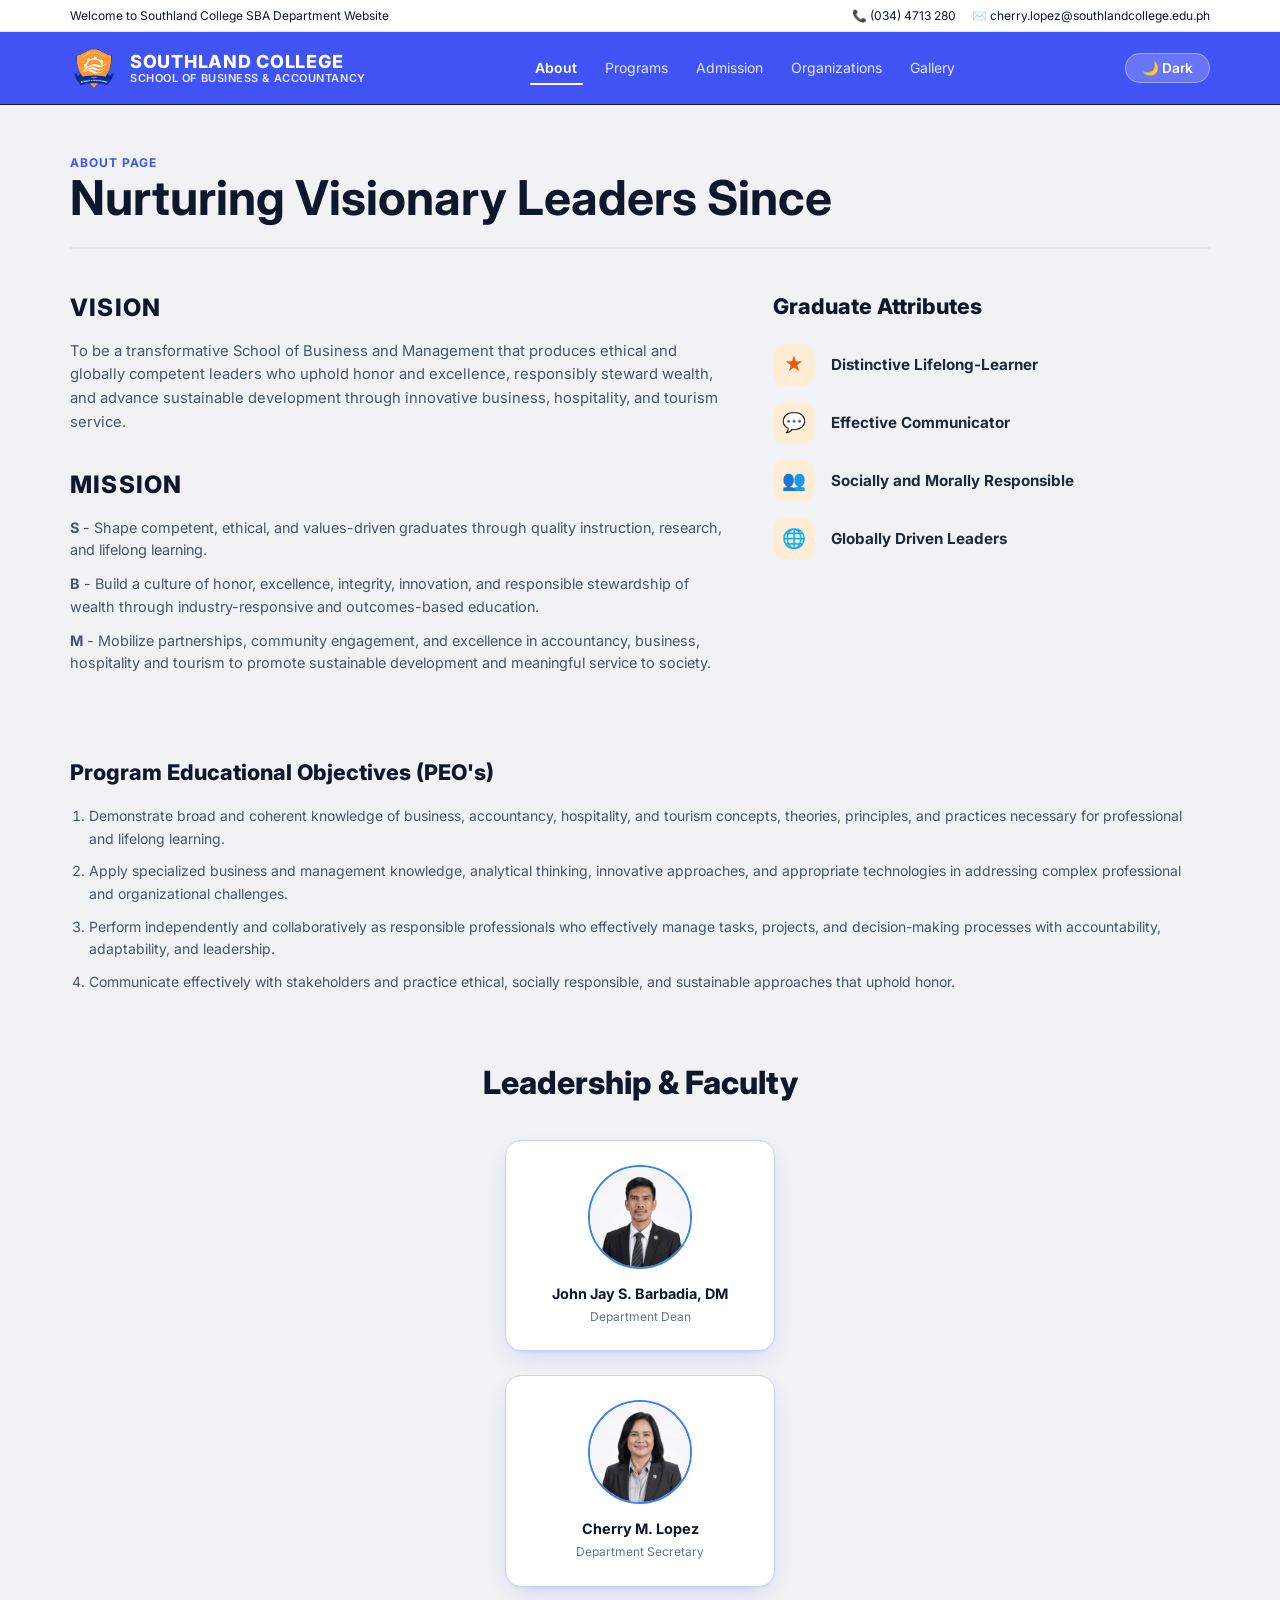
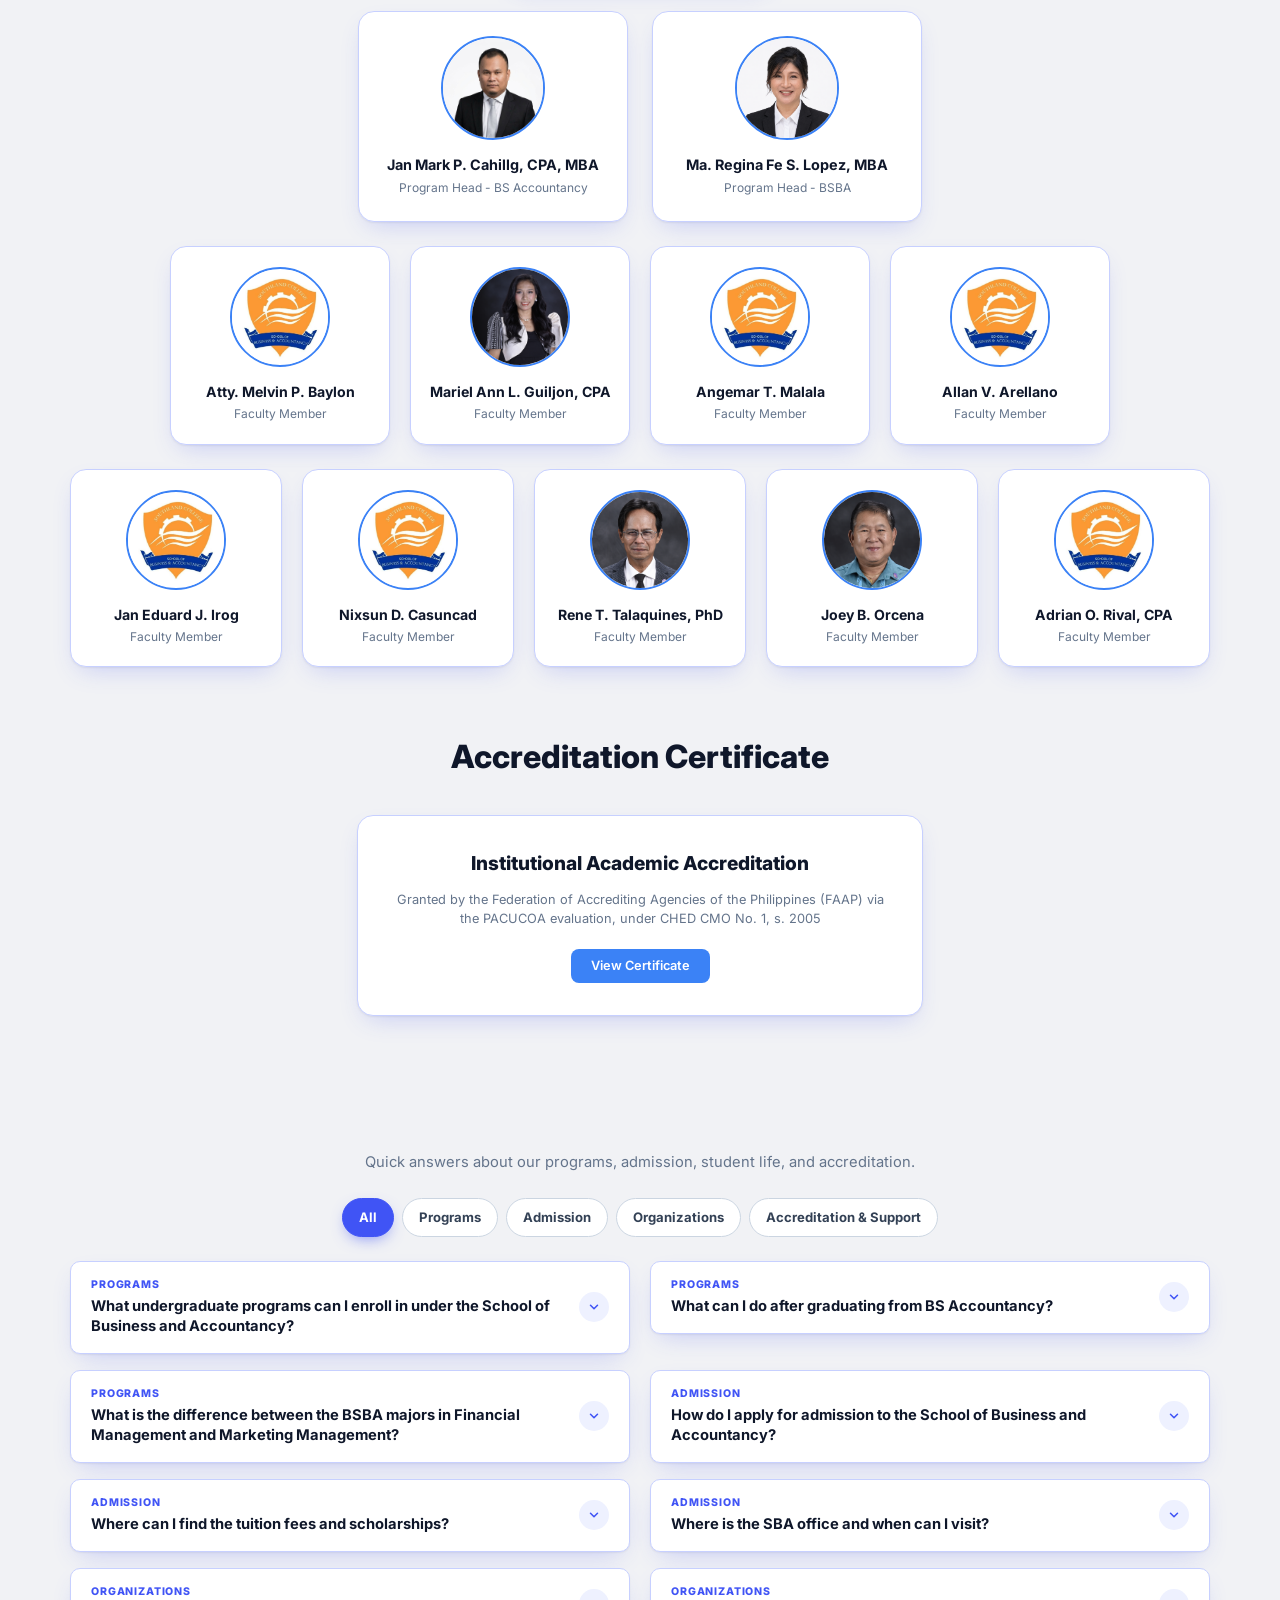
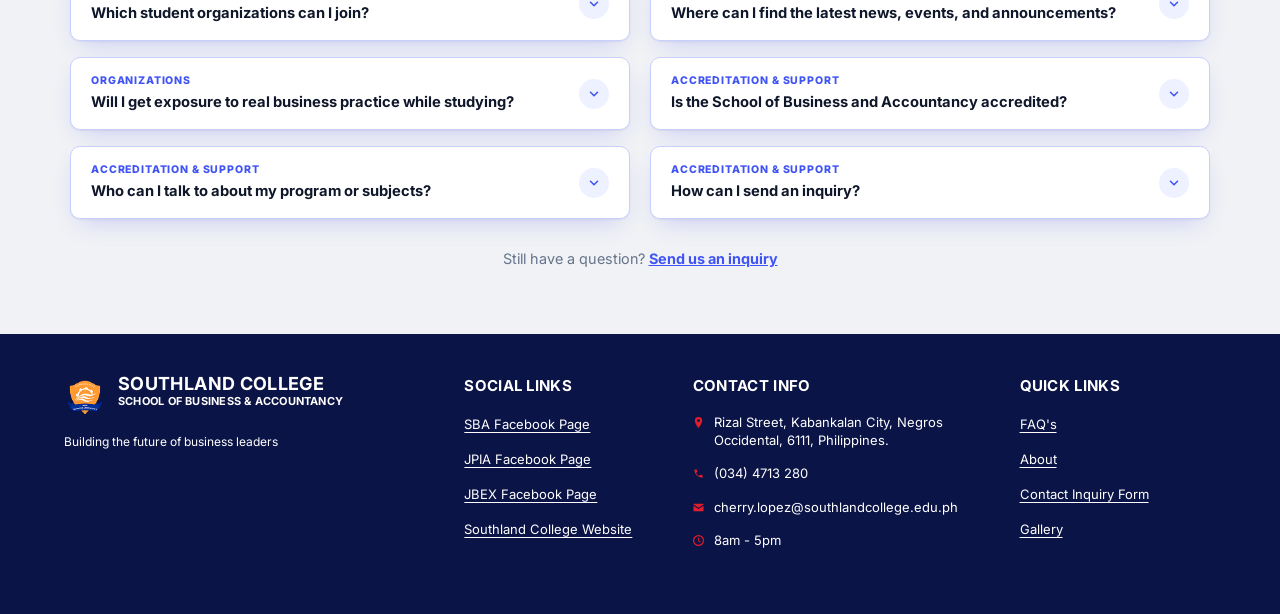
<file: SBAWb2.0/html/about.html>
<!DOCTYPE html>
<html lang="en">

<head>
    <meta charset="utf-8">
    <meta name="viewport" content="width=device-width, initial-scale=1, viewport-fit=cover">
    <title>Southland College - SBA | About</title>
    <link rel="stylesheet" href="../styles/global.css">
    <link rel="stylesheet" href="../styles/about.css">
    <!-- Google Fonts: Inter -->
    <link rel="preconnect" href="https://fonts.googleapis.com">
    <link rel="preconnect" href="https://fonts.gstatic.com" crossorigin>
    <link href="https://fonts.googleapis.com/css2?family=Inter:wght@300;400;500;600;700;800&display=swap"
        rel="stylesheet">
    <link rel="icon" type="image/png" href="../images/SBA%202%20(1).png">
    <link rel="apple-touch-icon" href="../images/SBA%202%20(1).png">
    <link rel="stylesheet" href="../styles/enhancements.css">
    <script>(function(r){r.classList.add('js');try{if(localStorage.getItem('theme')==='dark')r.classList.add('pre-dark');if(!sessionStorage.getItem('sba-intro')){r.classList.add('intro');sessionStorage.setItem('sba-intro','1')}}catch(e){}})(document.documentElement);</script>
    <script src="../site.js" defer></script>
</head>

<body>
    <!-- TOP ANNOUNCEMENT / UTILITY BAR -->
  <div class="top-bar">
        <div class="wrap top-bar-wrap">
            <span>Welcome to Southland College SBA Department Website</span>
            <div class="top-contact">
                <span>📞 (034) 4713 280</span>
                <span>✉️ cherry.lopez@southlandcollege.edu.ph</span>
            </div>
        </div>
    </div>

    <header>
        <div class="wrap">
            <a class="logo" href="index.html">
                <img src="../images/SBA 2 (1).png" alt="Southland College SBA Logo" class="logo-img">
                <div class="logo-text">
                    <span class="logo-title">SOUTHLAND COLLEGE</span>
                    <span class="logo-subtitle">SCHOOL OF BUSINESS & ACCOUNTANCY</span>
                </div>
            </a>
            <nav id="nav">
                <a href="about.html" class="on">About</a>
                <a href="programs.html">Programs</a>
                <a href="admission.html">Admission</a>
                <a href="organizations.html">Organizations</a>
                <a href="gallery.html">Gallery</a>
            </nav>
            <!-- Theme Toggle Button -->
            <button id="theme-toggle" class="theme-toggle-btn" aria-label="Toggle theme">🌙 Dark</button>
            <button class="menu" id="menu" aria-label="Toggle menu" aria-expanded="false">&#9776;</button>
        </div>
    </header>

    <main>
        <!-- ABOUT PAGE -->
        <section class="page on" id="about">
            <div class="wrap">

                <!-- PAGE HEAD -->
                <div class="pagehead">
                    <div class="eyebrow">About Page</div>
                    <h1>Nurturing Visionary Leaders Since</h1>
                </div>

                <!-- VISION, MISSION & GRADUATE ATTRIBUTES GRID -->
                <div class="about-top-grid">
                    <div class="vision-mission-col">
                        <div class="vm-block">
                            <h2>VISION</h2>
                            <p>To be a transformative School of Business and Management that produces ethical and
                                globally competent leaders who uphold honor and excellence, responsibly steward wealth,
                                and advance sustainable development through innovative business, hospitality, and
                                tourism service.</p>
                        </div>

                        <div class="vm-block">
                            <h2>Mission</h2>
                            <ul class="mission-list">
                                <li><strong>S</strong> - Shape competent, ethical, and values-driven graduates through
                                    quality instruction, research, and lifelong learning.</li>
                                <li><strong>B</strong> - Build a culture of honor, excellence, integrity, innovation,
                                    and responsible stewardship of wealth through industry-responsive and outcomes-based
                                    education.</li>
                                <li><strong>M</strong> - Mobilize partnerships, community engagement, and excellence in
                                    accountancy, business, hospitality and tourism to promote sustainable development
                                    and meaningful service to society.</li>
                            </ul>
                        </div>
                    </div>

                    <!-- GRADUATE ATTRIBUTES -->
                    <div class="attributes-col">
                        <h2>Graduate Attributes</h2>
                        <div class="attributes-list">
                            <div class="attribute-item">
                                <div class="attr-icon">★</div>
                                <span>Distinctive Lifelong-Learner</span>
                            </div>
                            <div class="attribute-item">
                                <div class="attr-icon">💬</div>
                                <span>Effective Communicator</span>
                            </div>
                            <div class="attribute-item">
                                <div class="attr-icon">👥</div>
                                <span>Socially and Morally Responsible</span>
                            </div>
                            <div class="attribute-item">
                                <div class="attr-icon">🌐</div>
                                <span>Globally Driven Leaders</span>
                            </div>
                        </div>
                    </div>
                </div>

                <!-- PROGRAM EDUCATIONAL OBJECTIVES -->
                <div class="peo-section">
                    <h2>Program Educational Objectives (PEO's)</h2>
                    <ol class="peo-list">
                        <li>Demonstrate broad and coherent knowledge of business, accountancy, hospitality, and tourism
                            concepts, theories, principles, and practices necessary for professional and lifelong
                            learning.</li>
                        <li>Apply specialized business and management knowledge, analytical thinking, innovative
                            approaches, and appropriate technologies in addressing complex professional and
                            organizational challenges.</li>
                        <li>Perform independently and collaboratively as responsible professionals who effectively
                            manage tasks, projects, and decision-making processes with accountability, adaptability, and
                            leadership.</li>
                        <li>Communicate effectively with stakeholders and practice ethical, socially responsible, and
                            sustainable approaches that uphold honor.</li>
                    </ol>
                </div>

                <!-- DEPARTMENT STAFF -->
                <div class="staff-section">
                    <h2 class="section-center-heading">Leadership & Faculty</h2>

                    <!-- Top Staff Level (Dean) -->
                    <div class="staff-row single">
                        <div class="staff-card">
                            <div class="staff-avatar">
                                <img src="../images/DEAN.jpg" alt="John Jay S. Barbadia, DM">
                            </div>
                            <h3>John Jay S. Barbadia, DM</h3>
                            <p>Department Dean</p>
                        </div>
                    </div>

                    <!-- Second Staff Level (Secretary) -->
                    <div class="staff-row single">
                        <div class="staff-card">
                            <div class="staff-avatar">
                                <img src="../images/SECRETARY.jpg" alt="Cherry M. Lopez">
                            </div>
                            <h3>Cherry M. Lopez</h3>
                            <p>Department Secretary</p>
                        </div>
                    </div>

                    <!-- Third Staff Level (Program Heads) -->
                    <div class="staff-row double">
                        <div class="staff-card">
                            <div class="staff-avatar">
                                <img src="../images/PROGRAM HEAD BSA.jpg" alt="Jan Mark P. Cahillg, CPA, MBA">
                            </div>
                            <h3>Jan Mark P. Cahillg, CPA, MBA</h3>
                            <p>Program Head - BS Accountancy</p>
                        </div>
                        <div class="staff-card">
                            <div class="staff-avatar">
                                <img src="../images/PROGRAM HEAD BSBA.png" alt="Ma. Regina Fe S. Lopez, MBA">
                            </div>
                            <h3>Ma. Regina Fe S. Lopez, MBA</h3>
                            <p>Program Head - BSBA</p>
                        </div>
                    </div>

                    <!-- Faculty row (4) -->
                    <div class="staff-row faculty quad">
                        <div class="staff-card">
                            <div class="staff-avatar">
                                <img src="../images/Logo.svg (1).jpg" alt="Atty. Melvin P. Baylon" loading="lazy">
                            </div>
                            <h3>Atty. Melvin P. Baylon</h3>
                            <p>Faculty Member</p>
                        </div>
                        <div class="staff-card">
                            <div class="staff-avatar">
                                <img src="../images/mariel ann.png" alt="Mariel Ann L. Guiljon, CPA" loading="lazy">
                            </div>
                            <h3>Mariel Ann L. Guiljon, CPA</h3>
                            <p>Faculty Member</p>
                        </div>
                        <div class="staff-card">
                            <div class="staff-avatar">
                                <img src="../images/Logo.svg (1).jpg" alt="Angemar T. Malala" loading="lazy">
                            </div>
                            <h3>Angemar T. Malala</h3>
                            <p>Faculty Member</p>
                        </div>
                        <div class="staff-card">
                            <div class="staff-avatar">
                                <img src="../images/Logo.svg (1).jpg" alt="Allan V. Arellano" loading="lazy">
                            </div>
                            <h3>Allan V. Arellano</h3>
                            <p>Faculty Member</p>
                        </div>
                    </div>

                    <!-- Faculty row (5) -->
                    <div class="staff-row faculty penta">
                        <div class="staff-card">
                            <div class="staff-avatar">
                                <img src="../images/Logo.svg (1).jpg" alt="Jan Eduard J. Irog" loading="lazy">
                            </div>
                            <h3>Jan Eduard J. Irog</h3>
                            <p>Faculty Member</p>
                        </div>
                        <div class="staff-card">
                            <div class="staff-avatar">
                                <img src="../images/Logo.svg (1).jpg" alt="Nixsun D. Casuncad" loading="lazy">
                            </div>
                            <h3>Nixsun D. Casuncad</h3>
                            <p>Faculty Member</p>
                        </div>
                        <div class="staff-card">
                            <div class="staff-avatar">
                                <img src="../images/sir rene.png" alt="Rene T. Talaquines, PhD" loading="lazy">
                            </div>
                            <h3>Rene T. Talaquines, PhD</h3>
                            <p>Faculty Member</p>
                        </div>
                        <div class="staff-card">
                            <div class="staff-avatar">
                                <img src="../images/sir joey.png" alt="Joey B. Orcena" loading="lazy">
                            </div>
                            <h3>Joey B. Orcena</h3>
                            <p>Faculty Member</p>
                        </div>
                        <div class="staff-card">
                            <div class="staff-avatar">
                                <img src="../images/Logo.svg (1).jpg" alt="Adrian O. Rival, CPA" loading="lazy">
                            </div>
                            <h3>Adrian O. Rival, CPA</h3>
                            <p>Faculty Member</p>
                        </div>
                    </div>
                </div>

                <!-- ACCREDITATION CERTIFICATE -->
                <div class="accreditation-section">
                    <h2 class="section-center-heading">Accreditation Certificate</h2>
                    <div class="accreditation-card">
                        <h3>Institutional Academic Accreditation</h3>
                        <p>Granted by the Federation of Accrediting Agencies of the Philippines (FAAP) via the PACUCOA
                            evaluation, under CHED CMO No. 1, s. 2005</p>
                        <button class="btn-certificate" id="view-cert-btn">View Certificate</button>
                    </div>
                </div>
                <!-- FREQUENTLY ASKED QUESTIONS -->
                <div class="faq-section" id="faq">
                    <h2 class="section-center-heading">Frequently Asked Questions</h2>
                    <p class="faq-intro">Quick answers about our programs, admission, student life, and accreditation.</p>

                    <div class="faq-filters" role="group" aria-label="Filter questions">
                        <button type="button" class="faq-chip is-active" data-filter="all" aria-pressed="true">All</button>
                        <button type="button" class="faq-chip" data-filter="programs" aria-pressed="false">Programs</button>
                        <button type="button" class="faq-chip" data-filter="admission" aria-pressed="false">Admission</button>
                        <button type="button" class="faq-chip" data-filter="life" aria-pressed="false">Organizations</button>
                        <button type="button" class="faq-chip" data-filter="support" aria-pressed="false">Accreditation &amp; Support</button>
                    </div>

                    <div class="faq-grid">
            <!-- FAQ 1 -->
            <details class="faq-card" data-cat="programs">
                <summary>
                    <span class="faq-text">
                        <span class="faq-cat">Programs</span>
                        <span class="faq-q">What undergraduate programs can I enroll in under the School of Business and Accountancy?</span>
                    </span>
                    <span class="faq-arrow"><svg viewBox="0 0 24 24" fill="none" stroke="currentColor" stroke-width="2.6" stroke-linecap="round" stroke-linejoin="round" aria-hidden="true"><polyline points="6 9 12 15 18 9"></polyline></svg></span>
                </summary>
                <div class="faq-body"><p>We offer undergraduate degree programs including Bachelor of Science in Accountancy (BSA), Bachelor of Science in Business Administration (BSBA) with majors in Marketing Management and Financial Management.</p></div>
            </details>
            <!-- FAQ 2 -->
            <details class="faq-card" data-cat="programs">
                <summary>
                    <span class="faq-text">
                        <span class="faq-cat">Programs</span>
                        <span class="faq-q">What can I do after graduating from BS Accountancy?</span>
                    </span>
                    <span class="faq-arrow"><svg viewBox="0 0 24 24" fill="none" stroke="currentColor" stroke-width="2.6" stroke-linecap="round" stroke-linejoin="round" aria-hidden="true"><polyline points="6 9 12 15 18 9"></polyline></svg></span>
                </summary>
                <div class="faq-body"><p>BS Accountancy prepares future CPAs for audit, tax advisory, financial reporting, and government regulatory oversight. Graduates can pursue corporate and private accounting, government, tax and advisory, public practice, or academia.</p></div>
            </details>
            <!-- FAQ 3 -->
            <details class="faq-card" data-cat="programs">
                <summary>
                    <span class="faq-text">
                        <span class="faq-cat">Programs</span>
                        <span class="faq-q">What is the difference between the BSBA majors in Financial Management and Marketing Management?</span>
                    </span>
                    <span class="faq-arrow"><svg viewBox="0 0 24 24" fill="none" stroke="currentColor" stroke-width="2.6" stroke-linecap="round" stroke-linejoin="round" aria-hidden="true"><polyline points="6 9 12 15 18 9"></polyline></svg></span>
                </summary>
                <div class="faq-body"><p>Financial Management prepares you for corporate finance, banking, asset investments, and risk management, with careers in treasury, wealth management, and investment, commercial and retail banking. Marketing Management focuses on sales, brand positioning, digital campaigns, and market research, with careers in brand and product management, digital marketing, and commercial accounts.</p></div>
            </details>
            <!-- FAQ 4 -->
            <details class="faq-card" data-cat="admission">
                <summary>
                    <span class="faq-text">
                        <span class="faq-cat">Admission</span>
                        <span class="faq-q">How do I apply for admission to the School of Business and Accountancy?</span>
                    </span>
                    <span class="faq-arrow"><svg viewBox="0 0 24 24" fill="none" stroke="currentColor" stroke-width="2.6" stroke-linecap="round" stroke-linejoin="round" aria-hidden="true"><polyline points="6 9 12 15 18 9"></polyline></svg></span>
                </summary>
                <div class="faq-body"><p>Visit the Admission page for the step-by-step process and the online enrollment form. You can also send us an inquiry first if you would like help choosing a program.</p></div>
            </details>
            <!-- FAQ 5 -->
            <details class="faq-card" data-cat="admission">
                <summary>
                    <span class="faq-text">
                        <span class="faq-cat">Admission</span>
                        <span class="faq-q">Where can I find the tuition fees and scholarships?</span>
                    </span>
                    <span class="faq-arrow"><svg viewBox="0 0 24 24" fill="none" stroke="currentColor" stroke-width="2.6" stroke-linecap="round" stroke-linejoin="round" aria-hidden="true"><polyline points="6 9 12 15 18 9"></polyline></svg></span>
                </summary>
                <div class="faq-body"><p>The Admission page lists the tuition breakdown in its tuition tabs and has a Student Assistance &amp; Scholarships section showing the assistance available to students.</p></div>
            </details>
            <!-- FAQ 6 -->
            <details class="faq-card" data-cat="admission">
                <summary>
                    <span class="faq-text">
                        <span class="faq-cat">Admission</span>
                        <span class="faq-q">Where is the SBA office and when can I visit?</span>
                    </span>
                    <span class="faq-arrow"><svg viewBox="0 0 24 24" fill="none" stroke="currentColor" stroke-width="2.6" stroke-linecap="round" stroke-linejoin="round" aria-hidden="true"><polyline points="6 9 12 15 18 9"></polyline></svg></span>
                </summary>
                <div class="faq-body"><p>We are at Rizal Street, Kabankalan City, Negros Occidental, 6111, open from 8am to 5pm. You can also reach us at (034) 793 3543 or SBA@southlandcollege.edu.ph.</p></div>
            </details>
            <!-- FAQ 7 -->
            <details class="faq-card" data-cat="life">
                <summary>
                    <span class="faq-text">
                        <span class="faq-cat">Organizations</span>
                        <span class="faq-q">Which student organizations can I join?</span>
                    </span>
                    <span class="faq-arrow"><svg viewBox="0 0 24 24" fill="none" stroke="currentColor" stroke-width="2.6" stroke-linecap="round" stroke-linejoin="round" aria-hidden="true"><polyline points="6 9 12 15 18 9"></polyline></svg></span>
                </summary>
                <div class="faq-body"><p>Accountancy students can join the Junior Philippine Institute of Accountants (JPIA), while business students can join the Junior Business Executives (JBEX). Visit the Organizations page to learn what each one does.</p></div>
            </details>
            <!-- FAQ 8 -->
            <details class="faq-card" data-cat="life">
                <summary>
                    <span class="faq-text">
                        <span class="faq-cat">Organizations</span>
                        <span class="faq-q">Where can I find the latest news, events, and announcements?</span>
                    </span>
                    <span class="faq-arrow"><svg viewBox="0 0 24 24" fill="none" stroke="currentColor" stroke-width="2.6" stroke-linecap="round" stroke-linejoin="round" aria-hidden="true"><polyline points="6 9 12 15 18 9"></polyline></svg></span>
                </summary>
                <div class="faq-body"><p>The Gallery page gathers our latest news, events, and media, including posts from the SBA, JPIA, and JBEX Facebook pages.</p></div>
            </details>
            <!-- FAQ 9 -->
            <details class="faq-card" data-cat="life">
                <summary>
                    <span class="faq-text">
                        <span class="faq-cat">Organizations</span>
                        <span class="faq-q">Will I get exposure to real business practice while studying?</span>
                    </span>
                    <span class="faq-arrow"><svg viewBox="0 0 24 24" fill="none" stroke="currentColor" stroke-width="2.6" stroke-linecap="round" stroke-linejoin="round" aria-hidden="true"><polyline points="6 9 12 15 18 9"></polyline></svg></span>
                </summary>
                <div class="faq-body"><p>Yes. SBA works with industry partners, and student organizations such as JBEX run real-world business projects, corporate expos, and seminars that connect classroom learning to actual business practice.</p></div>
            </details>
            <!-- FAQ 10 -->
            <details class="faq-card" data-cat="support">
                <summary>
                    <span class="faq-text">
                        <span class="faq-cat">Accreditation &amp; Support</span>
                        <span class="faq-q">Is the School of Business and Accountancy accredited?</span>
                    </span>
                    <span class="faq-arrow"><svg viewBox="0 0 24 24" fill="none" stroke="currentColor" stroke-width="2.6" stroke-linecap="round" stroke-linejoin="round" aria-hidden="true"><polyline points="6 9 12 15 18 9"></polyline></svg></span>
                </summary>
                <div class="faq-body"><p>Our institutional academic accreditation is granted by the Federation of Accrediting Agencies of the Philippines (FAAP) via the PACUCOA evaluation, under CHED CMO No. 1, s. 2005. You can view the certificate in the Accreditation Certificate section on this page.</p></div>
            </details>
            <!-- FAQ 11 -->
            <details class="faq-card" data-cat="support">
                <summary>
                    <span class="faq-text">
                        <span class="faq-cat">Accreditation &amp; Support</span>
                        <span class="faq-q">Who can I talk to about my program or subjects?</span>
                    </span>
                    <span class="faq-arrow"><svg viewBox="0 0 24 24" fill="none" stroke="currentColor" stroke-width="2.6" stroke-linecap="round" stroke-linejoin="round" aria-hidden="true"><polyline points="6 9 12 15 18 9"></polyline></svg></span>
                </summary>
                <div class="faq-body"><p>You can approach our Department Dean, Department Secretary, or the Program Heads of BS Accountancy and BSBA. They are listed in the Department Staff section of this page.</p></div>
            </details>
            <!-- FAQ 12 -->
            <details class="faq-card" data-cat="support">
                <summary>
                    <span class="faq-text">
                        <span class="faq-cat">Accreditation &amp; Support</span>
                        <span class="faq-q">How can I send an inquiry?</span>
                    </span>
                    <span class="faq-arrow"><svg viewBox="0 0 24 24" fill="none" stroke="currentColor" stroke-width="2.6" stroke-linecap="round" stroke-linejoin="round" aria-hidden="true"><polyline points="6 9 12 15 18 9"></polyline></svg></span>
                </summary>
                <div class="faq-body"><p>Use the Contact Inquiry Form on the Admission page, call (034) 793 3543, or email SBA@southlandcollege.edu.ph. Our office hours are 8am to 5pm.</p></div>
            </details>
                    </div>

                    <p class="faq-help">Still have a question? <a href="admission.html">Send us an inquiry</a></p>
                </div>
            </div>
        </section>
    </main>

    <!-- CERTIFICATE FLOATING MODAL -->
    <div id="cert-modal" class="cert-modal" aria-hidden="true" role="dialog" aria-modal="true" aria-labelledby="cert-title">
        <div class="cert-modal-content">
            <div class="cert-head">
                <div>
                    <span class="cert-eyebrow">Accreditation</span>
                    <h3 id="cert-title">Institutional Academic Accreditation</h3>
                </div>
                <button class="cert-modal-close" id="close-cert-btn" aria-label="Close certificate">&times;</button>
            </div>
            <div class="cert-frame">
                <img src="../images/accreditation-certificate.png" alt="PACUCOA Accreditation Candidate Status Certificate" class="cert-modal-img">
            </div>
            <p class="cert-foot">FAAP via PACUCOA &middot; CHED CMO No. 1, s. 2005 &middot; Press Esc to close</p>
        </div>
    </div>

    <!-- FOOTER -->

<!-- FAQ: smooth accordion + category filter -->
<script>
(function () {
    var grid = document.querySelector('.faq-grid');
    if (!grid) return;
    var cards = Array.prototype.slice.call(grid.querySelectorAll('.faq-card'));
    var chips = Array.prototype.slice.call(document.querySelectorAll('.faq-chip'));
    var reduce = window.matchMedia && matchMedia('(prefers-reduced-motion: reduce)').matches;

    function animate(card, toOpen) {
        var body = card.querySelector('.faq-body');
        var startH = card.open ? body.offsetHeight : 0;
        if (card._a) card._a.cancel();
        if (toOpen) { card.open = true; card.classList.add('is-open'); }
        else { card.classList.remove('is-open'); }
        var endH = toOpen ? body.scrollHeight : 0;
        if (reduce) { if (!toOpen) card.open = false; return; }
        card._a = body.animate(
            [{ height: startH + 'px', opacity: toOpen ? (startH ? 1 : 0) : 1 },
             { height: endH + 'px', opacity: toOpen ? 1 : 0 }],
            { duration: toOpen ? 420 : 300, easing: 'cubic-bezier(.2,.8,.2,1)' });
        card._a.onfinish = function () { card._a = null; if (!toOpen) card.open = false; };
        card._a.oncancel = function () { card._a = null; };
    }

    cards.forEach(function (card) {
        card.querySelector('summary').addEventListener('click', function (e) {
            e.preventDefault();
            var toOpen = !card.classList.contains('is-open');
            if (toOpen) cards.forEach(function (o) { if (o !== card && o.classList.contains('is-open')) animate(o, false); });
            animate(card, toOpen);
            if (toOpen) setTimeout(function () {
                var r = card.getBoundingClientRect();
                if (r.bottom > window.innerHeight - 12) card.scrollIntoView({ block: 'nearest', behavior: 'smooth' });
            }, 440);
        });
    });

    chips.forEach(function (chip) {
        chip.addEventListener('click', function () {
            chips.forEach(function (x) { x.classList.toggle('is-active', x === chip); x.setAttribute('aria-pressed', x === chip); });
            var f = chip.getAttribute('data-filter'), i = 0;
            cards.forEach(function (c) {
                if (c._a) c._a.cancel();
                c.open = false; c.classList.remove('is-open', 'rv', 'in', 'faq-pop');
                var show = f === 'all' || c.getAttribute('data-cat') === f;
                c.hidden = !show;
                if (show) { c.style.setProperty('--i', i++); void c.offsetWidth; c.classList.add('faq-pop'); }
            });
        });
    });
})();
</script>


    <!-- FOOTER -->
<footer>
    <div class="wrap">
        <div>
            <div class="logo">
                <img src="../images/SBA 2 (1).png" alt="Southland College SBA Logo" class="logo-img">
                <div class="logo-text">
                    <span class="logo-title">SOUTHLAND COLLEGE</span>
                    <span class="logo-subtitle">SCHOOL OF BUSINESS &amp; ACCOUNTANCY</span>
                </div>
            </div>
            <p class="footer-tagline">Building the future of business leaders</p>
            <div class="footer-social-row">
               
            </div>
        </div>

        <div class="footer-links">
            <h4>Social Links</h4>
            <a href="https://www.facebook.com/SCBusinessAndAccountancy" target="_blank" rel="noopener">SBA Facebook Page</a>
            <a href="https://www.facebook.com/SCJPIA" target="_blank" rel="noopener">JPIA Facebook Page</a>
            <a href="https://www.facebook.com/SCJBEX" target="_blank" rel="noopener">JBEX Facebook Page</a>
            <a href="https://www.southlandcollege.edu.ph/" target="_blank" rel="noopener">Southland College Website</a>
        </div>
        
        <div>
            <h4>Contact Info</h4>
            <div class="footer-item">
                <svg viewBox="0 0 24 24" aria-hidden="true"><path d="M12 0a8 8 0 0 0-8 8c0 6 8 16 8 16s8-10 8-16a8 8 0 0 0-8-8zm0 11a3 3 0 1 1 0-6 3 3 0 0 1 0 6z"/></svg>
                <span>Rizal Street, Kabankalan City, Negros Occidental, 6111, Philippines.</span>
            </div>
            <div class="footer-item">
                <svg viewBox="0 0 24 24" aria-hidden="true"><path d="M6.6 10.8a15 15 0 0 0 6.6 6.6l2.2-2.2a1 1 0 0 1 1-.25 11 11 0 0 0 3.6.57 1 1 0 0 1 1 1V20a1 1 0 0 1-1 1A17 17 0 0 1 3 4a1 1 0 0 1 1-1h3.5a1 1 0 0 1 1 1c0 1.25.2 2.45.57 3.57a1 1 0 0 1-.25 1z"/></svg>
                <span>(034) 4713 280</span>
            </div>
            <div class="footer-item">
                <svg viewBox="0 0 24 24" aria-hidden="true"><path d="M2 4h20a1 1 0 0 1 1 1v.5l-11 7-11-7V5a1 1 0 0 1 1-1zm-1 4.2 11 7 11-7V19a1 1 0 0 1-1 1H2a1 1 0 0 1-1-1z"/></svg>
                <span>cherry.lopez@southlandcollege.edu.ph</span>
            </div>
            <div class="footer-item">
                <svg viewBox="0 0 24 24" aria-hidden="true"><path d="M12 0a12 12 0 1 0 0 24 12 12 0 0 0 0-24zm0 21.5a9.5 9.5 0 1 1 0-19 9.5 9.5 0 0 1 0 19zM12.8 6h-2v7l5.2 3.1 1-1.6-4.2-2.5z"/></svg>
                <span>8am - 5pm</span>
            </div>
        </div>

        <div class="footer-links">
            <h4>Quick Links</h4>
            <a href="#faq">FAQ's</a>
            <a href="about.html">About</a>
            <a href="admission.html#contact">Contact Inquiry Form</a>
            <a href="gallery.html">Gallery</a>
        </div>
    </div>
</footer>

    <script>
        // Certificate modal (animation is handled in about.css)
        (function () {
            var modal = document.getElementById('cert-modal');
            var openBtn = document.getElementById('view-cert-btn');
            var closeBtn = document.getElementById('close-cert-btn');
            var lastFocus = null;

            function openCert() {
                lastFocus = document.activeElement;
                modal.classList.add('open');
                modal.setAttribute('aria-hidden', 'false');
                document.body.style.overflow = 'hidden';
                setTimeout(function () { closeBtn.focus(); }, 60);
            }
            function closeCert() {
                modal.classList.remove('open');
                modal.setAttribute('aria-hidden', 'true');
                document.body.style.overflow = '';
                if (lastFocus && lastFocus.focus) lastFocus.focus();
            }

            openBtn.addEventListener('click', openCert);
            closeBtn.addEventListener('click', closeCert);
            modal.addEventListener('click', function (e) { if (e.target === modal) closeCert(); });
            document.addEventListener('keydown', function (e) {
                if (!modal.classList.contains('open')) return;
                if (e.key === 'Escape') closeCert();
                if (e.key === 'Tab') { e.preventDefault(); closeBtn.focus(); }
            });
        })();
    </script>
</body>

</html>
</file>
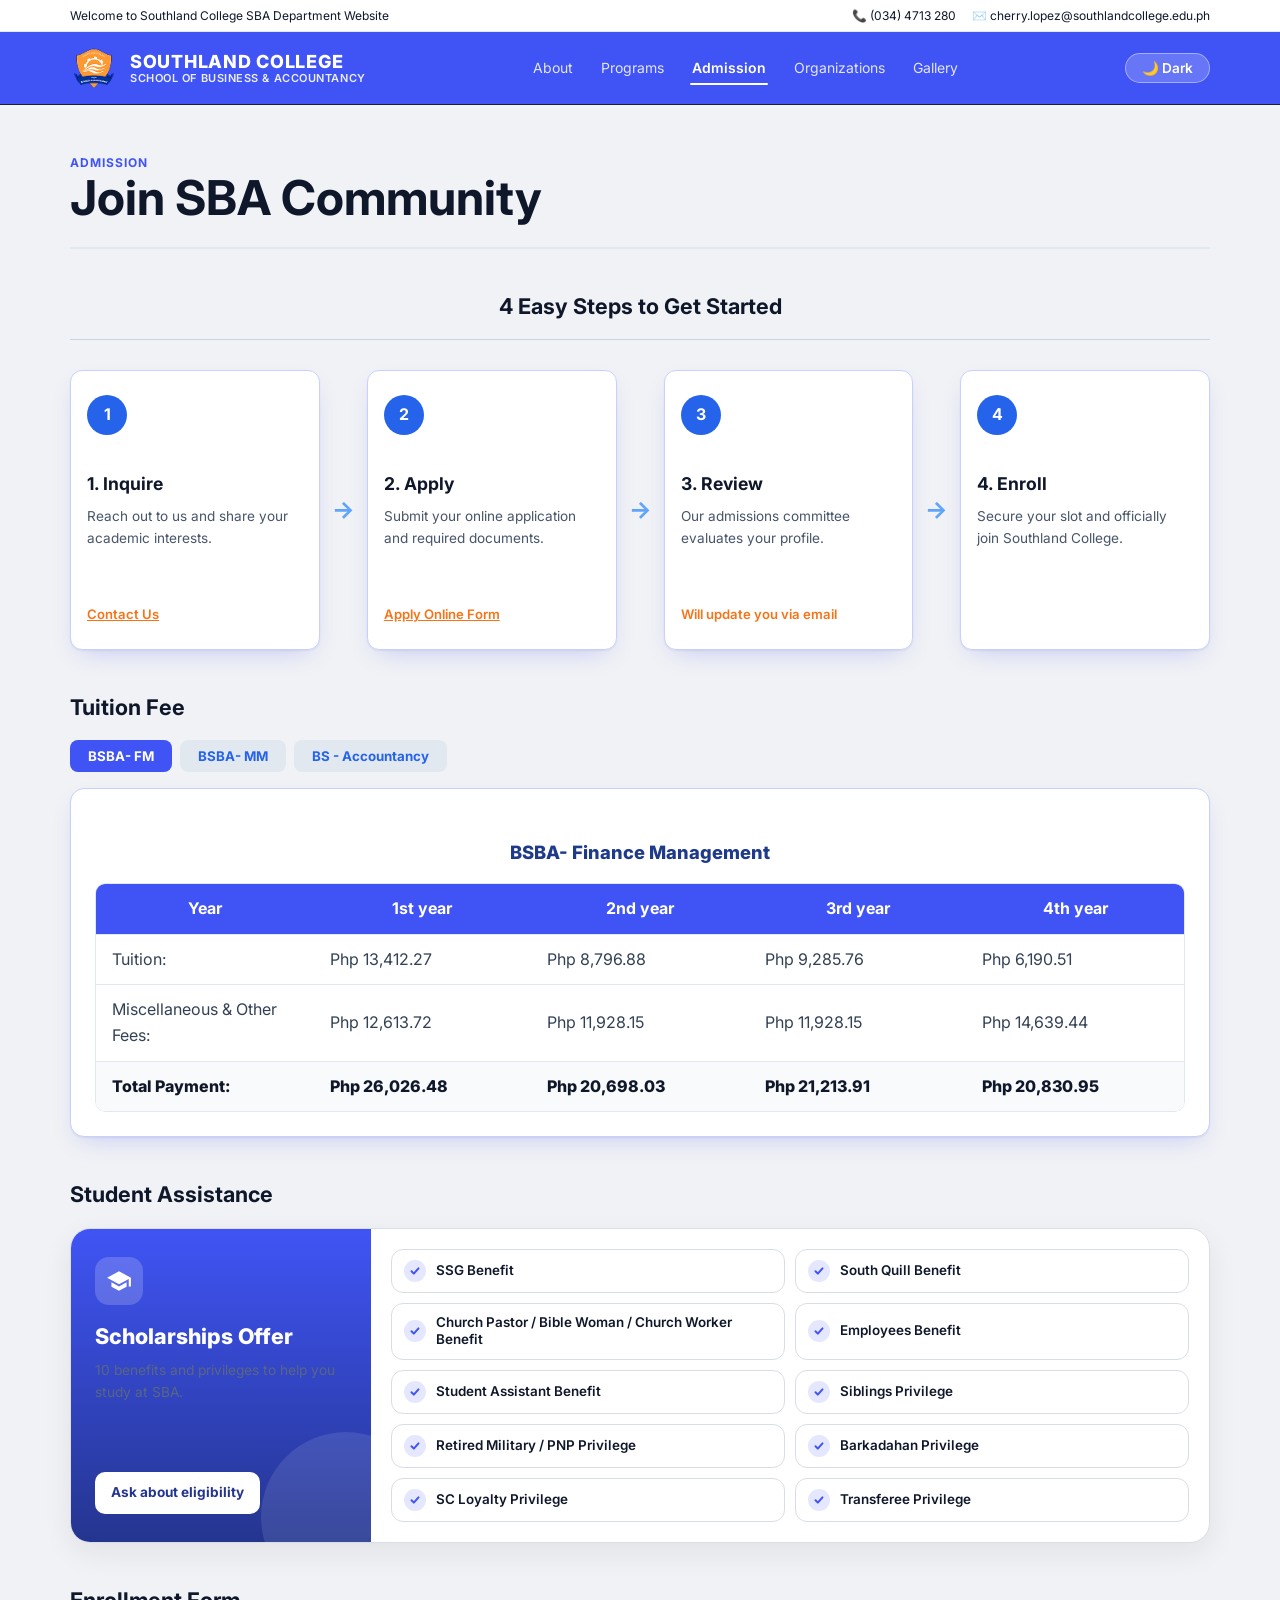
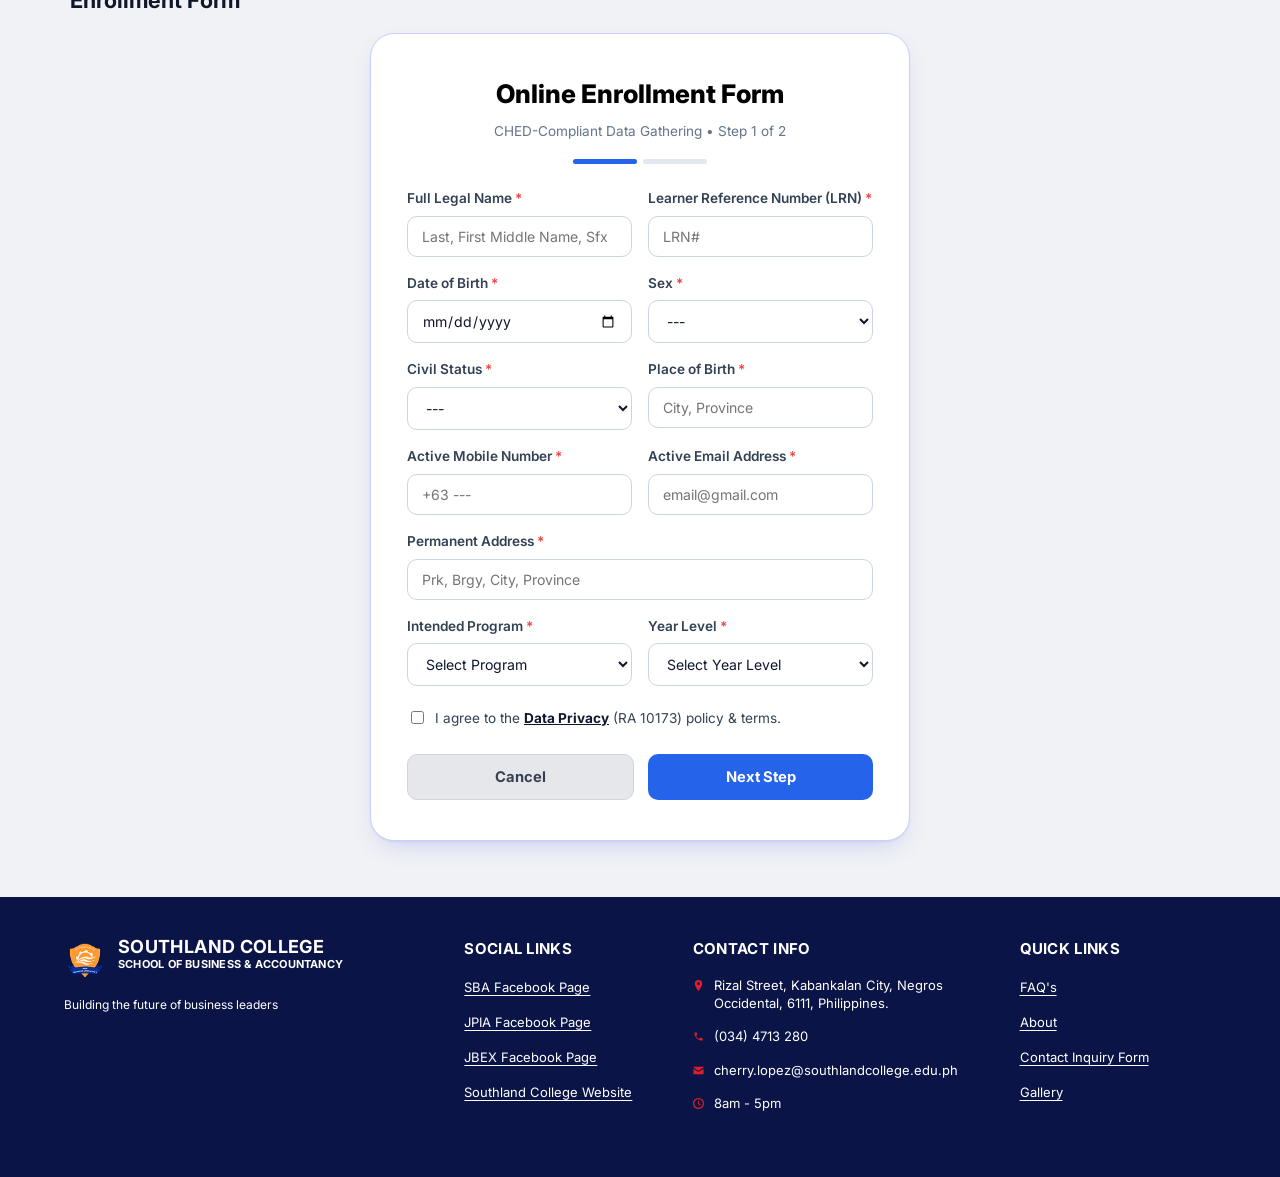
<file: SBAWb2.0/html/admission.html>
<!DOCTYPE html>
<html lang="en">

<head>
    <meta charset="utf-8">
    <meta name="viewport" content="width=device-width, initial-scale=1, viewport-fit=cover">
    <title>Southland College - SBA | Admission</title>
    <link rel="stylesheet" href="../styles/global.css">
    <link rel="stylesheet" href="../styles/admission.css">
    <!-- Google Fonts: Inter -->
    <link rel="preconnect" href="https://fonts.googleapis.com">
    <link rel="preconnect" href="https://fonts.gstatic.com" crossorigin>
    <link href="https://fonts.googleapis.com/css2?family=Inter:wght@300;400;500;600;700;800&display=swap"
        rel="stylesheet">
    <link rel="icon" type="image/png" href="../images/SBA%202%20(1).png">
    <link rel="apple-touch-icon" href="../images/SBA%202%20(1).png">
    <link rel="stylesheet" href="../styles/enhancements.css">
    <script>(function(r){r.classList.add('js');try{if(localStorage.getItem('theme')==='dark')r.classList.add('pre-dark');if(!sessionStorage.getItem('sba-intro')){r.classList.add('intro');sessionStorage.setItem('sba-intro','1')}}catch(e){}})(document.documentElement);</script>
    <script src="../site.js" defer></script>
</head>

<body>
    <!-- TOP ANNOUNCEMENT / UTILITY BAR -->
<div class="top-bar">
        <div class="wrap top-bar-wrap">
            <span>Welcome to Southland College SBA Department Website</span>
            <div class="top-contact">
                <span>📞 (034) 4713 280</span>
                <span>✉️ cherry.lopez@southlandcollege.edu.ph</span>
            </div>
        </div>
    </div>

    <header>
        <div class="wrap">
            <a class="logo" href="index.html">
                <img src="../images/SBA 2 (1).png" alt="Southland College SBA Logo" class="logo-img">
                <div class="logo-text">
                    <span class="logo-title">SOUTHLAND COLLEGE</span>
                    <span class="logo-subtitle">SCHOOL OF BUSINESS & ACCOUNTANCY</span>
                </div>
            </a>
            <nav id="nav">
                <a href="about.html">About</a>
                <a href="programs.html">Programs</a>
                <a href="admission.html" class="on">Admission</a>
                <a href="organizations.html">Organizations</a>
                <a href="gallery.html">Gallery</a>
            </nav>
            <!-- Theme Toggle Button -->
            <button id="theme-toggle" class="theme-toggle-btn" aria-label="Toggle theme">🌙 Dark</button>
            <button class="menu" id="menu" aria-label="Toggle menu" aria-expanded="false">&#9776;</button>
        </div>
    </header>

    <main>
        <!-- ADMISSION PAGE -->
        <section class="page on" id="admission">
            <div class="wrap">
                <div class="pagehead">
                    <div class="eyebrow">Admission</div>
                    <h1>Join SBA Community</h1>
                </div>

                <!-- 4 Easy Steps Section -->
                <div class="steps-container">
                    <h3 class="steps-title">4 Easy Steps to Get Started</h3>
                    <hr class="steps-divider">

                    <div class="steps-grid">
                        <!-- Step 1 -->
                        <div class="step-card">
                            <div class="step-badge">1</div>
                            <h4>1. Inquire</h4>
                            <p>Reach out to us and share your academic interests.</p>
                            <a href="#contact" id="open-contact" class="step-link orange-link" role="button">Contact Us</a>
                        </div>
                        <div class="step-arrow">&rarr;</div>

                        <!-- Step 2 -->
                        <div class="step-card">
                            <div class="step-badge">2</div>
                            <h4>2. Apply</h4>
                            <p>Submit your online application and required documents.</p>
                            <a href="#apply" id="go-apply" class="step-link orange-link">Apply Online Form</a>
                        </div>
                        <div class="step-arrow">&rarr;</div>

                        <!-- Step 3 -->
                        <div class="step-card">
                            <div class="step-badge">3</div>
                            <h4>3. Review</h4>
                            <p>Our admissions committee evaluates your profile.</p>
                            <span class="step-note orange-note">Will update you via email</span>
                        </div>
                        <div class="step-arrow">&rarr;</div>

                        <!-- Step 4 -->
                        <div class="step-card">
                            <div class="step-badge">4</div>
                            <h4>4. Enroll</h4>
                            <p>Secure your slot and officially join Southland College.</p>
                        </div>
                    </div>
                </div>

                <!-- Tuition Fee Section -->
                <div class="tuition-section">
                    <h3 class="section-subtitle">Tuition Fee</h3>

                    <!-- Navigation Tabs -->
                    <div class="tuition-tabs">
                        <button class="tuition-tab active" onclick="switchTuitionTab(event, 'bsba-fm')">BSBA-
                            FM</button>
                        <button class="tuition-tab" onclick="switchTuitionTab(event, 'bsba-mm')">BSBA- MM</button>
                        <button class="tuition-tab" onclick="switchTuitionTab(event, 'bs-accountancy')">BS -
                            Accountancy</button>
                    </div>

                    <div class="tuition-card">
                        <!-- BSBA-FM Table -->
                        <div id="bsba-fm" class="tuition-content">
                            <h4 class="tuition-card-title">BSBA- Finance Management</h4>
                            <div class="table-responsive">
                                <table class="tuition-table">
                                    <thead>
                                        <tr>
                                            <th>Year</th>
                                            <th>1st year</th>
                                            <th>2nd year</th>
                                            <th>3rd year</th>
                                            <th>4th year</th>
                                        </tr>
                                    </thead>
                                    <tbody>
                                        <tr>
                                            <td>Tuition:</td>
                                            <td>Php 13,412.27</td>
                                            <td>Php 8,796.88</td>
                                            <td>Php 9,285.76</td>
                                            <td>Php 6,190.51</td>
                                        </tr>
                                        <tr>
                                            <td>Miscellaneous & Other Fees:</td>
                                            <td>Php 12,613.72</td>
                                            <td>Php 11,928.15</td>
                                            <td>Php 11,928.15</td>
                                            <td>Php 14,639.44</td>
                                        </tr>
                                        <tr class="total-row">
                                            <td>Total Payment:</td>
                                            <td>Php 26,026.48</td>
                                            <td>Php 20,698.03</td>
                                            <td>Php 21,213.91</td>
                                            <td>Php 20,830.95</td>
                                        </tr>
                                    </tbody>
                                </table>
                            </div>
                        </div>

                        <!-- BSBA-MM Table -->
                        <div id="bsba-mm" class="tuition-content" style="display: none;">
                            <h4 class="tuition-card-title">BSBA- Marketing Management</h4>
                            <div class="table-responsive">
                                <table class="tuition-table">
                                    <thead>
                                        <tr>
                                            <th>Year</th>
                                            <th>1st year</th>
                                            <th>2nd year</th>
                                            <th>3rd year</th>
                                            <th>4th year</th>
                                        </tr>
                                    </thead>
                                    <tbody>
                                        <tr>
                                            <td>Tuition:</td>
                                            <td>Php 13,412.76</td>
                                            <td>Php 8,769.88</td>
                                            <td>Php 9,285.76</td>
                                            <td>Php 6,190.51</td>
                                        </tr>
                                        <tr>
                                            <td>Miscellaneous & Other Fees:</td>
                                            <td>Php 12,613.72</td>
                                            <td>Php 11,928.15</td>
                                            <td>Php 11,928.15</td>
                                            <td>Php 14,639.44</td>
                                        </tr>
                                        <tr class="total-row">
                                            <td>Total Payment:</td>
                                            <td>Php 26,026.48</td>
                                            <td>Php 20,698.03</td>
                                            <td>Php 21,213.91</td>
                                            <td>Php 20,829.95</td>
                                        </tr>
                                    </tbody>
                                </table>
                            </div>
                        </div>

                        <!-- BS Accountancy Table -->
                        <div id="bs-accountancy" class="tuition-content" style="display: none;">
                            <h4 class="tuition-card-title">Bachelor of Science in Accountancy</h4>
                            <div class="table-responsive">
                                <table class="tuition-table">
                                    <thead>
                                        <tr>
                                            <th>Year</th>
                                            <th>1st year</th>
                                            <th>2nd year</th>
                                            <th>3rd year</th>
                                            <th>4th year</th>
                                        </tr>
                                    </thead>
                                    <tbody>
                                        <tr>
                                            <td>Tuition:</td>
                                            <td>Php 14,960.39</td>
                                            <td>Php 14,960.39</td>
                                            <td>Php 15,476.27</td>
                                            <td>Php 7,738.13</td>
                                        </tr>
                                        <tr>
                                           <td>Miscellaneous & Other Fees:</td>
                                            <td>Php 12,613.72</td>
                                            <td>Php 11,928.15</td>
                                            <td>Php 11,928.15</td>
                                            <td>Php 14,639.44</td>
                                        </tr>
                                        <tr class="total-row">
                                            <td>Total Payment:</td>
                                            <td>Php 27,574.11</td>
                                            <td>Php 30,370.07</td>
                                            <td>Php 27,404.41</td>
                                            <td>Php 22,377.57</td>
                                        </tr>
                                    </tbody>
                                </table>
                            </div>
                        </div>
                    </div>
                </div>

<!-- Student Assistance Section -->
<div class="student-assistance-section">
    <h3 class="section-subtitle">Student Assistance</h3>

    <div class="sa-card">
        <div class="sa-side">
            <span class="sa-ico" aria-hidden="true"><svg viewBox="0 0 24 24"><path d="M12 3 1 9l11 6 9-4.9V17h2V9L12 3zM5 13.2v4L12 21l7-3.8v-4L12 17l-7-3.8z"/></svg></span>
            <h4 class="sa-title">Scholarships Offer</h4>
            <p class="sa-sub">10 benefits and privileges to help you study at SBA.</p>
            <button type="button" class="sa-btn" data-open-contact>Ask about eligibility</button>
        </div>
        <ul class="sa-list">
            <li>SSG Benefit</li>
            <li>South Quill Benefit</li>
            <li>Church Pastor / Bible Woman / Church Worker Benefit</li>
            <li>Employees Benefit</li>
            <li>Student Assistant Benefit</li>
            <li>Siblings Privilege</li>
            <li>Retired Military / PNP Privilege</li>
            <li>Barkadahan Privilege</li>
            <li>SC Loyalty Privilege</li>
            <li>Transferee Privilege</li>
        </ul>
    </div>
</div>

<!-- Enrollment Form Section -->
<div class="enrollment-section" id="apply">
    <h3 class="section-subtitle">Enrollment Form</h3>

    <div class="enrollment-card" id="enroll-card">
        <div class="enr-main">
            <div class="form-header">
                <h2>Online Enrollment Form</h2>
                <p class="form-subtitle" id="enr-sub">CHED-Compliant Data Gathering • Step 1 of 2</p>
                <div class="step-progress" aria-hidden="true">
                    <span class="progress-bar active"></span>
                    <span class="progress-bar" id="pb2"></span>
                </div>
            </div>

            <form action="#" method="POST" class="enrollment-form" id="enroll-form" novalidate>
                <!-- STEP 1 -->
                <div class="enr-step" data-step="1">
                    <div class="form-grid">
                        <div class="form-group">
                            <label for="full-name">Full Legal Name <span class="required">*</span></label>
                            <input type="text" id="full-name" name="full_name" placeholder="Last, First Middle Name, Sfx" autocomplete="name" required>
                        </div>
                        <div class="form-group">
                            <label for="lrn">Learner Reference Number (LRN) <span class="required">*</span></label>
                            <input type="text" id="lrn" name="lrn" placeholder="LRN#" inputmode="numeric" pattern="[0-9]{12}" title="12-digit LRN" required>
                        </div>
                        <div class="form-group">
                            <label for="dob">Date of Birth <span class="required">*</span></label>
                            <input type="date" id="dob" name="dob" required>
                        </div>
                        <div class="form-group">
                            <label for="sex">Sex <span class="required">*</span></label>
                            <select id="sex" name="sex" required>
                                <option value="" disabled selected>---</option>
                                <option value="Male">Male</option>
                                <option value="Female">Female</option>
                            </select>
                        </div>
                        <div class="form-group">
                            <label for="civil-status">Civil Status <span class="required">*</span></label>
                            <select id="civil-status" name="civil_status" required>
                                <option value="" disabled selected>---</option>
                                <option value="Single">Single</option>
                                <option value="Married">Married</option>
                                <option value="Widowed">Widowed</option>
                                <option value="Separated">Separated</option>
                            </select>
                        </div>
                        <div class="form-group">
                            <label for="place-of-birth">Place of Birth <span class="required">*</span></label>
                            <input type="text" id="place-of-birth" name="place_of_birth" placeholder="City, Province" required>
                        </div>
                        <div class="form-group">
                            <label for="mobile">Active Mobile Number <span class="required">*</span></label>
                            <input type="tel" id="mobile" name="mobile" placeholder="+63 ---" autocomplete="tel" required>
                        </div>
                        <div class="form-group">
                            <label for="email">Active Email Address <span class="required">*</span></label>
                            <input type="email" id="email" name="email" placeholder="email@gmail.com" autocomplete="email" required>
                        </div>
                        <div class="form-group full-width">
                            <label for="address">Permanent Address <span class="required">*</span></label>
                            <input type="text" id="address" name="address" placeholder="Prk, Brgy, City, Province" autocomplete="street-address" required>
                        </div>
                        <div class="form-group">
                            <label for="program">Intended Program <span class="required">*</span></label>
                            <select id="program" name="program" required>
                                <option value="" disabled selected>Select Program</option>
                                <option value="BSBA-FM">BSBA - Financial Management</option>
                                <option value="BSBA-MM">BSBA - Marketing Management</option>
                                <option value="BSA">BS - Accountancy</option>
                            </select>
                        </div>
                        <div class="form-group">
                            <label for="year-level">Year Level <span class="required">*</span></label>
                            <select id="year-level" name="year_level" required>
                                <option value="" disabled selected>Select Year Level</option>
                                <option>1st Year</option>
                                <option>2nd Year</option>
                                <option>3rd Year</option>
                                <option>4th Year</option>
                            </select>
                        </div>
                    </div>
                    <div class="form-privacy">
                        <label class="checkbox-label">
                            <input type="checkbox" name="data_privacy" required>
                            <span>I agree to the <a href="#" class="privacy-link">Data Privacy</a> (RA 10173) policy &amp; terms.</span>
                        </label>
                    </div>
                    <div class="form-actions">
                        <button type="button" class="btn-cancel" id="enr-cancel">Cancel</button>
                        <button type="button" class="btn-next" id="enr-next">Next Step</button>
                    </div>
                </div>

                <!-- STEP 2 -->
                <div class="enr-step" data-step="2" hidden>
                    <div class="form-grid">
                        <div class="form-group">
                            <label for="shs-name">SHS School Name <span class="required">*</span></label>
                            <input type="text" id="shs-name" name="shs_name" placeholder="Previous School Full Name" required>
                        </div>
                        <div class="form-group">
                            <label for="shs-address">High School Address <span class="required">*</span></label>
                            <input type="text" id="shs-address" name="shs_address" placeholder="Previous School Address" required>
                        </div>
                        <div class="form-group">
                            <label for="strand">Strand / Track <span class="required">*</span></label>
                            <input type="text" id="strand" name="strand" placeholder="e.g., ABM" required>
                        </div>
                        <div class="form-group">
                            <label for="grad-year">Year Graduated <span class="required">*</span></label>
                            <input type="number" id="grad-year" name="grad_year" placeholder="YYYY" min="1990" max="2100" required>
                        </div>
                        <div class="form-group">
                            <label for="gwa">General Weighted Average <span class="required">*</span></label>
                            <input type="number" id="gwa" name="gwa" placeholder="Previous GWA" step="0.01" min="60" max="100" required>
                        </div>
                        <div class="form-group">
                            <label for="learner-status">Learner Status <span class="required">*</span></label>
                            <select id="learner-status" name="learner_status" required>
                                <option value="" disabled selected>---</option>
                                <option>Graduate</option>
                                <option>Graduating (Grade 12)</option>
                                <option>Transferee</option>
                                <option>ALS Passer</option>
                            </select>
                        </div>
                    </div>

                    <div class="id-block">
                        <h5>Identity Verification <small>(For Online Evaluation)</small></h5>
                        <p class="id-hint">You can use your Guardian's ID</p>
                        <div class="form-group">
                            <label for="id-type">Select Valid ID Type <span class="required">*</span></label>
                            <select id="id-type" name="id_type" required>
                                <option value="" disabled selected>Select any valid ID type (e.g., School ID, PhilID)</option>
                                <option>School ID</option>
                                <option>PhilID / National ID</option>
                                <option>Passport</option>
                                <option>Driver's License</option>
                                <option>Voter's ID</option>
                                <option>Other government-issued ID</option>
                            </select>
                        </div>
                        <div class="form-group">
                            <label for="id-file">Upload 1 Valid ID (attached a clear photo) <span class="required">*</span></label>
                            <label class="dropzone" id="dropzone" for="id-file">
                                <svg viewBox="0 0 24 24" aria-hidden="true"><path d="M12 3 7 8h3.5v6h3V8H17l-5-5zM5 18v3h14v-3h-2v1H7v-1H5z"/></svg>
                                <span id="dz-text">Choose or drag a file here <em>(max 5MB, PDF, JPG, PNG)</em></span>
                            </label>
                            <input type="file" id="id-file" name="id_file" accept=".pdf,.jpg,.jpeg,.png" hidden>
                            <small class="dz-error" id="dz-error" role="alert"></small>
                        </div>
                    </div>

                    <div class="note-box">
                        <svg viewBox="0 0 24 24" aria-hidden="true"><path d="M12 2a10 10 0 1 0 0 20 10 10 0 0 0 0-20zm1 15h-2v-6h2v6zm0-8h-2V7h2v2z"/></svg>
                        <p><b>Note:</b> Physical submission of hardcopy credentials (Form 138/SF10, PSA Birth Certificate, Good Moral) will be submitted directly to the Registrar's Office upon campus visit.</p>
                    </div>

                    <div class="form-privacy">
                        <label class="checkbox-label">
                            <input type="checkbox" name="certify" required>
                            <span>I certify that all information provided is true and accurate.</span>
                        </label>
                    </div>
                    <div class="form-actions">
                        <button type="button" class="btn-cancel" id="enr-back">Back</button>
                        <button type="submit" class="btn-next" id="enr-submit"><span>Submit Enrollment Application</span></button>
                    </div>
                </div>
            </form>
        </div>

        <!-- SUCCESS -->
        <div class="enr-done" id="enr-done" hidden aria-live="polite">
            <div class="ck-wrap"><svg class="ck" viewBox="0 0 52 52" aria-hidden="true"><circle class="ck-c" cx="26" cy="26" r="24"/><path class="ck-p" d="M14 27l8 8 16-18"/></svg><div class="burst"></div></div>
            <h2>Enrollment Application Submitted!</h2>
            <p class="form-subtitle">Thank you for applying to Southland College.</p>
            <dl class="done-box">
                <div><dt>Application ID:</dt><dd id="d-id"></dd></div>
                <div><dt>Date Submitted:</dt><dd id="d-date"></dd></div>
                <div><dt>Program:</dt><dd id="d-prog"></dd></div>
            </dl>
            <div class="done-next">
                <h5>What happens next?</h5>
                <p><b>1. Check Your Email:</b><br>We will send an acknowledgment and confirmation to your registered email within 2–3 working days.</p>
                <p><b>2. Book an On-Campus Visit:</b><br>Bring your original physical documents (Form 138/SF10, PSA Birth Certificate, Good Moral) to the Registrar's Office to finalize your enrollment.</p>
            </div>
            <button type="button" class="btn-next done-btn" id="enr-done-btn">Done</button>
        </div>
    </div>
</div>
</div>
</section>
    </main>

    <!-- CONTACT POP-UP -->
    <div class="cm" id="contact-modal" role="dialog" aria-modal="true" aria-labelledby="cm-title" aria-hidden="true">
        <div class="cm-back" data-close></div>
        <div class="cm-card" id="cm-card">
            <button type="button" class="cm-x" data-close aria-label="Close contact card">&times;</button>

            <div class="cm-panel" id="cm-form-panel">
                <div class="cm-head">
                    <span class="cm-ico st" style="--i:0"><svg viewBox="0 0 24 24" aria-hidden="true"><path d="M2 4h20a1 1 0 0 1 1 1v.5l-11 7-11-7V5a1 1 0 0 1 1-1zm-1 4.2 11 7 11-7V19a1 1 0 0 1-1 1H2a1 1 0 0 1-1-1z"/></svg></span>
                    <h2 id="cm-title" class="st" style="--i:1">Contact info</h2>
                    <p class="st" style="--i:2">Questions about admission? Reach out and we'll get back to you.</p>
                </div>
                <div class="cm-body">
                    <a class="cm-row st" style="--i:3" href="tel:+63347133280" id="cm-phone">
                        <svg viewBox="0 0 24 24" aria-hidden="true"><path d="M6.6 10.8a15 15 0 0 0 6.6 6.6l2.2-2.2a1 1 0 0 1 1-.25 11 11 0 0 0 3.6.57 1 1 0 0 1 1 1V20a1 1 0 0 1-1 1A17 17 0 0 1 3 4a1 1 0 0 1 1-1h3.5a1 1 0 0 1 1 1c0 1.25.2 2.45.57 3.57a1 1 0 0 1-.25 1z"/></svg>
                        <span><small>Phone</small>(034) 4713 280</span>
                    </a>
                    <a class="cm-row st" style="--i:4" href="mailto:cherry.lopez@southlandcollege.edu.ph">
                        <svg viewBox="0 0 24 24" aria-hidden="true"><path d="M2 4h20a1 1 0 0 1 1 1v.5l-11 7-11-7V5a1 1 0 0 1 1-1zm-1 4.2 11 7 11-7V19a1 1 0 0 1-1 1H2a1 1 0 0 1-1-1z"/></svg>
                        <span><small>Email</small>cherry.lopez@southlandcollege.edu.ph</span>
                    </a>

                    <form id="cm-form" novalidate>
                        <p class="cm-or st" style="--i:5">Or send your concerns here:</p>
                        <div class="cm-field st" style="--i:6">
                            <label for="cm-email">Your email address <span class="required">*</span></label>
                            <input type="email" id="cm-email" placeholder="your@email.com" autocomplete="email" required>
                        </div>
                        <div class="cm-field st" style="--i:7">
                            <label for="cm-msg">Message <span class="required">*</span></label>
                            <textarea id="cm-msg" rows="4" placeholder="Feel free to reach us here" required></textarea>
                        </div>
                        <button type="submit" class="cm-send st" style="--i:8" id="cm-send"><span>Send</span><svg viewBox="0 0 24 24" aria-hidden="true"><path d="M2 21 23 12 2 3v7l15 2-15 2z"/></svg></button>
                    </form>
                </div>
            </div>

            <div class="cm-ok" id="cm-ok" hidden aria-live="polite">
                <div class="ck-wrap"><svg class="ck" viewBox="0 0 52 52" aria-hidden="true"><circle class="ck-c" cx="26" cy="26" r="24"/><path class="ck-p" d="M14 27l8 8 16-18"/></svg><div class="burst"></div></div>
                <h2>Message sent!</h2>
                <p>Thank you. We'll reply to <b id="cm-ok-mail"></b> soon.</p>
                <button type="button" class="cm-close-btn" data-close>Close</button>
                <p class="cm-count" id="cm-count">Closing automatically in 5s</p>
                <div class="cm-timer"><i></i></div>
            </div>
        </div>
    </div>

    <!-- FOOTER -->
<footer>
    <div class="wrap">
        <div>
            <div class="logo">
                <img src="../images/SBA 2 (1).png" alt="Southland College SBA Logo" class="logo-img">
                <div class="logo-text">
                    <span class="logo-title">SOUTHLAND COLLEGE</span>
                    <span class="logo-subtitle">SCHOOL OF BUSINESS &amp; ACCOUNTANCY</span>
                </div>
            </div>
            <p class="footer-tagline">Building the future of business leaders</p>
            <div class="footer-social-row">
               
            </div>
        </div>

        <div class="footer-links">
            <h4>Social Links</h4>
            <a href="https://www.facebook.com/SCBusinessAndAccountancy" target="_blank" rel="noopener">SBA Facebook Page</a>
            <a href="https://www.facebook.com/SCJPIA" target="_blank" rel="noopener">JPIA Facebook Page</a>
            <a href="https://www.facebook.com/SCJBEX" target="_blank" rel="noopener">JBEX Facebook Page</a>
            <a href="https://www.southlandcollege.edu.ph/" target="_blank" rel="noopener">Southland College Website</a>
        </div>
        
        <div>
            <h4>Contact Info</h4>
            <div class="footer-item">
                <svg viewBox="0 0 24 24" aria-hidden="true"><path d="M12 0a8 8 0 0 0-8 8c0 6 8 16 8 16s8-10 8-16a8 8 0 0 0-8-8zm0 11a3 3 0 1 1 0-6 3 3 0 0 1 0 6z"/></svg>
                <span>Rizal Street, Kabankalan City, Negros Occidental, 6111, Philippines.</span>
            </div>
            <div class="footer-item">
                <svg viewBox="0 0 24 24" aria-hidden="true"><path d="M6.6 10.8a15 15 0 0 0 6.6 6.6l2.2-2.2a1 1 0 0 1 1-.25 11 11 0 0 0 3.6.57 1 1 0 0 1 1 1V20a1 1 0 0 1-1 1A17 17 0 0 1 3 4a1 1 0 0 1 1-1h3.5a1 1 0 0 1 1 1c0 1.25.2 2.45.57 3.57a1 1 0 0 1-.25 1z"/></svg>
                <span>(034) 4713 280</span>
            </div>
            <div class="footer-item">
                <svg viewBox="0 0 24 24" aria-hidden="true"><path d="M2 4h20a1 1 0 0 1 1 1v.5l-11 7-11-7V5a1 1 0 0 1 1-1zm-1 4.2 11 7 11-7V19a1 1 0 0 1-1 1H2a1 1 0 0 1-1-1z"/></svg>
                <span>cherry.lopez@southlandcollege.edu.ph</span>
            </div>
            <div class="footer-item">
                <svg viewBox="0 0 24 24" aria-hidden="true"><path d="M12 0a12 12 0 1 0 0 24 12 12 0 0 0 0-24zm0 21.5a9.5 9.5 0 1 1 0-19 9.5 9.5 0 0 1 0 19zM12.8 6h-2v7l5.2 3.1 1-1.6-4.2-2.5z"/></svg>
                <span>8am - 5pm</span>
            </div>
        </div>

        <div class="footer-links">
            <h4>Quick Links</h4>
            <a href="about.html#faq">FAQ's</a>
            <a href="about.html">About</a>
            <a href="#contact">Contact Inquiry Form</a>
            <a href="gallery.html">Gallery</a>
        </div>
    </div>
</footer>

    <script>
        function switchTuitionTab(event, courseId) {
            const contents = document.querySelectorAll('.tuition-content');
            contents.forEach(content => {
                content.style.display = 'none';
            });

            const tabs = document.querySelectorAll('.tuition-tab');
            tabs.forEach(tab => {
                tab.classList.remove('active');
            });

            document.getElementById(courseId).style.display = 'block';
            event.currentTarget.classList.add('active');
        }

    </script>
    <script>
    /* Admission page: contact pop-up, smooth scroll to form, 2-step enrollment */
    (function () {
        var d = document, reduce = matchMedia('(prefers-reduced-motion: reduce)').matches;
        var $ = function (s, r) { return (r || d).querySelector(s); };

        function burst(host) {
            if (reduce || !host) return;
            var cols = ['#4054F5', '#FFD700', '#16a34a', '#f97316', '#60a5fa'];
            for (var i = 0; i < 18; i++) {
                var a = (i / 18) * Math.PI * 2 + Math.random() * .4, r = 55 + Math.random() * 45, s = d.createElement('i');
                s.style.setProperty('--x', Math.cos(a) * r + 'px');
                s.style.setProperty('--y', Math.sin(a) * r + 'px');
                s.style.background = cols[i % cols.length];
                s.style.animationDelay = '.65s';
                s.style.opacity = '0';
                host.appendChild(s);
                (function (n) { setTimeout(function () { n.remove(); }, 1800); })(s);
            }
        }
        function playOk(panel) {
            panel.classList.remove('is-ok'); void panel.offsetWidth; panel.classList.add('is-ok');
            burst($('.burst', panel));
        }

        /* ---------- Contact pop-up ---------- */
        var cm = $('#contact-modal'), card = $('#cm-card'), form = $('#cm-form'), ok = $('#cm-ok'), formPanel = $('#cm-form-panel');
        var lastFocus, autoTimer, tickTimer;

        function openCm(trigger) {
            lastFocus = trigger || d.activeElement;
            clearTimeout(autoTimer); clearInterval(tickTimer);
            ok.hidden = true; ok.classList.remove('is-ok'); formPanel.hidden = false; form.reset();
            [].forEach.call(form.querySelectorAll('.bad'), function (n) { n.classList.remove('bad'); });
            var dx = 0, dy = 40, ox = '50%', oy = '50%';
            if (trigger && trigger.getBoundingClientRect) {
                var b = trigger.getBoundingClientRect();
                dx = (b.left + b.width / 2) - innerWidth / 2; dy = (b.top + b.height / 2) - innerHeight / 2;
                ox = 'calc(50% + ' + dx + 'px)'; oy = 'calc(50% + ' + dy + 'px)';
            }
            cm.style.setProperty('--dx', dx + 'px'); cm.style.setProperty('--dy', dy + 'px');
            card.style.setProperty('--ox', ox); card.style.setProperty('--oy', oy);
            cm.classList.remove('closing'); cm.classList.add('open'); cm.setAttribute('aria-hidden', 'false');
            d.body.classList.add('cm-lock');
            setTimeout(function () { var f = $('#cm-email'); if (f && cm.classList.contains('open')) f.focus({ preventScroll: true }); }, reduce ? 0 : 650);
        }
        function closeCm() {
            if (!cm.classList.contains('open')) return;
            clearTimeout(autoTimer); clearInterval(tickTimer);
            cm.classList.remove('open'); cm.classList.add('closing');
            d.body.classList.remove('cm-lock');
            cm.setAttribute('aria-hidden', 'true');
            if (location.hash === '#contact') history.replaceState(null, '', location.pathname + location.search);
            setTimeout(function () { cm.classList.remove('closing'); }, reduce ? 0 : 300);
            if (lastFocus && lastFocus.focus) lastFocus.focus({ preventScroll: true });
        }
        d.addEventListener('click', function (e) {
            var t = e.target.closest && e.target.closest('[data-open-contact], #open-contact');
            if (t) { e.preventDefault(); openCm(t); return; }
            if (e.target.closest && e.target.closest('#contact-modal [data-close]')) closeCm();
        });
        d.addEventListener('keydown', function (e) {
            if (!cm.classList.contains('open')) return;
            if (e.key === 'Escape') { closeCm(); return; }
            if (e.key === 'Tab') {
                var f = [].filter.call(card.querySelectorAll('a[href],button,input,textarea'), function (n) { return n.offsetParent !== null; });
                if (!f.length) return;
                var first = f[0], last = f[f.length - 1];
                if (e.shiftKey && d.activeElement === first) { e.preventDefault(); last.focus(); }
                else if (!e.shiftKey && d.activeElement === last) { e.preventDefault(); first.focus(); }
            }
        });
        // footer "Contact Inquiry Form" link -> admission.html#contact
        function checkHash() { if (location.hash === '#contact') openCm($('#open-contact')); }
        window.addEventListener('hashchange', checkHash);
        setTimeout(checkHash, 400);

        form.addEventListener('submit', function (e) {
            e.preventDefault();
            var em = $('#cm-email'), ms = $('#cm-msg'), bad = null;
            [em, ms].forEach(function (f) {
                var g = f.parentNode; g.classList.remove('bad');
                if (!f.checkValidity() || !f.value.trim()) { g.classList.add('bad'); bad = bad || f; }
            });
            if (bad) { bad.focus(); return; }
            var btn = $('#cm-send'); btn.classList.add('busy');
            setTimeout(function () {
                btn.classList.remove('busy');
                $('#cm-ok-mail').textContent = em.value.trim();
                formPanel.hidden = true; ok.hidden = false; card.scrollTop = 0;
                playOk(ok);
                var left = 5, cnt = $('#cm-count');
                cnt.textContent = 'Closing automatically in 5s';
                tickTimer = setInterval(function () { left--; if (left > 0) cnt.textContent = 'Closing automatically in ' + left + 's'; }, 1000);
                autoTimer = setTimeout(closeCm, 5800);
            }, reduce ? 0 : 750);
        });
        form.addEventListener('input', function (e) { var g = e.target.parentNode; if (g) g.classList.remove('bad'); });

        /* ---------- Apply Online Form: smooth scroll + 2s highlight ---------- */
        var ec = $('#enroll-card'), hlTimer;
        var applyLink = $('#go-apply');
        if (applyLink) applyLink.addEventListener('click', function (e) {
            e.preventDefault();
            ec.classList.remove('rv'); ec.classList.add('in');
            ec.scrollIntoView({ behavior: reduce ? 'auto' : 'smooth', block: 'start' });
            clearTimeout(hlTimer); ec.classList.remove('is-hl');
            hlTimer = setTimeout(function () {
                void ec.offsetWidth; ec.classList.add('is-hl');
                hlTimer = setTimeout(function () { ec.classList.remove('is-hl'); }, 2000);
            }, reduce ? 0 : 750);
        });

        /* ---------- 2-step enrollment ---------- */
        var ef = $('#enroll-form'), steps = [].slice.call(ef.querySelectorAll('.enr-step')), cur = 0;
        var main = $('.enr-main'), done = $('#enr-done'), sub = $('#enr-sub'), pb2 = $('#pb2');
        var drop = $('#dropzone'), file = $('#id-file'), dzText = $('#dz-text'), dzErr = $('#dz-error');
        var dzDefault = dzText.innerHTML;

        function check(scope) {
            var fields = [].slice.call(scope.querySelectorAll('input,select')).filter(function (f) { return f.type !== 'file'; });
            fields.forEach(function (f) { f.classList.remove('bad'); });
            for (var i = 0; i < fields.length; i++) {
                if (!fields[i].checkValidity()) { fields[i].classList.add('bad'); fields[i].reportValidity(); fields[i].focus(); return false; }
            }
            return true;
        }
        ef.addEventListener('input', function (e) { e.target.classList && e.target.classList.remove('bad'); });
        ef.addEventListener('change', function (e) { e.target.classList && e.target.classList.remove('bad'); });

        function go(n) {
            var dir = n > cur ? 'in-r' : 'in-l';
            steps[cur].hidden = true;
            cur = n;
            steps[cur].hidden = false;
            steps[cur].classList.remove('in-r', 'in-l'); void steps[cur].offsetWidth; steps[cur].classList.add(dir);
            pb2.classList.toggle('active', cur === 1);
            sub.textContent = cur === 0 ? 'CHED-Compliant Data Gathering • Step 1 of 2' : 'Academic Background & ID Verification • Step 2 of 2';
            ec.scrollIntoView({ behavior: reduce ? 'auto' : 'smooth', block: 'start' });
        }
        $('#enr-next').addEventListener('click', function () { if (check(steps[0])) go(1); });
        $('#enr-back').addEventListener('click', function () { go(0); });
        $('#enr-cancel').addEventListener('click', function () { resetForm(); });

        function setFile(f) {
            dzErr.textContent = ''; drop.classList.remove('bad');
            if (!f) { drop.classList.remove('has-file'); dzText.innerHTML = dzDefault; return false; }
            var okType = /\.(pdf|jpe?g|png)$/i.test(f.name);
            if (!okType || f.size > 5 * 1024 * 1024) {
                file.value = ''; drop.classList.remove('has-file'); dzText.innerHTML = dzDefault;
                dzErr.textContent = !okType ? 'Please upload a PDF, JPG or PNG file.' : 'File is too large. Max size is 5MB.';
                drop.classList.add('bad'); return false;
            }
            drop.classList.add('has-file'); dzText.textContent = '\u2713 ' + f.name; return true;
        }
        file.addEventListener('change', function () { setFile(file.files[0]); });
        ['dragenter', 'dragover'].forEach(function (t) { drop.addEventListener(t, function (e) { e.preventDefault(); drop.classList.add('drag'); }); });
        ['dragleave', 'drop'].forEach(function (t) { drop.addEventListener(t, function (e) { e.preventDefault(); drop.classList.remove('drag'); }); });
        drop.addEventListener('drop', function (e) {
            var f = e.dataTransfer && e.dataTransfer.files[0];
            if (f) { try { var dt = new DataTransfer(); dt.items.add(f); file.files = dt.files; } catch (err) { } setFile(f); }
        });

        ef.addEventListener('submit', function (e) {
            e.preventDefault();
            if (cur === 0) { if (check(steps[0])) go(1); return; }
            if (!check(steps[1])) return;
            if (!file.files[0]) { dzErr.textContent = 'Please upload a clear photo of your valid ID.'; drop.classList.remove('bad'); void drop.offsetWidth; drop.classList.add('bad'); return; }
            var btn = $('#enr-submit'), label = $('span', btn);
            btn.classList.add('busy'); label.textContent = 'Submitting...';
            setTimeout(function () {
                btn.classList.remove('busy'); label.textContent = 'Submit Enrollment Application';
                var prog = $('#program'), now = new Date();
                $('#d-id').textContent = 'SCA-' + now.getFullYear() + '-' + String(Math.floor(Math.random() * 90000) + 10000);
                $('#d-date').textContent = now.toLocaleDateString('en-US', { month: 'short', day: 'numeric', year: 'numeric' });
                $('#d-prog').textContent = prog.options[prog.selectedIndex].text;
                main.classList.add('leaving');
                setTimeout(function () {
                    main.hidden = true; main.classList.remove('leaving');
                    done.hidden = false; playOk(done);
                    ec.scrollIntoView({ behavior: reduce ? 'auto' : 'smooth', block: 'start' });
                }, reduce ? 0 : 340);
            }, reduce ? 0 : 1100);
        });

        function resetForm() {
            ef.reset(); setFile(null); file.value = '';
            [].forEach.call(ef.querySelectorAll('.bad'), function (n) { n.classList.remove('bad'); });
            var n = $('.enroll-note', ef); if (n) n.remove();
            done.hidden = true; done.classList.remove('is-ok'); main.hidden = false;
            steps[cur].hidden = true; cur = 1; go(0);
            ec.scrollIntoView({ behavior: reduce ? 'auto' : 'smooth', block: 'start' });
        }
        $('#enr-done-btn').addEventListener('click', resetForm);
    })();
    </script>
</body>

</html>
</file>
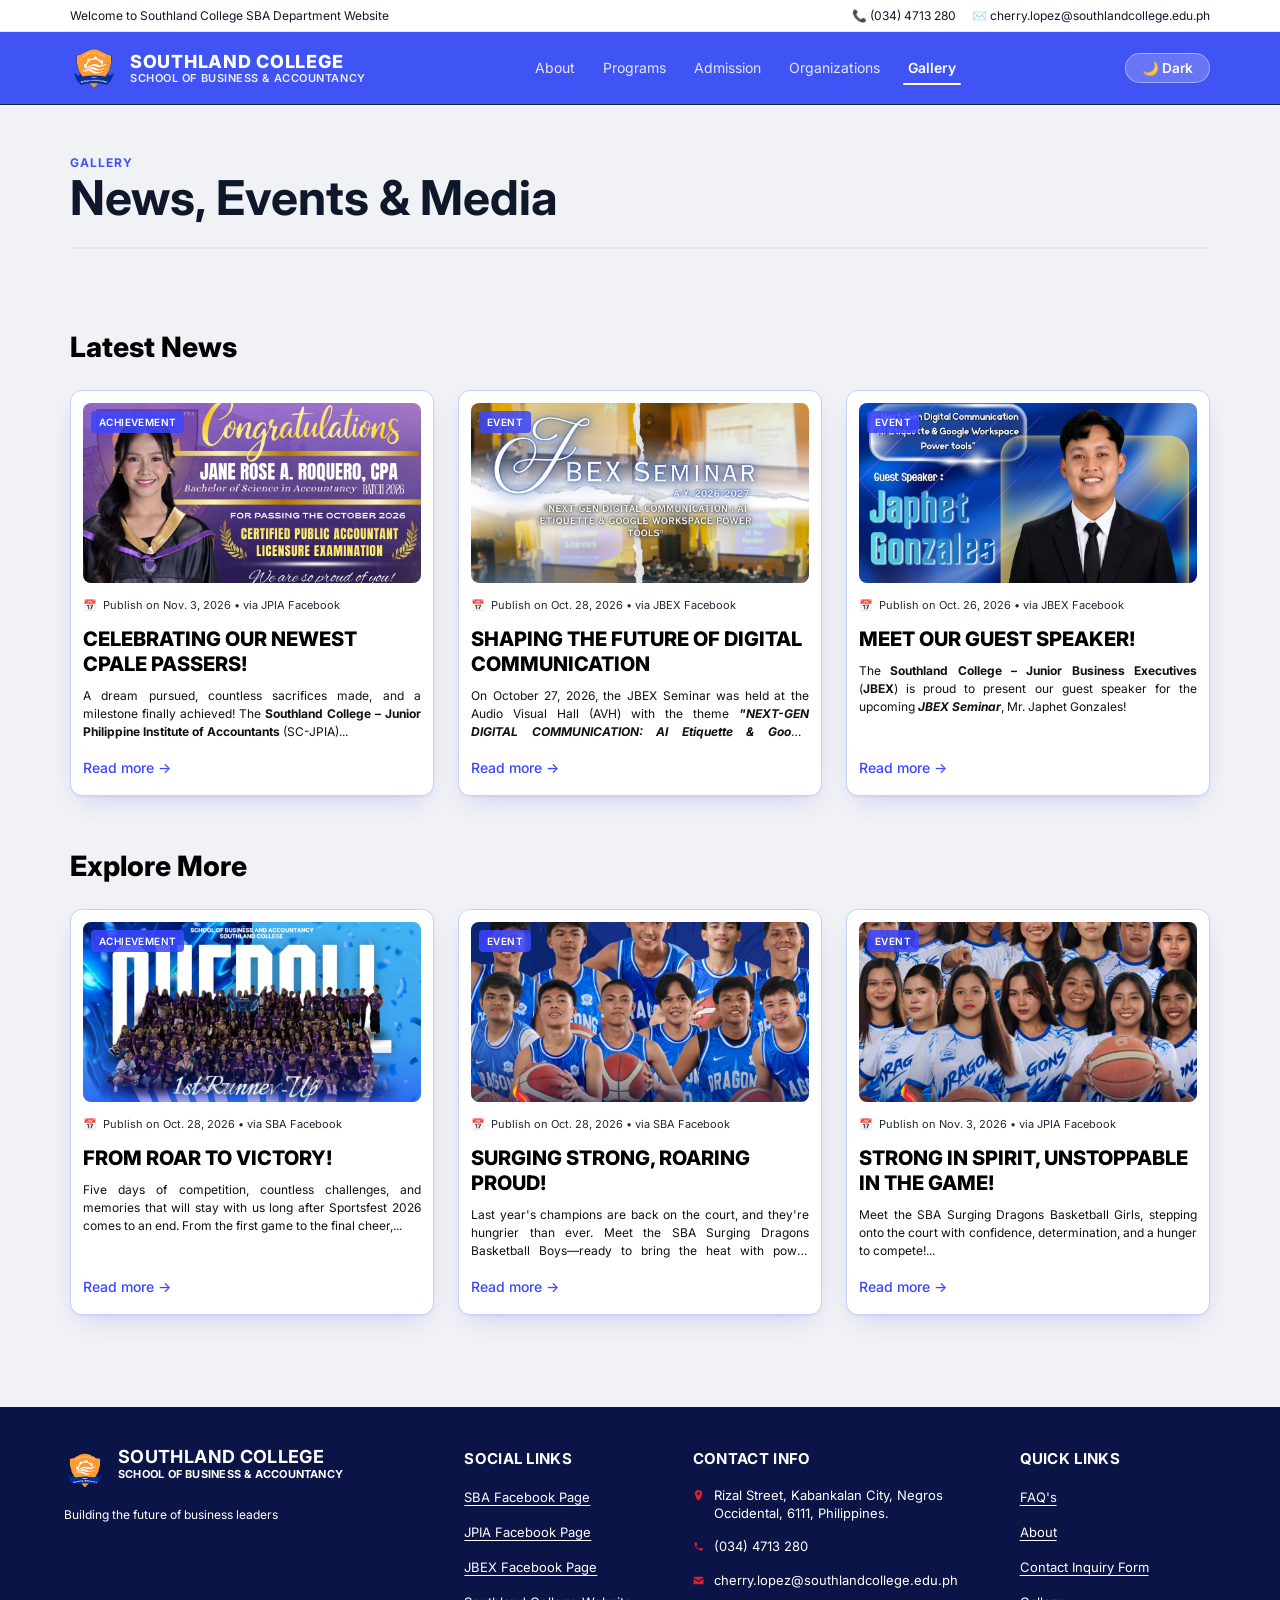
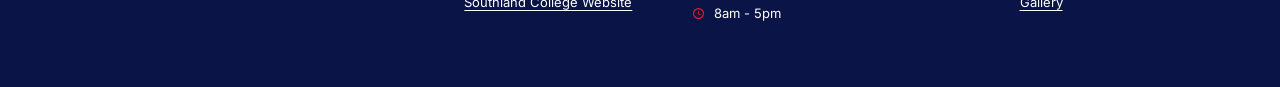
<file: SBAWb2.0/html/gallery.html>
<!DOCTYPE html>
<html lang="en">

<head>
    <meta charset="utf-8">
    <meta name="viewport" content="width=device-width, initial-scale=1, viewport-fit=cover">
    <title>Southland College - SBA | Gallery</title>
    <link rel="stylesheet" href="../styles/global.css">
    <link rel="stylesheet" href="../styles/gallery.css">
    <link rel="preconnect" href="https://fonts.googleapis.com">
    <link rel="preconnect" href="https://fonts.gstatic.com" crossorigin>
    <link href="https://fonts.googleapis.com/css2?family=Inter:wght@300;400;500;600;700;800&display=swap"
        rel="stylesheet">
    <link rel="icon" type="image/png" href="../images/SBA%202%20(1).png">
    <link rel="apple-touch-icon" href="../images/SBA%202%20(1).png">
    <link rel="stylesheet" href="../styles/enhancements.css">
    <script>(function(r){r.classList.add('js');try{if(localStorage.getItem('theme')==='dark')r.classList.add('pre-dark');if(!sessionStorage.getItem('sba-intro')){r.classList.add('intro');sessionStorage.setItem('sba-intro','1')}}catch(e){}})(document.documentElement);</script>
    <script src="../site.js" defer></script>
</head>

<body>
    
<div class="top-bar">
        <div class="wrap top-bar-wrap">
            <span>Welcome to Southland College SBA Department Website</span>
            <div class="top-contact">
                <span>📞 (034) 4713 280</span>
                <span>✉️ cherry.lopez@southlandcollege.edu.ph</span>
            </div>
        </div>
    </div>

    <header>
        <div class="wrap">
            <a class="logo" href="index.html">
                <img src="../images/SBA 2 (1).png" alt="Southland College SBA Logo" class="logo-img">
                <div class="logo-text">
                    <span class="logo-title">SOUTHLAND COLLEGE</span>
                    <span class="logo-subtitle">SCHOOL OF BUSINESS & ACCOUNTANCY</span>
                </div>
            </a>
            <nav id="nav">
                <a href="about.html">About</a>
                <a href="programs.html">Programs</a>
                <a href="admission.html">Admission</a>
                <a href="organizations.html">Organizations</a>
                <a href="gallery.html" class="on">Gallery</a>
            </nav>
            <button id="theme-toggle" class="theme-toggle-btn" aria-label="Toggle theme">🌙 Dark</button>
            <button class="menu" id="menu" aria-label="Toggle menu" aria-expanded="false">&#9776;</button>
        </div>
    </header>

    <main>
        <section class="page on" id="gallery">
            <div class="wrap">
                <div class="pagehead">
                    <div class="eyebrow">Gallery</div>
                    <h1>News, Events & Media</h1>
                </div>

                <div class="sec">
                    <section class="news-section">
                        <h2 class="gal-heading">Latest News</h2>
                        <div class="news-grid">
                        <article class="news-card">
                            <div class="news-img">
                                <img src="../images/event1.jpg" alt="Congratulations Jane Rose A. Roquero, CPA">
                                <span class="badge">achievement</span>
                            </div>
                            <div class="news-meta">📅 <span>Publish on Nov. 3, 2026 • via JPIA Facebook</span></div>
                            <h3>Celebrating Our Newest CPALE Passers!</h3>
                            <p class="excerpt">A dream pursued, countless sacrifices made, and a milestone finally achieved! The <b>Southland College – Junior Philippine Institute of Accountants</b> (SC-JPIA)...</p>
                            <a href="https://www.facebook.com/share/14tVyCzJqFy/" target="_blank" class="read-more">Read more →</a>
                        </article>
                        <article class="news-card">
                            <div class="news-img">
                                <img src="../images/event2.jpg" alt="JBEX Seminar">
                                <span class="badge">event</span>
                            </div>
                            <div class="news-meta">📅 <span>Publish on Oct. 28, 2026 • via JBEX Facebook</span></div>
                            <h3>Shaping the Future of Digital Communication</h3>
                            <p class="excerpt">On October 27, 2026, the JBEX Seminar was held at the Audio Visual Hall (AVH) with the theme <b><i>"NEXT-GEN DIGITAL COMMUNICATION: AI Etiquette &amp; Google Workspace Power Tools."</i></b></p>
                            <a href="https://www.facebook.com/share/p/1N13nFuKJJ/" target="_blank" class="read-more">Read more →</a>
                        </article>
                        <article class="news-card">
                            <div class="news-img">
                                <img src="../images/event3.jpg" alt="Guest Speaker Japhet Gonzales">
                                <span class="badge">event</span>
                            </div>
                            <div class="news-meta">📅 <span>Publish on Oct. 26, 2026 • via JBEX Facebook</span></div>
                            <h3>Meet Our Guest Speaker!</h3>
                            <p class="excerpt">The <b>Southland College – Junior Business Executives</b> (<b>JBEX</b>) is proud to present our guest speaker for the upcoming <b><i>JBEX Seminar</i></b>, Mr. Japhet Gonzales!</p>
                            <a href="https://www.facebook.com/share/p/1KSxScrP9H/" target="_blank" class="read-more">Read more →</a>
                        </article>
                        </div>
                    </section>
                    <section class="news-section">
                        <h2 class="gal-heading">Explore More</h2>
                        <div class="news-grid">
                        <article class="news-card">
                            <div class="news-img">
                                <img src="../images/event5.png" alt="Overall 1st Runner-Up">
                                <span class="badge">achievement</span>
                            </div>
                            <div class="news-meta">📅 <span>Publish on Oct. 28, 2026 • via SBA Facebook</span></div>
                            <h3>From Roar to Victory!</h3>
                            <p class="excerpt">Five days of competition, countless challenges, and memories that will stay with us long after Sportsfest 2026 comes to an end. From the first game to the final cheer,...</p>
                            <a href="https://www.facebook.com/share/p/1A6qg7dFnr/" target="_blank" class="read-more">Read more →</a>
                        </article>
                        <article class="news-card">
                            <div class="news-img">
                                <img src="../images/event4.jpg" alt="Basketball Boys">
                                <span class="badge">event</span>
                            </div>
                            <div class="news-meta">📅 <span>Publish on Oct. 28, 2026 • via SBA Facebook</span></div>
                            <h3>Surging Strong, Roaring Proud!</h3>
                            <p class="excerpt">Last year's champions are back on the court, and they're hungrier than ever. Meet the SBA Surging Dragons Basketball Boys—ready to bring the heat with power plays,...</p>
                            <a href="https://www.facebook.com/share/p/1FRPhqKFE2/" target="_blank" class="read-more">Read more →</a>
                        </article>
                        <article class="news-card">
                            <div class="news-img">
                                <img src="../images/event6.jpg" alt="Basketball Girls">
                                <span class="badge">event</span>
                            </div>
                            <div class="news-meta">📅 <span>Publish on Nov. 3, 2026 • via JPIA Facebook</span></div>
                            <h3>Strong in Spirit, Unstoppable in the Game!</h3>
                            <p class="excerpt">Meet the SBA Surging Dragons Basketball Girls, stepping onto the court with confidence, determination, and a hunger to compete!...</p>
                            <a href="https://www.facebook.com/share/p/1AK5xMnjWN/" target="_blank" class="read-more">Read more →</a>
                        </article>
                        </div>
                    </section>
                </div>
            </div>
        </section>
    </main>

<footer>
    <div class="wrap">
        <div>
            <div class="logo">
                <img src="../images/SBA 2 (1).png" alt="Southland College SBA Logo" class="logo-img">
                <div class="logo-text">
                    <span class="logo-title">SOUTHLAND COLLEGE</span>
                    <span class="logo-subtitle">SCHOOL OF BUSINESS &amp; ACCOUNTANCY</span>
                </div>
            </div>
            <p class="footer-tagline">Building the future of business leaders</p>
            <div class="footer-social-row">
               
            </div>
        </div>

        <div class="footer-links">
            <h4>Social Links</h4>
            <a href="https://www.facebook.com/SCBusinessAndAccountancy" target="_blank" rel="noopener">SBA Facebook Page</a>
            <a href="https://www.facebook.com/SCJPIA" target="_blank" rel="noopener">JPIA Facebook Page</a>
            <a href="https://www.facebook.com/SCJBEX" target="_blank" rel="noopener">JBEX Facebook Page</a>
            <a href="https://www.southlandcollege.edu.ph/" target="_blank" rel="noopener">Southland College Website</a>
        </div>
        
        <div>
            <h4>Contact Info</h4>
            <div class="footer-item">
                <svg viewBox="0 0 24 24" aria-hidden="true"><path d="M12 0a8 8 0 0 0-8 8c0 6 8 16 8 16s8-10 8-16a8 8 0 0 0-8-8zm0 11a3 3 0 1 1 0-6 3 3 0 0 1 0 6z"/></svg>
                <span>Rizal Street, Kabankalan City, Negros Occidental, 6111, Philippines.</span>
            </div>
            <div class="footer-item">
                <svg viewBox="0 0 24 24" aria-hidden="true"><path d="M6.6 10.8a15 15 0 0 0 6.6 6.6l2.2-2.2a1 1 0 0 1 1-.25 11 11 0 0 0 3.6.57 1 1 0 0 1 1 1V20a1 1 0 0 1-1 1A17 17 0 0 1 3 4a1 1 0 0 1 1-1h3.5a1 1 0 0 1 1 1c0 1.25.2 2.45.57 3.57a1 1 0 0 1-.25 1z"/></svg>
                <span>(034) 4713 280</span>
            </div>
            <div class="footer-item">
                <svg viewBox="0 0 24 24" aria-hidden="true"><path d="M2 4h20a1 1 0 0 1 1 1v.5l-11 7-11-7V5a1 1 0 0 1 1-1zm-1 4.2 11 7 11-7V19a1 1 0 0 1-1 1H2a1 1 0 0 1-1-1z"/></svg>
                <span>cherry.lopez@southlandcollege.edu.ph</span>
            </div>
            <div class="footer-item">
                <svg viewBox="0 0 24 24" aria-hidden="true"><path d="M12 0a12 12 0 1 0 0 24 12 12 0 0 0 0-24zm0 21.5a9.5 9.5 0 1 1 0-19 9.5 9.5 0 0 1 0 19zM12.8 6h-2v7l5.2 3.1 1-1.6-4.2-2.5z"/></svg>
                <span>8am - 5pm</span>
            </div>
        </div>

        <div class="footer-links">
            <h4>Quick Links</h4>
            <a href="about.html#faq">FAQ's</a>
            <a href="about.html">About</a>
            <a href="admission.html#contact">Contact Inquiry Form</a>
            <a href="gallery.html">Gallery</a>
        </div>
    </div>
</footer>
    </body>

</html>
</file>
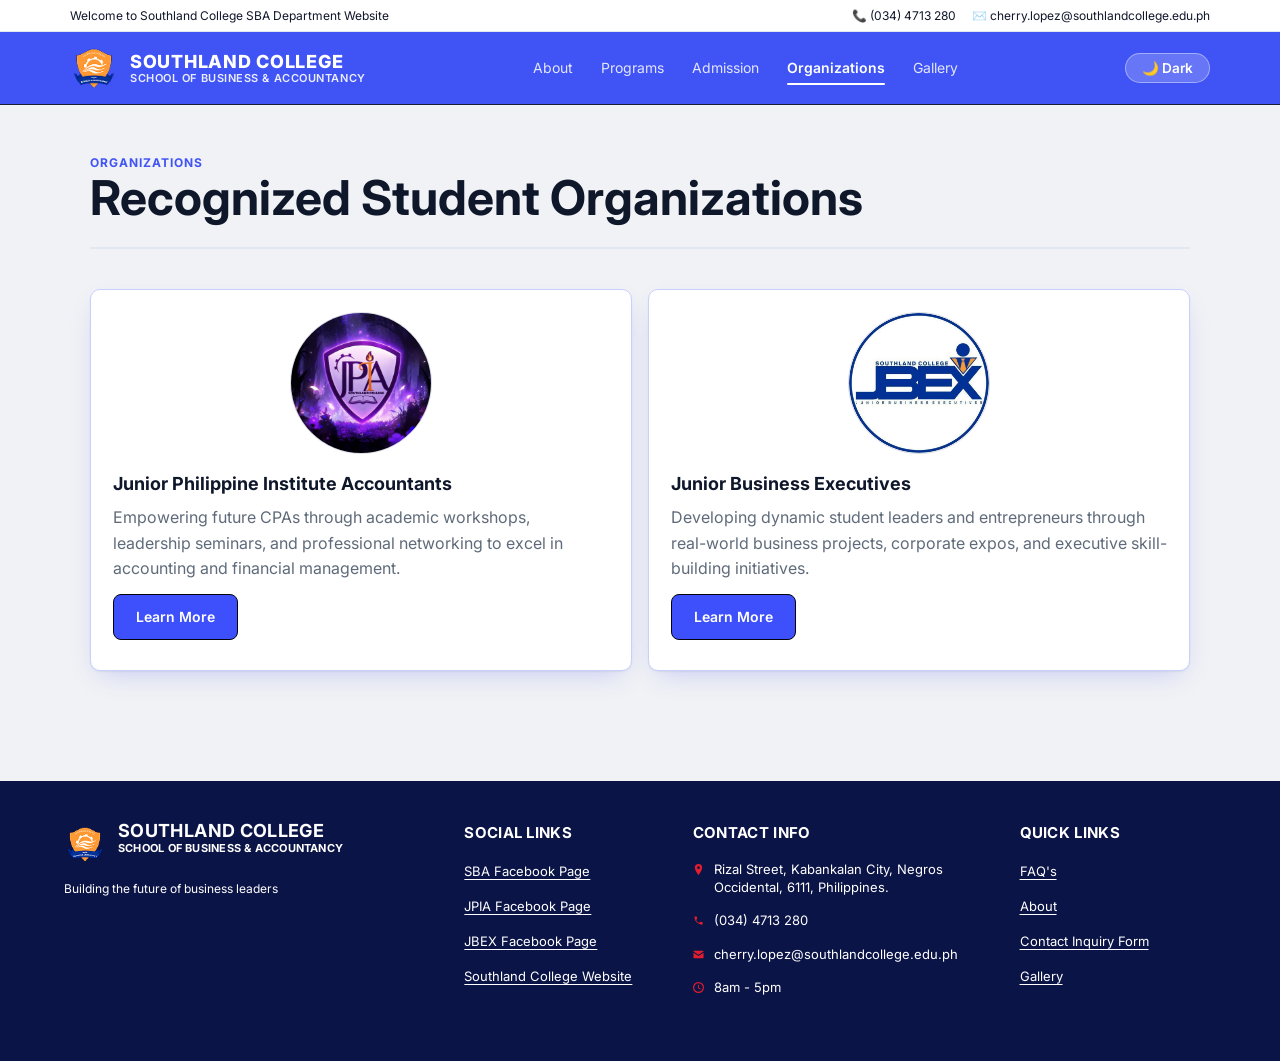
<file: SBAWb2.0/html/organizations.html>
<!DOCTYPE html>
<html lang="en">

<head>
    <meta charset="utf-8">
    <meta name="viewport" content="width=device-width, initial-scale=1, viewport-fit=cover">
    <title>Southland College - SBA | Organizations</title>
    <link rel="stylesheet" href="../styles/global.css">
    <link rel="stylesheet" href="../styles/organization.css">
    <!-- Google Fonts: Inter -->
    <link rel="preconnect" href="https://fonts.googleapis.com">
    <link rel="preconnect" href="https://fonts.gstatic.com" crossorigin>
    <link href="https://fonts.googleapis.com/css2?family=Inter:wght@300;400;500;600;700;800&display=swap" rel="stylesheet">
    <link rel="icon" type="image/png" href="../images/SBA%202%20(1).png">
    <link rel="apple-touch-icon" href="../images/SBA%202%20(1).png">
    <link rel="stylesheet" href="../styles/enhancements.css">
    <script>(function(r){r.classList.add('js');try{if(localStorage.getItem('theme')==='dark')r.classList.add('pre-dark');if(!sessionStorage.getItem('sba-intro')){r.classList.add('intro');sessionStorage.setItem('sba-intro','1')}}catch(e){}})(document.documentElement);</script>
    <script src="../site.js" defer></script>
</head>

<body>
    <!-- TOP ANNOUNCEMENT / UTILITY BAR -->
<div class="top-bar">
        <div class="wrap top-bar-wrap">
            <span>Welcome to Southland College SBA Department Website</span>
            <div class="top-contact">
                <span>📞 (034) 4713 280</span>
                <span>✉️ cherry.lopez@southlandcollege.edu.ph</span>
            </div>
        </div>
    </div>
    <header>
        <div class="wrap">
            <a class="logo" href="index.html">
                <img src="../images/SBA 2 (1).png" alt="Southland College SBA Logo" class="logo-img">
                <div class="logo-text">
                    <span class="logo-title">SOUTHLAND COLLEGE</span>
                    <span class="logo-subtitle">SCHOOL OF BUSINESS & ACCOUNTANCY</span>
                </div>
            </a>
            <nav id="nav">
                <a href="about.html">About</a>
                <a href="programs.html">Programs</a>
                <a href="admission.html">Admission</a>
                <a href="organizations.html" class="on">Organizations</a>
                <a href="gallery.html">Gallery</a>
            </nav>
            <!-- Theme Toggle Button -->
            <button id="theme-toggle" class="theme-toggle-btn" aria-label="Toggle theme">🌙 Dark</button>
            <button class="menu" id="menu" aria-label="Toggle menu" aria-expanded="false">&#9776;</button>
        </div>
    </header>

    <main>
        <!-- ORGANIZATIONS PAGE -->
        <section class="page on" id="organizations">
            <div class="wrap">
                <div class="pagehead">
                    <div class="eyebrow">Organizations</div>
                    <h1>Recognized Student Organizations</h1>
                </div>
                <div class="grid2">
                    <!-- Card 1 -->
                    <div class="card org-card">
                        <div class="ph">
                            <img src="../images/JPAA.jpg" alt="Junior Philippine Institute Accountants">
                        </div>
                        <div>
                            <h3>Junior Philippine Institute Accountants </h3>
                            <p>Empowering future CPAs through academic workshops, leadership seminars, and professional networking to excel in accounting and financial management.</p>
                            <a class="btn" href="#" data-modal="jpia-modal">Learn More</a>
                        </div>
                    </div>

                    <!-- Card 2 -->
                    <div class="card org-card">
                        <div class="ph">
                            <img src="../images/JPEX.jpg" alt="Junior Business Executives">
                        </div>
                        <div>
                            <h3>Junior Business Executives</h3>
                            <p>Developing dynamic student leaders and entrepreneurs through real-world business projects, corporate expos, and executive skill-building initiatives.</p>
                            <a class="btn" href="#" data-modal="jbex-modal">Learn More</a>
                        </div>
                    </div>
                </div>
            </div>
        </section>
    </main>

    <!-- JBEX FLOATING MODAL -->
    <div class="org-modal" id="jbex-modal" aria-hidden="true" role="dialog">
        <div class="org-modal-content">
            <button class="modal-close" aria-label="Close modal">&times;</button>
            
            <div class="org-modal-head">
                <img src="../images/JPEX.jpg" alt="JBEX Logo" class="org-modal-logo">
                <div>
                    <h2>Junior Business Executives</h2>
                    <span>Business Administration Organization</span>
                </div>
            </div>

            <p class="org-modal-desc"><strong>SC – JBEX</strong> serves as a medium of expression for business students &amp; ideas and aspirations, protects and promotes the welfare and interests of business students, asserts dynamic and responsible student leadership, fosters moral, social, intellectual, and spiritual growth, and strengthens unifying ties among members.</p>

            <h4>Core Purpose &amp; Objectives:</h4>
            <ul class="org-modal-list">
                <li><strong>Camaraderie &amp; Unity:</strong> Promote unity and camaraderie among business students both within the campus and with other institutions.</li>
                <li><strong>Educational Advancement:</strong> Adopt and develop measures necessary for the academic advancement of members in the business field.</li>
                <li><strong>Discipline &amp; Awareness:</strong> Develop public awareness and discipline among members.</li>
                <li><strong>Practical Business Exposure:</strong> Serve as a bridge for continuing student exposure to actual business practices and acquaint members with professional business activities.</li>
            </ul>

            <div class="org-modal-footer">
                <a class="org-fb-btn" href="https://www.facebook.com/SCJBEX" target="_blank" rel="noopener" aria-label="Facebook page">
                    <svg viewBox="0 0 24 24" width="24" height="24" fill="#fff">
                        <path d="M13.5 22v-8h2.7l.5-3.3h-3.2V8.6c0-.9.4-1.7 1.8-1.7h1.5V4.1c-.3 0-1.2-.1-2.2-.1-2.3 0-3.8 1.4-3.8 3.9v2.8H7.6V14h2.7v8h3.2z" />
                    </svg>
                </a>
                <button class="btn-close-gray close-modal-btn">CLOSE</button>
            </div>
        </div>
    </div>

    <!-- JPIA FLOATING MODAL -->
    <div class="org-modal" id="jpia-modal" aria-hidden="true" role="dialog">
        <div class="org-modal-content">
            <button class="modal-close" aria-label="Close modal">&times;</button>

            <div class="org-modal-head">
                <img src="../images/JPAA.jpg" alt="JPIA Logo" class="org-modal-logo">
                <div>
                    <h2>Junior Philippine Institute Accountants</h2>
                    <span>Accountancy Organization</span>
                </div>
            </div>

            <p class="org-modal-desc">Empowering future CPAs through academic workshops, leadership seminars, and professional networking to excel in accounting and financial management.</p>

            <h4>Core Purpose &amp; Objectives:</h4>
            <ul class="org-modal-list">
                <li><strong>Academic Excellence:</strong> Maintain high standards of scholarship in accounting studies.</li>
                <li><strong>Professional Growth:</strong> Expose members to real-world auditing and accounting standards.</li>
                <li><strong>Leadership &amp; Ethics:</strong> Build ethical integrity and leadership capacity for future CPAs.</li>
            </ul>

            <div class="org-modal-footer">
                <a class="org-fb-btn" href="https://www.facebook.com/SCJPIA" target="_blank" rel="noopener" aria-label="Facebook page">
                    <svg viewBox="0 0 24 24" width="24" height="24" fill="#fff">
                        <path d="M13.5 22v-8h2.7l.5-3.3h-3.2V8.6c0-.9.4-1.7 1.8-1.7h1.5V4.1c-.3 0-1.2-.1-2.2-.1-2.3 0-3.8 1.4-3.8 3.9v2.8H7.6V14h2.7v8h3.2z" />
                    </svg>
                </a>
                <button class="btn-close-gray close-modal-btn">CLOSE</button>
            </div>
        </div>
    </div>

    <!-- FOOTER -->
<footer>
    <div class="wrap">
        <div>
            <div class="logo">
                <img src="../images/SBA 2 (1).png" alt="Southland College SBA Logo" class="logo-img">
                <div class="logo-text">
                    <span class="logo-title">SOUTHLAND COLLEGE</span>
                    <span class="logo-subtitle">SCHOOL OF BUSINESS &amp; ACCOUNTANCY</span>
                </div>
            </div>
            <p class="footer-tagline">Building the future of business leaders</p>
            <div class="footer-social-row">
               
            </div>
        </div>

        <div class="footer-links">
            <h4>Social Links</h4>
            <a href="https://www.facebook.com/SCBusinessAndAccountancy" target="_blank" rel="noopener">SBA Facebook Page</a>
            <a href="https://www.facebook.com/SCJPIA" target="_blank" rel="noopener">JPIA Facebook Page</a>
            <a href="https://www.facebook.com/SCJBEX" target="_blank" rel="noopener">JBEX Facebook Page</a>
            <a href="https://www.southlandcollege.edu.ph/" target="_blank" rel="noopener">Southland College Website</a>
        </div>
        
        <div>
            <h4>Contact Info</h4>
            <div class="footer-item">
                <svg viewBox="0 0 24 24" aria-hidden="true"><path d="M12 0a8 8 0 0 0-8 8c0 6 8 16 8 16s8-10 8-16a8 8 0 0 0-8-8zm0 11a3 3 0 1 1 0-6 3 3 0 0 1 0 6z"/></svg>
                <span>Rizal Street, Kabankalan City, Negros Occidental, 6111, Philippines.</span>
            </div>
            <div class="footer-item">
                <svg viewBox="0 0 24 24" aria-hidden="true"><path d="M6.6 10.8a15 15 0 0 0 6.6 6.6l2.2-2.2a1 1 0 0 1 1-.25 11 11 0 0 0 3.6.57 1 1 0 0 1 1 1V20a1 1 0 0 1-1 1A17 17 0 0 1 3 4a1 1 0 0 1 1-1h3.5a1 1 0 0 1 1 1c0 1.25.2 2.45.57 3.57a1 1 0 0 1-.25 1z"/></svg>
                <span>(034) 4713 280</span>
            </div>
            <div class="footer-item">
                <svg viewBox="0 0 24 24" aria-hidden="true"><path d="M2 4h20a1 1 0 0 1 1 1v.5l-11 7-11-7V5a1 1 0 0 1 1-1zm-1 4.2 11 7 11-7V19a1 1 0 0 1-1 1H2a1 1 0 0 1-1-1z"/></svg>
                <span>cherry.lopez@southlandcollege.edu.ph</span>
            </div>
            <div class="footer-item">
                <svg viewBox="0 0 24 24" aria-hidden="true"><path d="M12 0a12 12 0 1 0 0 24 12 12 0 0 0 0-24zm0 21.5a9.5 9.5 0 1 1 0-19 9.5 9.5 0 0 1 0 19zM12.8 6h-2v7l5.2 3.1 1-1.6-4.2-2.5z"/></svg>
                <span>8am - 5pm</span>
            </div>
        </div>

        <div class="footer-links">
            <h4>Quick Links</h4>
            <a href="about.html#faq">FAQ's</a>
            <a href="about.html">About</a>
            <a href="admission.html#contact">Contact Inquiry Form</a>
            <a href="gallery.html">Gallery</a>
        </div>
    </div>
</footer>

    <script>
        // Floating modal: opens from the clicked button, closes with a soft fade
        (function () {
            var reduce = matchMedia('(prefers-reduced-motion: reduce)').matches;
            var modals = document.querySelectorAll('.org-modal');
            var lastTrigger = null;

            function openModal(modal, trigger) {
                if (!modal) return;
                var card = modal.querySelector('.org-modal-content');
                var dx = 0, dy = 40, ox = '50%', oy = '50%';
                if (trigger) {
                    var b = trigger.getBoundingClientRect();
                    dx = (b.left + b.width / 2) - innerWidth / 2;
                    dy = (b.top + b.height / 2) - innerHeight / 2;
                    ox = 'calc(50% + ' + dx + 'px)';
                    oy = 'calc(50% + ' + dy + 'px)';
                }
                modal.style.setProperty('--dx', dx + 'px');
                modal.style.setProperty('--dy', dy + 'px');
                modal.style.setProperty('--ox', ox);
                modal.style.setProperty('--oy', oy);
                lastTrigger = trigger;
                modal.classList.remove('closing');
                modal.classList.add('active');
                modal.setAttribute('aria-hidden', 'false');
                document.body.classList.add('modal-lock');
                var btn = modal.querySelector('.modal-close');
                if (btn) setTimeout(function () { btn.focus({ preventScroll: true }); }, reduce ? 0 : 600);
            }

            function closeModal(modal) {
                if (!modal || !modal.classList.contains('active')) return;
                modal.setAttribute('aria-hidden', 'true');
                modal.classList.add('closing');
                modal.classList.remove('active');
                document.body.classList.remove('modal-lock');
                setTimeout(function () { modal.classList.remove('closing'); }, reduce ? 0 : 290);
                if (lastTrigger && lastTrigger.focus) lastTrigger.focus({ preventScroll: true });
            }

            document.querySelectorAll('[data-modal]').forEach(function (trigger) {
                trigger.addEventListener('click', function (e) {
                    e.preventDefault();
                    modals.forEach(function (m) { if (m.classList.contains('active')) closeModal(m); });
                    openModal(document.getElementById(trigger.getAttribute('data-modal')), trigger);
                });
            });

            // X button and CLOSE button
            document.querySelectorAll('.modal-close, .close-modal-btn').forEach(function (btn) {
                btn.addEventListener('click', function () { closeModal(btn.closest('.org-modal')); });
            });

            // click on the dark backdrop
            window.addEventListener('click', function (e) {
                if (e.target.classList.contains('org-modal')) closeModal(e.target);
            });

            // Esc key
            document.addEventListener('keydown', function (e) {
                if (e.key === 'Escape') modals.forEach(closeModal);
            });
        })();
    </script>
</body>

</html>
</file>
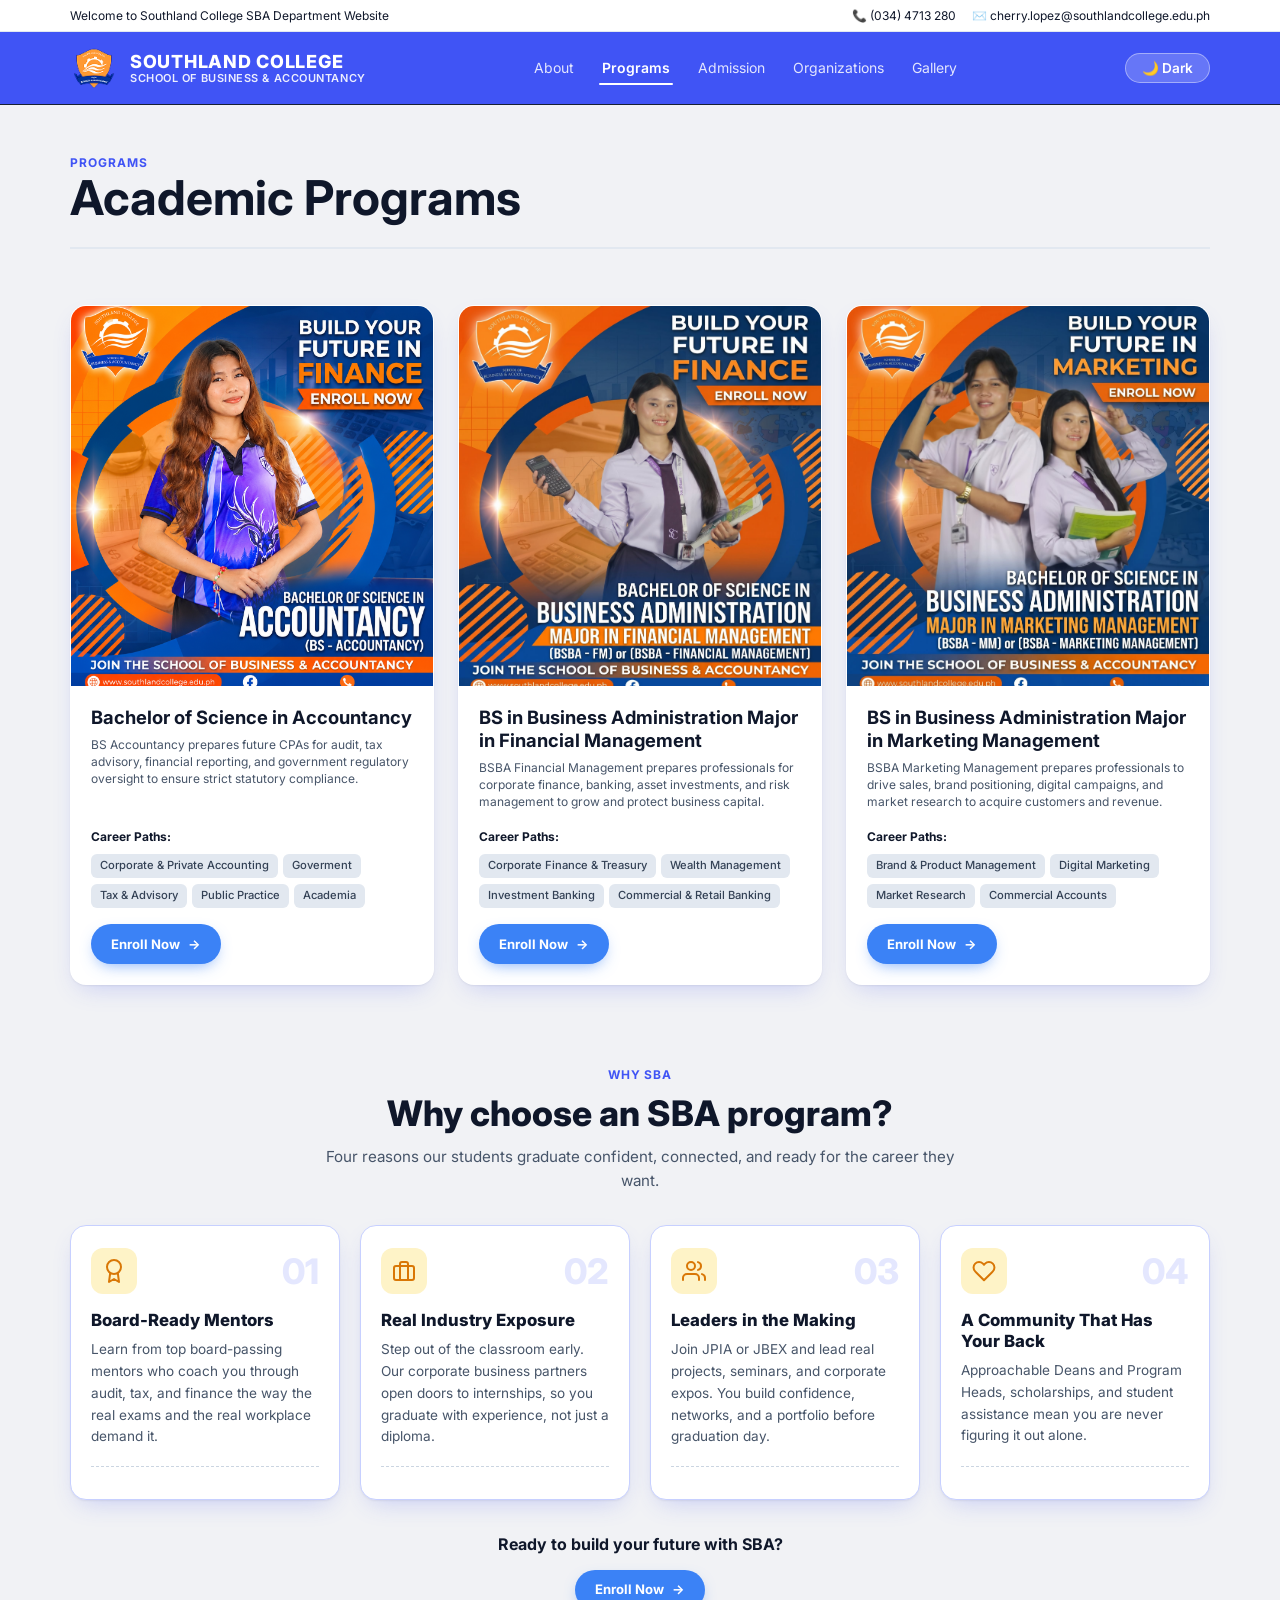
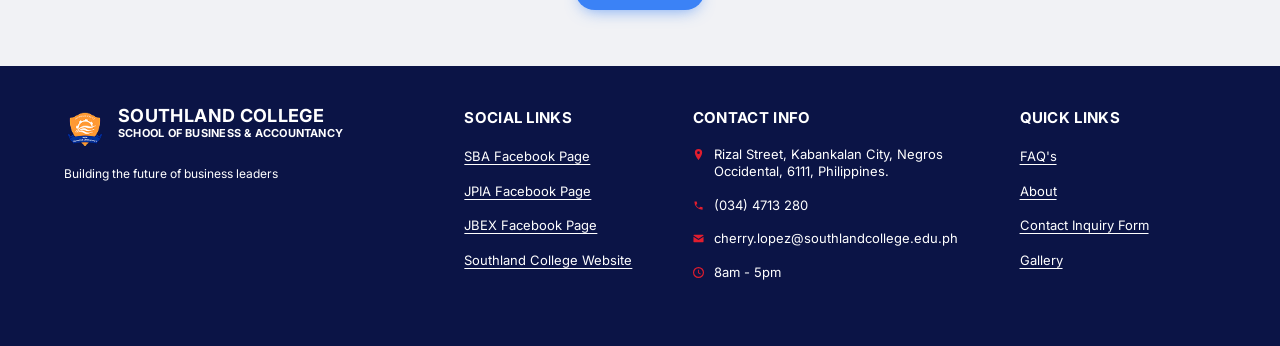
<file: SBAWb2.0/html/programs.html>
<!DOCTYPE html>
<html lang="en">

<head>
    <meta charset="utf-8">
    <meta name="viewport" content="width=device-width, initial-scale=1, viewport-fit=cover">
    <title>Southland College - SBA | Programs</title>
    <link rel="stylesheet" href="../styles/global.css">
    <link rel="stylesheet" href="../styles/programs.css">
    <!-- Google Fonts: Inter -->
    <link rel="preconnect" href="https://fonts.googleapis.com">
    <link rel="preconnect" href="https://fonts.gstatic.com" crossorigin>
    <link href="https://fonts.googleapis.com/css2?family=Inter:wght@300;400;500;600;700;800&display=swap"
        rel="stylesheet">
    <link rel="icon" type="image/png" href="../images/SBA%202%20(1).png">
    <link rel="apple-touch-icon" href="../images/SBA%202%20(1).png">
    <link rel="stylesheet" href="../styles/enhancements.css">
    <script>(function(r){r.classList.add('js');try{if(localStorage.getItem('theme')==='dark')r.classList.add('pre-dark');if(!sessionStorage.getItem('sba-intro')){r.classList.add('intro');sessionStorage.setItem('sba-intro','1')}}catch(e){}})(document.documentElement);</script>
    <script src="../site.js" defer></script>
</head>

<body>
    <!-- TOP ANNOUNCEMENT / UTILITY BAR -->
<div class="top-bar">
        <div class="wrap top-bar-wrap">
            <span>Welcome to Southland College SBA Department Website</span>
            <div class="top-contact">
                <span>📞 (034) 4713 280</span>
                <span>✉️ cherry.lopez@southlandcollege.edu.ph</span>
            </div>
        </div>
    </div>

    <header>
        <div class="wrap">
            <a class="logo" href="index.html">
                <img src="../images/SBA 2 (1).png" alt="Southland College SBA Logo" class="logo-img">
                <div class="logo-text">
                    <span class="logo-title">SOUTHLAND COLLEGE</span>
                    <span class="logo-subtitle">SCHOOL OF BUSINESS & ACCOUNTANCY</span>
                </div>
            </a>
            <nav id="nav">
                <a href="about.html">About</a>
                <a href="programs.html" class="on">Programs</a>
                <a href="admission.html">Admission</a>
                <a href="organizations.html">Organizations</a>
                <a href="gallery.html">Gallery</a>
            </nav>
            <!-- Theme Toggle Button -->
            <button id="theme-toggle" class="theme-toggle-btn" aria-label="Toggle theme">🌙 Dark</button>
            <button class="menu" id="menu" aria-label="Toggle menu" aria-expanded="false">&#9776;</button>
        </div>
    </header>

    <main>
        <!-- PROGRAMS PAGE -->
        <section class="page on" id="programs">
            <div class="wrap">
                <div class="pagehead">
                    <div class="eyebrow">Programs</div>
                    <h1>Academic Programs</h1>
                </div>

                <div class="programs-grid">
                    <!-- Card 1: Accountancy -->
                    <div class="program-card" id="bsa">
                        <div class="program-poster">
                            <img src="../images/Model 2.png" alt="Bachelor of Science in Accountancy">
                        </div>
                        <div class="program-body">
                            <h3>Bachelor of Science in Accountancy</h3>
                            <p class="desc">BS Accountancy prepares future CPAs for audit, tax advisory, financial
                                reporting, and government regulatory oversight to ensure strict statutory compliance.
                            </p>

                            <div class="career-section">
                                <span class="career-label">Career Paths:</span>
                                <div class="badge-group">
                                    <span class="badge">Corporate & Private Accounting</span>
                                    <span class="badge">Goverment</span>
                                    <span class="badge">Tax & Advisory</span>
                                    <span class="badge">Public Practice</span>
                                    <span class="badge">Academia</span>
                                </div>
                            </div>

                            <a class="btn-enroll" href="admission.html?enroll=BSA">Enroll Now <span class="arrow" aria-hidden="true">&rarr;</span></a>
                        </div>
                    </div>

                    <!-- Card 2: Financial Management -->
                    <div class="program-card" id="bsba-fm">
                        <div class="program-poster">
                            <img src="../images/Model1.jpg" alt="BS in Business Administration Major in Financial Management">
                        </div>
                        <div class="program-body">
                            <h3>BS in Business Administration Major in Financial Management</h3>
                            <p class="desc">BSBA Financial Management prepares professionals for corporate finance,
                                banking, asset investments, and risk management to grow and protect business capital.
                            </p>

                            <div class="career-section">
                                <span class="career-label">Career Paths:</span>
                                <div class="badge-group">
                                    <span class="badge">Corporate Finance & Treasury</span>
                                    <span class="badge">Wealth Management</span>
                                    <span class="badge">Investment Banking</span>
                                    <span class="badge">Commercial & Retail Banking</span>
                                </div>
                            </div>

                            <a class="btn-enroll" href="admission.html?enroll=BSBA-FM">Enroll Now <span class="arrow" aria-hidden="true">&rarr;</span></a>
                        </div>
                    </div>

                    <!-- Card 3: Marketing Management -->
                    <div class="program-card" id="bsba-mm">
                        <div class="program-poster">
                            <img src="../images/Model3.jpg" alt="BS in Business Administration Major in Marketing Management">
                        </div>
                        <div class="program-body">
                            <h3>BS in Business Administration Major in Marketing Management</h3>
                            <p class="desc">BSBA Marketing Management prepares professionals to drive sales, brand
                                positioning, digital campaigns, and market research to acquire customers and revenue.
                            </p>

                            <div class="career-section">
                                <span class="career-label">Career Paths:</span>
                                <div class="badge-group">
                                    <span class="badge">Brand & Product Management</span>
                                    <span class="badge">Digital Marketing</span>
                                    <span class="badge">Market Research</span>
                                    <span class="badge">Commercial Accounts</span>
                                </div>
                            </div>

                            <a class="btn-enroll" href="admission.html?enroll=BSBA-MM">Enroll Now <span class="arrow" aria-hidden="true">&rarr;</span></a>
                        </div>
                    </div>
                </div>

                <!-- WHY CHOOSE SBA -->
                <section class="why-section" id="why-sba">
                    <div class="why-head">
                        <div class="eyebrow">Why SBA</div>
                        <h2>Why choose an SBA program?</h2>
                        <p>Four reasons our students graduate confident, connected, and ready for the career they want.</p>
                    </div>
                    <div class="why-grid">
                        <article class="why-card">
                            <div class="why-top">
                                <div class="why-icon"><svg viewBox="0 0 24 24" fill="none" stroke="currentColor" stroke-width="2" stroke-linecap="round" stroke-linejoin="round" aria-hidden="true"><circle cx="12" cy="8" r="7"></circle><polyline points="8.21 13.89 7 23 12 20 17 23 15.79 13.88"></polyline></svg></div>
                                <span class="why-num" aria-hidden="true">01</span>
                            </div>
                            <h3>Board-Ready Mentors</h3>
                            <p>Learn from top board-passing mentors who coach you through audit, tax, and finance the way the real exams and the real workplace demand it.</p>
                            <div class="why-stat">
                                
                            </div>
                        </article>
                        <article class="why-card">
                            <div class="why-top">
                                <div class="why-icon"><svg viewBox="0 0 24 24" fill="none" stroke="currentColor" stroke-width="2" stroke-linecap="round" stroke-linejoin="round" aria-hidden="true"><rect x="2" y="7" width="20" height="14" rx="2" ry="2"></rect><path d="M16 21V5a2 2 0 0 0-2-2h-4a2 2 0 0 0-2 2v16"></path></svg></div>
                                <span class="why-num" aria-hidden="true">02</span>
                            </div>
                            <h3>Real Industry Exposure</h3>
                            <p>Step out of the classroom early. Our corporate business partners open doors to internships, so you graduate with experience, not just a diploma.</p>
                            <div class="why-stat">
                                
                            </div>
                        </article>
                        <article class="why-card">
                            <div class="why-top">
                                <div class="why-icon"><svg viewBox="0 0 24 24" fill="none" stroke="currentColor" stroke-width="2" stroke-linecap="round" stroke-linejoin="round" aria-hidden="true"><path d="M17 21v-2a4 4 0 0 0-4-4H5a4 4 0 0 0-4 4v2"></path><circle cx="9" cy="7" r="4"></circle><path d="M23 21v-2a4 4 0 0 0-3-3.87"></path><path d="M16 3.13a4 4 0 0 1 0 7.75"></path></svg></div>
                                <span class="why-num" aria-hidden="true">03</span>
                            </div>
                            <h3>Leaders in the Making</h3>
                            <p>Join JPIA or JBEX and lead real projects, seminars, and corporate expos. You build confidence, networks, and a portfolio before graduation day.</p>
                            <div class="why-stat">
                                
                            </div>
                        </article>
                        <article class="why-card">
                            <div class="why-top">
                            <div class="why-icon"><svg viewBox="0 0 24 24" fill="none" stroke="currentColor" stroke-width="2" stroke-linecap="round" stroke-linejoin="round" aria-hidden="true"><path d="M20.84 4.61a5.5 5.5 0 0 0-7.78 0L12 5.67l-1.06-1.06a5.5 5.5 0 0 0-7.78 7.78l1.06 1.06L12 21.23l7.78-7.78 1.06-1.06a5.5 5.5 0 0 0 0-7.78z"></path></svg></div>
                                <span class="why-num" aria-hidden="true">04</span>
                            
                            </div>
                            <h3>A Community That Has Your Back</h3>
                            <p>Approachable Deans and Program Heads, scholarships, and student assistance mean you are never figuring it out alone.</p>
                            <div class="why-stat">
                                
                            </div>
                        </article>
                    </div>
                    <div class="why-cta">
                        <p>Ready to build your future with SBA?</p>
                        <a class="btn-enroll" href="admission.html?enroll=form">Enroll Now <span class="arrow" aria-hidden="true">&rarr;</span></a>
                    </div>
                </section>
            </div>
        </section>
    </main>

    <!-- FOOTER -->
<footer>
    <div class="wrap">
        <div>
            <div class="logo">
                <img src="../images/SBA 2 (1).png" alt="Southland College SBA Logo" class="logo-img">
                <div class="logo-text">
                    <span class="logo-title">SOUTHLAND COLLEGE</span>
                    <span class="logo-subtitle">SCHOOL OF BUSINESS &amp; ACCOUNTANCY</span>
                </div>
            </div>
            <p class="footer-tagline">Building the future of business leaders</p>
            <div class="footer-social-row">
               
            </div>
        </div>

        <div class="footer-links">
            <h4>Social Links</h4>
            <a href="https://www.facebook.com/SCBusinessAndAccountancy" target="_blank" rel="noopener">SBA Facebook Page</a>
            <a href="https://www.facebook.com/SCJPIA" target="_blank" rel="noopener">JPIA Facebook Page</a>
            <a href="https://www.facebook.com/SCJBEX" target="_blank" rel="noopener">JBEX Facebook Page</a>
            <a href="https://www.southlandcollege.edu.ph/" target="_blank" rel="noopener">Southland College Website</a>
        </div>
        
        <div>
            <h4>Contact Info</h4>
            <div class="footer-item">
                <svg viewBox="0 0 24 24" aria-hidden="true"><path d="M12 0a8 8 0 0 0-8 8c0 6 8 16 8 16s8-10 8-16a8 8 0 0 0-8-8zm0 11a3 3 0 1 1 0-6 3 3 0 0 1 0 6z"/></svg>
                <span>Rizal Street, Kabankalan City, Negros Occidental, 6111, Philippines.</span>
            </div>
            <div class="footer-item">
                <svg viewBox="0 0 24 24" aria-hidden="true"><path d="M6.6 10.8a15 15 0 0 0 6.6 6.6l2.2-2.2a1 1 0 0 1 1-.25 11 11 0 0 0 3.6.57 1 1 0 0 1 1 1V20a1 1 0 0 1-1 1A17 17 0 0 1 3 4a1 1 0 0 1 1-1h3.5a1 1 0 0 1 1 1c0 1.25.2 2.45.57 3.57a1 1 0 0 1-.25 1z"/></svg>
                <span>(034) 4713 280</span>
            </div>
            <div class="footer-item">
                <svg viewBox="0 0 24 24" aria-hidden="true"><path d="M2 4h20a1 1 0 0 1 1 1v.5l-11 7-11-7V5a1 1 0 0 1 1-1zm-1 4.2 11 7 11-7V19a1 1 0 0 1-1 1H2a1 1 0 0 1-1-1z"/></svg>
                <span>cherry.lopez@southlandcollege.edu.ph</span>
            </div>
            <div class="footer-item">
                <svg viewBox="0 0 24 24" aria-hidden="true"><path d="M12 0a12 12 0 1 0 0 24 12 12 0 0 0 0-24zm0 21.5a9.5 9.5 0 1 1 0-19 9.5 9.5 0 0 1 0 19zM12.8 6h-2v7l5.2 3.1 1-1.6-4.2-2.5z"/></svg>
                <span>8am - 5pm</span>
            </div>
        </div>

        <div class="footer-links">
            <h4>Quick Links</h4>
            <a href="about.html#faq">FAQ's</a>
            <a href="about.html">About</a>
            <a href="admission.html#contact">Contact Inquiry Form</a>
            <a href="gallery.html">Gallery</a>
        </div>
    </div>
</footer>

    </body>

</html>
</file>
<file: SBAWb2.0/styles/global.css>
/* Southland College - School of Business and Accountancy (SBA)
   Global styles: fonts, theme variables (light/dark), layout helpers, top bar, header/nav, buttons, shared components, footer.
   Load this file FIRST. */

/* Apply Inter Font Globally */
* {
    font-family: 'Inter', -apple-system, BlinkMacSystemFont, "Segoe UI", Roboto, Helvetica, Arial, sans-serif;
}

body {
    font-family: 'Inter', sans-serif;
    -webkit-font-smoothing: antialiased;
    -moz-osx-font-smoothing: grayscale;
}

:root {
    /* Southland College Color Palette */
    /* Royal Blue */
    --primary-gradient: linear-gradient(180deg, #4054F5 0%, #24358F 100%);
    --primary-color: #fff;
    --primary-color2: #0F172A; 
    --primary-dark: #172033;
    /* Background Colors */
    --bg: #F1F2F5;
    --surface: #FFFFFF;
    /* Text Colors */
    --ink: #0F172A;
    --mute: #5F6B7A;
    /* Borders */
    --line: #4054F5;
    --line-subtle: #D9DDE5;
    /* Orange */
    --dark: #fff;
    --darkink: #FFFFFF;
    --accent: #fff;
    box-sizing: border-box;
    padding-top: env(safe-area-inset-top, 0px);
    padding-bottom: env(safe-area-inset-bottom, 0px);
}

/* Dark Theme */
body.dark-theme {
    --bg: #111827;
    --surface: #1F2937;
    --ink: #F1F2F5;
    --mute: #AAB3C2;
    --line-subtle: #374151;
    --dark: #172033;
    --darkink: #FFFFFF;
    --accent: #E87900;
}

/* Dark mode: main headings must not stay dark slate */
body.dark-theme h1 {
    color: #F8FAFC;
}

html {
    scroll-padding-top: env(safe-area-inset-top, 0px);
}

body {
    margin: 0;
    background: var(--bg);
    color: var(--ink);
    font: 16px/1.6 "Helvetica Neue", Arial, sans-serif;
    transition: background 0.3s ease, color 0.3s ease;
}

a {
    color: inherit;
    text-decoration: none;
}

.wrap {
    max-width: 1140px;
    margin: 0 auto;
    padding: 0 20px;
}

/* Top Utility Announcement Bar */
.top-bar {
    background: #1b236b;
    color: #ffffff;
    font-size: 12px;
    padding: 6px 0;
}

.top-bar-wrap {
    display: flex;
    justify-content: space-between;
    align-items: center;
}

.top-contact {
    display: flex;
    gap: 16px;
}

/* Header & Navigation */
header {
    background: var(--primary-gradient);
    border-bottom: 1px solid var(--primary-dark);
    position: sticky;
    top: env(safe-area-inset-top, 0px);
    z-index: 5;
    color: #ffffff;
}

header .wrap {
    display: flex;
    align-items: center;
    justify-content: space-between;
    height: 72px;
    gap: 16px;
}

/* Logo Flex Layout & Image */
.logo {
    display: flex;
    align-items: center;
    gap: 12px;
    text-decoration: none;
    color: #ffffff;
    transition: transform 0.3s ease;
}

.logo:hover {
    transform: scale(1.01);
}

.logo-img {
    height: 48px;
    width: auto;
    object-fit: contain;
    display: block;
}

/* Stacked Two-Line Serif Header Typography */
.logo-text {
    display: flex;
    flex-direction: column;
    justify-content: center;
    line-height: 1.15;
    font-family: "Georgia", "Times New Roman", serif;
}

.logo-title {
    font-size: 18px;
    font-weight: 800;
    letter-spacing: 0.04em;
    color: #ffffff;
    text-transform: uppercase;
}

.logo-subtitle {
    font-size: 11px;
    font-weight: 600;
    letter-spacing: 0.05em;
    color: rgba(255, 255, 255, 0.9);
    text-transform: uppercase;
}

footer .logo-img {
    height: 38px;
}

footer .logo-title {
    font-size: 15px;
}

footer .logo-subtitle {
    font-size: 9px;
}

/* Animated Navigation Links */
nav {
    display: flex;
    gap: 4px;
    overflow-x: auto;
}

nav a {
    position: relative;
    padding: 8px 12px;
    font-size: 14px;
    color: rgba(255, 255, 255, 0.85);
    white-space: nowrap;
    transition: color 0.3s ease, transform 0.2s ease;
}

/* Sliding Underline Animation */
nav a::after {
    content: '';
    position: absolute;
    bottom: 2px;
    left: 50%;
    width: 0;
    height: 2px;
    background-color: var(--accent);
    border-radius: 2px;
    transition: width 0.3s cubic-bezier(0.25, 1, 0.5, 1), left 0.3s cubic-bezier(0.25, 1, 0.5, 1);
}

nav a:hover {
    color: #ffffff;
    transform: translateY(-1px);
}

nav a:hover::after,
nav a.on::after {
    width: 80%;
    left: 10%;
}

nav a.on {
    color: #ffffff;
    font-weight: 600;
}

/* Theme Toggle Button */
.theme-btn {
    background: rgba(255, 255, 255, 0.15);
    border: 1px solid rgba(255, 255, 255, 0.4);
    color: #ffffff;
    padding: 6px 12px;
    border-radius: 6px;
    cursor: pointer;
    font-size: 13px;
    font-weight: 600;
    transition: background 0.3s ease, transform 0.2s cubic-bezier(0.34, 1.56, 0.64, 1);
}

.theme-btn:hover {
    background: rgba(255, 255, 255, 0.3);
    transform: scale(1.05);
}

.page {
    display: none;
}

.page.on {
    display: block;
    animation: fadeIn 0.4s ease-out forwards;
}

@keyframes fadeIn {
    from {
        opacity: 0;
        transform: translateY(6px);
    }

    to {
        opacity: 1;
        transform: translateY(0);
    }
}

h1 {
    font-size: clamp(30px, 5vw, 48px);
    line-height: 1.1;
    margin: 0 0 14px;
    color: var(--primary-color2);
}

h2 {
    font-size: 26px;
    margin: 0 0 6px;
    color: var(--ink);
}

h3 {
    margin: 0 0 6px;
    font-size: 18px;
}

p {
    margin: 0 0 12px;
    color: var(--mute);
}

/* Buttons */
.btn {
    display: inline-block;
    background: var(--primary-gradient);
    color: #ffffff;
    padding: 11px 22px;
    font-size: 14px;
    border: 0;
    border-radius: 6px;
    cursor: pointer;
    font-family: inherit;
    font-weight: 600;
    transition: transform 0.2s ease, box-shadow 0.2s ease;
}

.btn:hover {
    transform: translateY(-2px);
    box-shadow: 0 4px 12px rgba(61, 80, 252, 0.3);
}

.btn.ghost {
    background: var(--accent);
    color: #ffffff;
    border: none;
}

.btn.ghost:hover {
    background: #b58f29;
    box-shadow: 0 4px 12px rgba(199, 159, 50, 0.3);
}

.ph {
    background: var(--line-subtle);
    border: 1px solid var(--line-subtle);
    border-radius: 8px;
    min-height: 140px;
    display: flex;
    align-items: center;
    justify-content: center;
    color: var(--mute);
    font-size: 13px;
    overflow: hidden;
}

.sec {
    padding: 36px 0;
}

.sec .head {
    margin-bottom: 20px;
}

.eyebrow {
    font-size: 12px;
    letter-spacing: .12em;
    text-transform: uppercase;
    color: var(--ink);
    font-weight: 700;
}

/* Grids */
.grid2 {
    display: grid;
    grid-template-columns: repeat(2, 1fr);
    gap: 16px;
}

.grid3 {
    display: grid;
    grid-template-columns: repeat(3, 1fr);
    gap: 16px;
}

.grid4 {
    display: grid;
    grid-template-columns: repeat(4, 1fr);
    gap: 16px;
}

/* List Rows */
.list {
    display: grid;
    gap: 10px;
}

.row {
    background: var(--surface);
    border: 1.5px solid var(--primary-color);
    border-radius: 10px;
    padding: 16px 18px;
    display: flex;
    gap: 16px;
    align-items: center;
    transition: transform 0.2s ease;
}

.row:hover {
    transform: translateX(4px);
}

.row .th {
    width: 54px;
    height: 54px;
    background: var(--line-subtle);
    border-radius: 6px;
    flex: none;
    display: flex;
    align-items: center;
    justify-content: center;
    font-size: 12px;
    color: var(--mute);
}

.card {
    background: var(--surface);
    border: 1px solid var(--line-subtle);
    border-radius: 10px;
    padding: 22px;
}

.goal {
    display: flex;
    gap: 12px;
    align-items: center;
    background: var(--surface);
    border: 1px solid var(--line-subtle);
    border-radius: 8px;
    padding: 14px 16px;
    margin-bottom: 10px;
}

.goal i {
    width: 18px;
    height: 18px;
    border: 2px solid var(--primary-color);
    border-radius: 3px;
    flex: none;
}

.pagehead {
    padding: 48px 0 0.5rem;
    border-bottom: 2px solid #e2e8f0;
    margin-bottom: 2.5rem;
}

/* Footer */
footer {
    background: var(--primary-gradient);
    color: #ffffff;
    margin-top: 56px;
    padding: 36px 0;
}

footer .wrap {
    display: grid;
    grid-template-columns: 1.4fr 1fr 1fr 1fr;
    gap: 24px;
    font-size: 14px;
}

footer p,
footer a {
    color: rgba(255, 255, 255, 0.8);
    display: block;
    font-size: 13px;
    margin: 0 0 6px;
    transition: color 0.2s ease;
}

footer a:hover {
    color: #ffffff;
}

footer h4 {
    margin: 0 0 10px;
    font-size: 13px;
    letter-spacing: .08em;
    text-transform: uppercase;
    color: #ffffff;
}

.menu {
    display: none;
    background: none;
    border: 1px solid rgba(255, 255, 255, 0.4);
    color: #ffffff;
    width: 44px;
    height: 44px;
    font-size: 20px;
    cursor: pointer;
    border-radius: 6px;
    transition: background 0.3s ease;
}

.menu:hover {
    background: rgba(255, 255, 255, 0.15);
}

/* Responsive Adjustments */
@media (max-width: 1024px) {

    .grid3,
    .grid4 {
        grid-template-columns: repeat(2, 1fr);
    }

    footer .wrap {
        grid-template-columns: 1fr 1fr;
    }

    .logo-title {
        font-size: 15px;
    }

    .logo-subtitle {
        font-size: 9px;
    }
}

@media (max-width: 760px) {

    .grid2,
    .grid3,
    .grid4 {
        grid-template-columns: 1fr;
    }

    .menu {
        display: block;
    }

    nav {
        display: flex;
        flex-direction: column;
        position: absolute;
        left: 0;
        right: 0;
        top: 100%;
        background: var(--primary-gradient);
        padding: 0 20px;
        max-height: 0;
        overflow: hidden;
        opacity: 0;
        pointer-events: none;
        transition: max-height 0.4s cubic-bezier(0.25, 1, 0.5, 1), opacity 0.3s ease;
        box-shadow: 0 8px 16px rgba(0, 0, 0, 0.2);
    }

    nav.open {
        max-height: 320px;
        opacity: 1;
        padding: 12px 20px 16px;
        pointer-events: auto;
    }

    nav a::after {
        display: none;
    }

    footer .wrap {
        grid-template-columns: 1fr;
    }
}

header {
    background: #4054F5 !important;
    /* Flat Royal Blue */
    background-image: none !important;
}

/* Force Top Announcement Bar to White Background */
.top-bar,
.announcement-bar,
header .top-bar {
    background: var(--primary-color) !important;
    background-color: #ffffff !important;
    background-image: none !important;
    color: #0f172a !important;
    /* Dark slate text for high contrast */
    border-bottom: 1px solid #e2e8f0 !important;
}

/* Ensure links and icons inside top bar match text color */
.top-bar a,
.top-bar span,
.top-bar i,
.announcement-bar a,
.announcement-bar span {
    color: #0f172a !important;
}

/* Base Style for Eyebrow Subtitles */
.eyebrow,
.section-eyebrow,
.hero-eyebrow {
    color: #4054F5;
    /* Royal Blue in Light Mode */
    font-weight: 700;
    letter-spacing: 0.08em;
    text-transform: uppercase;
}

/* Dark Theme Override for Eyebrows */
body.dark-theme .eyebrow,
body.dark-theme .section-eyebrow,
body.dark-theme .hero-eyebrow,
[data-theme="dark"] .eyebrow,
[data-theme="dark"] .section-eyebrow,
[data-theme="dark"] .hero-eyebrow {
    color: #60a5fa !important;
    /* Bright, visible light blue in Dark Mode */
}

/* =========================================================
   THEME TOGGLE BUTTON
   ========================================================= */
#theme-toggle,
.theme-btn,
button#theme-toggle.theme-btn {
    background-color: rgba(255, 255, 255, 0.2) !important;
    color: #ffffff !important;
    border: 1px solid rgba(255, 255, 255, 0.4) !important;
    border-radius: 50px !important;
    padding: 6px 16px !important;
    font-size: 0.85rem !important;
    font-weight: 600 !important;
    display: inline-flex !important;
    align-items: center !important;
    justify-content: center !important;
    gap: 6px !important;
    cursor: pointer !important;
    outline: none !important;
    box-shadow: none !important;
    transition: all 0.2s ease !important;
}

#theme-toggle:hover,
.theme-btn:hover {
    background-color: rgba(255, 255, 255, 0.3) !important;
    border-color: rgba(255, 255, 255, 0.7) !important;
}

/* =========================================================
   RESPONSIVE ADDITIONS (all devices)
   ========================================================= */
html {
    -webkit-text-size-adjust: 100%;
}

body {
    overflow-x: hidden;
}

img,
video {
    max-width: 100%;
}

/* Large screens / TVs */
@media (min-width: 1400px) {
    .wrap {
        max-width: 1280px;
    }
}

/* Tablets */
@media (max-width: 1024px) {
    header .wrap {
        gap: 10px;
    }

    nav a {
        padding: 8px 8px;
        font-size: 13px;
    }

    #theme-toggle,
    .theme-btn {
        padding: 6px 12px !important;
        font-size: 0.8rem !important;
    }

    h1 {
        font-size: clamp(28px, 5vw, 40px);
    }
}

/* Phones and small tablets */
@media (max-width: 760px) {
    .wrap {
        padding: 0 16px;
    }

    /* Top bar stacks and wraps */
    .top-bar-wrap {
        flex-direction: column;
        gap: 4px;
        text-align: center;
    }

    .top-contact {
        flex-wrap: wrap;
        justify-content: center;
        gap: 4px 12px;
    }

    /* Header: logo shrinks, buttons stay on the right */
    header .wrap {
        height: 64px;
        gap: 8px;
    }

    .logo {
        flex: 1;
        min-width: 0;
        gap: 8px;
    }

    .logo-img {
        height: 38px;
    }

    .logo-text {
        min-width: 0;
    }

    .logo-title {
        font-size: 13px;
    }

    .logo-subtitle {
        font-size: 8px;
    }

    #theme-toggle,
    .theme-btn {
        flex: none;
        padding: 5px 10px !important;
        font-size: 0.75rem !important;
    }

    .menu {
        flex: none;
    }

    /* Bigger tap targets in the mobile menu */
    nav a {
        padding: 12px 8px;
        font-size: 15px;
    }

    h1 {
        font-size: clamp(26px, 8vw, 34px);
    }

    h2 {
        font-size: 22px;
    }

    .pagehead {
        padding: 32px 0 0.5rem;
        margin-bottom: 1.5rem;
    }

    .row {
        flex-wrap: wrap;
    }

    footer {
        padding: 28px 0;
    }
}

/* Small phones */
@media (max-width: 400px) {
    .top-bar {
        font-size: 11px;
    }

    .logo-img {
        height: 32px;
    }

    .logo-title {
        font-size: 11px;
        letter-spacing: 0.02em;
    }

    .logo-subtitle {
        font-size: 7px;
        letter-spacing: 0.02em;
    }

    #theme-toggle,
    .theme-btn {
        padding: 4px 8px !important;
        font-size: 0.7rem !important;
    }

    .menu {
        width: 40px;
        height: 40px;
    }
}

/* Short landscape phones: keep the open menu scrollable */
@media (max-height: 480px) and (orientation: landscape) {
    nav.open {
        max-height: 70vh;
        overflow-y: auto;
    }
}

/* Respect users who turn off animations */
@media (prefers-reduced-motion: reduce) {
    * {
        animation: none !important;
        transition: none !important;
    }
}

/* =========================================================
   PROGRAMS PAGE: MOBILE / TABLET FIX
   ========================================================= */

/* Tablets: 2 cards per row */
@media (max-width: 1024px) {

    .program-grid,
    .programs-grid,
    .program-cards,
    .programs-container,
    .program-list,
    .programs-list {
        display: grid !important;
        grid-template-columns: repeat(2, minmax(0, 1fr)) !important;
        gap: 20px !important;
    }
}

/* Phones: 1 card per row, full width */
@media (max-width: 700px) {

    .program-grid,
    .programs-grid,
    .program-cards,
    .programs-container,
    .program-list,
    .programs-list {
        display: grid !important;
        grid-template-columns: 1fr !important;
        gap: 20px !important;
    }

    .program-card,
    .programs-card,
    .prog-card {
        width: 100% !important;
        max-width: 420px;
        margin: 0 auto;
        min-width: 0;
    }

    /* Poster image fills the top of the card */
    .program-card img,
    .programs-card img,
    .prog-card img {
        width: 100%;
        height: auto;
        display: block;
    }

    /* Smaller, readable titles that never get cut off */
    .program-card h2,
    .program-card h3,
    .programs-card h2,
    .programs-card h3,
    .prog-card h2,
    .prog-card h3 {
        font-size: 20px !important;
        line-height: 1.25;
        overflow-wrap: break-word;
        word-break: normal;
    }

    .program-card p,
    .programs-card p,
    .prog-card p {
        font-size: 14px;
        overflow-wrap: break-word;
    }



}

/* =========================================================
   FOOTER (mockup style) - paste at the very BOTTOM of global.css.
   Only targets footer; nothing else in the file is changed.
   ========================================================= */
footer {
    background: #0b1446;
    background-image: none;
    color: #ffffff;
    margin-top: 56px;
    padding: 40px 0 48px;
}

footer .wrap {
    max-width: 1200px;
    margin: 0 auto;
    padding: 0 24px;
    box-sizing: border-box;
    display: grid;
    grid-template-columns: 1.5fr 0.8fr 1.2fr 0.8fr;
    gap: 32px;
    align-items: start;
    font-size: 14px;
}

/* Aligns the logo text cleanly with the top of the h4 headings */
footer .logo {
    display: flex;
    align-items: flex-start;
    gap: 12px;
}

footer .logo-img {
    height: 42px;
    margin-top: 2px;
}

footer .logo-text {
    display: flex;
    flex-direction: column;
    font-family: inherit;
}

footer .logo-title {
    font-size: 18px;
    font-weight: 700;
    line-height: 1.1;
    letter-spacing: 0.02em;
    color: #ffffff;
}

footer .logo-subtitle {
    font-size: 11px;
    font-weight: 700;
    line-height: 1.3;
    letter-spacing: 0.02em;
    color: #ffffff;
}

footer .footer-tagline {
    margin: 14px 0 14px;
    font-size: 12px;
    color: #ffffff;
}

footer .footer-social {
    display: inline-block;
    margin: 0;
    line-height: 0;
}

footer .footer-social svg {
    width: 26px;
    height: 26px;
    fill: #ffffff;
}

/* Headings */
footer h4 {
    margin: 0 0 16px;
    font-size: 15px;
    font-weight: 700;
    letter-spacing: 0.02em;
    text-transform: uppercase;
    color: #ffffff;
}

/* Contact info */
footer .footer-item {
    display: flex;
    align-items: flex-start;
    gap: 10px;
    margin: 0 0 16px;
    font-size: 13px;
    line-height: 1.35;
    color: #ffffff;
    overflow-wrap: break-word;
}

footer .footer-item svg {
    width: 11px;
    height: 11px;
    flex: none;
    margin-top: 3px;
    fill: #e11d2e;
}

/* Link lists */
footer .footer-links a {
    display: block;
    width: fit-content;
    margin: 0 0 14px;
    font-size: 13px;
    color: #ffffff;
    text-decoration: underline;
    text-underline-offset: 3px;
    transition: opacity 0.2s ease;
}

footer .footer-links a:hover {
    color: #ffffff;
    opacity: 0.75;
}

@media (max-width: 1024px) {
    footer .wrap {
        grid-template-columns: 1fr 1fr;
    }
}

@media (max-width: 760px) {
    footer {
        padding: 32px 0;
    }

    footer .wrap {
        grid-template-columns: 1fr;
    }
}
</file>
<file: SBAWb2.0/styles/about.css>
/* Southland College - School of Business and Accountancy (SBA)
   About page: vision & mission, graduate attributes, PEO, history timeline, faculty & staff, accreditation, FAQ grid. */

/* EQUAL SIZE VISION AND MISSION CARDS */
.two {
    display: grid;
    grid-template-columns: repeat(2, 1fr);
    grid-auto-rows: 1fr;
    gap: 18px;
    align-items: stretch;
}

/* Make the four cards direct grid items */
.two>div {
    display: contents;
}

/* Equal card dimensions */
.two .card {
    width: 100%;
    height: 100%;
    min-height: 250px;
    box-sizing: border-box;
    margin-bottom: 0 !important;
    display: flex;
    flex-direction: column;
    justify-content: flex-start;
}

/* Mobile responsive */
@media (max-width: 768px) {
    .two {
        grid-template-columns: 1fr;
    }
}

/* History Timeline */
.timeline {
    position: relative;
    max-width: 600px;
    margin: 0 auto;
    padding: 20px 0;
}

.timeline::after {
    content: '';
    position: absolute;
    width: 2px;
    background: var(--primary-color);
    top: 0;
    bottom: 0;
    left: 50%;
    margin-left: -1px;
}

.timeline-item {
    padding: 10px 20px;
    position: relative;
    width: 50%;
    box-sizing: border-box;
}

.timeline-item.left {
    left: 0;
    text-align: right;
}

.timeline-item.right {
    left: 50%;
    text-align: left;
}

/* Faculty & Staff ID Card Grid */
.faculty-grid-leader {
    display: flex;
    justify-content: center;
    width: 100%;
    margin-bottom: 24px;
}

.faculty-grid {
    display: grid;
    grid-template-columns: repeat(3, 280px);
    justify-content: center;
    align-items: stretch;
    gap: 20px;
    width: 100%;
    margin: 0 auto;
}

/* Card Container */
.faculty-card {
    background-color: #ffffff;
    border-radius: 12px;
    padding: 24px 16px;
    display: flex;
    flex-direction: column;
    align-items: center;
    text-align: center;
    box-shadow: linear-gradient(135deg, #4169E1, #abaaa8) border-box;
    /* Soft drop shadow around cards */
    transition: transform 0.2s ease, box-shadow 0.2s ease;
}

/* Optional hover effect matching modern UI standards */
.faculty-card:hover {
    transform: translateY(-2px);
    box-shadow: linear-gradient(135deg, #4169E1, #FFD700) border-box;
}

/* Circular Image Holder */
.faculty-card .ph {
    width: 140px;
    /* Fixed circle width */
    height: 120px;
    /* Matching fixed circle height */
    aspect-ratio: 1 / 1;
    border-radius: 50%;
    /* Creates the circular frame */
    overflow: hidden;
    margin-bottom: 16px;
    /* Space between circle and name */
    background-color: #e5e7eb;
    /* Soft grey background for avatar fallback */
    flex-shrink: 0;
    display: flex;
    justify-content: center;
    align-items: center;
    border: 2px solid var(--primary-color);
}

/* Image inside circle */
.faculty-card .ph img {
    width: 100%;
    height: 100%;
    object-fit: cover;
    display: block;
}

/* Text Formatting */
.faculty-card h3,
.faculty-card .name {
    font-size: 1rem;
    font-weight: 600;
    color: #0c3794;
    margin: 0 0 4px 0;
    padding: 0 24px;
}

.faculty-card p,
.faculty-card .position {
    font-size: 0.875rem;
    color: #3667ac;
    margin: 0 0 2px 0;
    padding: 0 24px;
}

.faculty-card .profession {
    font-size: 0.75rem;
    color: #9ca3af;
    margin: 0;
    padding: 0 24px;
}

.faculty-card b {
    display: block;
    font-size: 14px;
    color: #0c3794;
    margin-top: 2px;
    padding: 0 24px;
}

.faculty-card span {
    display: block;
    font-size: 12px;
    color: rgba(12, 55, 148, 0.85);
    padding: 0 24px;
}

@media (max-width: 760px) {
    .two {
        grid-template-columns: 1fr;
    }
    .faculty-grid {
        grid-template-columns: repeat(2, 1fr);
    }
}

/* =========================================================
   ABOUT PAGE GENERAL LAYOUT
   ========================================================= */
.section-center-heading {
    text-align: center;
    font-size: 2rem;
    font-weight: 800;
    color: #0f172a;
    margin-bottom: 2rem;
}

/* 1. Vision & Mission + Graduate Attributes Grid */
.about-top-grid {
    display: grid;
    grid-template-columns: 1.8fr 1.2fr;
    gap: 3rem;
    margin-bottom: 3rem;
}

.vm-block {
    margin-bottom: 2rem;
}

.vm-block h2 {
    font-size: 1.5rem;
    font-weight: 800;
    color: #0f172a;
    margin-bottom: 0.75rem;
    text-transform: uppercase;
    letter-spacing: 0.05em;
}

.vm-block p {
    font-size: 0.925rem;
    color: #475569;
    line-height: 1.6;
}

.mission-list {
    list-style: none;
    padding: 0;
    margin: 0;
}

.mission-list li {
    font-size: 0.9rem;
    color: #475569;
    line-height: 1.55;
    margin-bottom: 0.75rem;
}

/* Graduate Attributes List */
.attributes-col h2 {
    font-size: 1.35rem;
    font-weight: 800;
    color: #0f172a;
    margin-bottom: 1.25rem;
}

.attributes-list {
    display: flex;
    flex-direction: column;
    gap: 1rem;
}

.attribute-item {
    display: flex;
    align-items: center;
    gap: 1rem;
    font-size: 0.95rem;
    font-weight: 700;
    color: #1e293b;
}

.attr-icon {
    width: 42px;
    height: 42px;
    background-color: #fef3c7;
    /* Gold pastel background */
    color: #d97706;
    /* Accent gold color */
    border-radius: 10px;
    display: flex;
    align-items: center;
    justify-content: center;
    font-size: 1.2rem;
}

/* 2. Program Educational Objectives (PEO) */
.peo-section {
    margin-bottom: 4rem;
}

.peo-section h2 {
    font-size: 1.35rem;
    font-weight: 800;
    color: #0f172a;
    margin-bottom: 1rem;
}

.peo-list {
    padding-left: 1.2rem;
}

.peo-list li {
    font-size: 0.875rem;
    color: #475569;
    line-height: 1.6;
    margin-bottom: 0.65rem;
}

/* 3. Department Staff Cards */
.staff-section {
    margin-bottom: 4rem;
}

.staff-row {
    display: flex;
    justify-content: center;
    gap: 1.5rem;
    margin-bottom: 1.5rem;
}

.staff-card {
    background: #ffffff;
    border-radius: 16px;
    border: 1px solid #e2e8f0;
    box-shadow: 0 4px 12px rgba(0, 0, 0, 0.04);
    padding: 1.5rem;
    width: 220px;
    text-align: center;
    display: flex;
    flex-direction: column;
    align-items: center;
}

.staff-avatar {
    width: 100px;
    height: 100px;
    border-radius: 50%;
    overflow: hidden;
    margin-bottom: 1rem;
    border: 2px solid #3b82f6;
}

.staff-avatar img {
    width: 100%;
    height: 100%;
    object-fit: cover;
}

.staff-card h3 {
    font-size: 0.9rem;
    font-weight: 700;
    color: #0f172a;
    margin-bottom: 0.25rem;
    line-height: 1.25;
}

.staff-card p {
    font-size: 0.75rem;
    color: #64748b;
    margin: 0;
}

/* 4. Accreditation Certificate */
.accreditation-section {
    margin-bottom: 4rem;
}

.accreditation-card {
    background: #ffffff;
    border-radius: 16px;
    border: 1px solid #e2e8f0;
    box-shadow: 0 4px 15px rgba(0, 0, 0, 0.04);
    padding: 2rem;
    max-width: 500px;
    margin: 0 auto;
    text-align: center;
}

.accreditation-card h3 {
    font-size: 1.2rem;
    font-weight: 800;
    color: #0f172a;
    margin-bottom: 0.75rem;
}

.accreditation-card p {
    font-size: 0.8rem;
    color: #64748b;
    line-height: 1.5;
    margin-bottom: 1.25rem;
}

.btn-certificate {
    background-color: #3b82f6;
    color: #ffffff;
    border: none;
    padding: 0.6rem 1.25rem;
    border-radius: 8px;
    font-size: 0.8rem;
    font-weight: 600;
    cursor: pointer;
    transition: background-color 0.2s ease;
}

.btn-certificate:hover {
    background-color: #2563eb;
}

/* 5. Frequently Asked Questions (FAQ) Grid */
.faq-section {
    margin-bottom: 4rem;
    padding: 0;
}

.faq-grid {
    display: grid;
    grid-template-columns: repeat(2, 1fr);
    gap: 1.25rem;
    align-items: start !important;
    grid-auto-rows: auto !important;
}

.faq-card {
    background: #ffffff;
    border: 1px solid #e2e8f0;
    border-radius: 10px;
    padding: 1rem 1.25rem;
    box-shadow: 0 2px 6px rgba(0, 0, 0, 0.03);
    align-self: start !important;
    height: auto !important;
    min-height: 0 !important;
}

.faq-card summary {
    list-style: none;
    cursor: pointer;
    display: flex;
    justify-content: space-between;
    align-items: center;
    font-size: 0.85rem;
    font-weight: 700;
    color: #0f172a;
    line-height: 1.35;
}

.faq-card summary::-webkit-details-marker {
    display: none;
}

.faq-arrow {
    color: #64748b;
    font-size: 0.75rem;
    margin-left: 0.75rem;
    transition: transform 0.2s ease;
}

.faq-card[open] .faq-arrow {
    transform: rotate(180deg);
}

.faq-card p {
    font-size: 0.78rem;
    color: #334155;
    line-height: 1.45;
    margin-top: 0.75rem;
    padding-top: 0.75rem;
    border-top: 1px dashed #e2e8f0;
}

/* Responsiveness */
@media (max-width: 900px) {
    .about-top-grid,
    .faq-grid {
        grid-template-columns: 1fr;
    }
}

/* Dark Mode Fix - ONLY for the About Page */
body.dark-theme #about h1,
body.dark-theme #about h2,
body.dark-theme #about .vm-block h2,
body.dark-theme #about .attributes-col h2,
body.dark-theme #about .peo-section h2,
body.dark-theme #about .section-center-heading {
    color: #3D50FC !important;
}

body.dark-theme #about .eyebrow,
body.dark-theme #about .vm-block p,
body.dark-theme #about .mission-list li,
body.dark-theme #about .peo-list li {
    color: #cbd5e1 !important;
}

body.dark-theme #about .mission-list li strong,
body.dark-theme #about .attribute-item span {
    color: #f8fafc !important;
}

/* =========================================================
   GRADUATE ATTRIBUTES ICON BOXES COLOR OVERRIDE
   ========================================================= */
/* 1. Light Mode: Soft Orange Box with Darker Orange Icon */
body:not(.dark-theme) .attribute-item .icon-box,
body:not(.dark-theme) .attributes-col .icon-box,
body:not(.dark-theme) #about .attribute-item>div:first-child {
    background-color: #ffedd5 !important;
    /* Soft light orange background */
    color: #ea580c !important;
    /* Rich orange icon color */
    border-radius: 12px !important;
}

/* 2. Dark Mode: Royal Blue Box with White Icon */
body.dark-theme .attribute-item .icon-box,
body.dark-theme .attributes-col .icon-box,
body.dark-theme #about .attribute-item>div:first-child,
[data-theme="dark"] .attribute-item .icon-box,
[data-theme="dark"] .attributes-col .icon-box,
[data-theme="dark"] #about .attribute-item>div:first-child {
    background-color: #4054F5 !important;
    /* Royal Blue background */
    color: #ffffff !important;
    /* Pure white icon color */
    border-radius: 12px !important;
}

/* =========================================================
   DEPARTMENT STAFF: FACULTY ROWS (4 + 5)
   Adjust the logo picture here:
     --avatar-size : circle size
     --avatar-fit  : contain (whole logo visible) | cover (fills the circle)
     --avatar-zoom : 1 = normal, 1.2 = zoom in
   ========================================================= */
.staff-row.faculty {
    --avatar-size: clamp(76px, 8vw, 96px);
    --avatar-fit: contain;
    --avatar-zoom: 1;
    --avatar-bg: #ffffff;
    flex-wrap: wrap;
    align-items: stretch;
    gap: 1.25rem;
}

.staff-row.faculty .staff-card {
    flex: 1 1 0;
    width: auto;
    min-width: 0;
    max-width: 220px;
    padding: 1.25rem 0.9rem;
    box-sizing: border-box;
}

.staff-row.faculty .staff-avatar {
    width: var(--avatar-size);
    height: var(--avatar-size);
    flex: none;
    background: var(--avatar-bg);
}

.staff-row.faculty .staff-avatar img {
    object-fit: var(--avatar-fit);
    transform: scale(var(--avatar-zoom));
}

.staff-row.faculty .staff-card h3 {
    font-size: 0.88rem;
}

@media (max-width: 999px) {
    .staff-row.faculty .staff-card {
        flex: 0 0 calc(50% - 0.625rem);
        max-width: 240px;
    }

    .staff-row.faculty.penta .staff-card {
        flex: 0 0 calc(33.333% - 0.85rem);
    }
}

@media (max-width: 640px) {
    .staff-row.faculty {
        --avatar-size: 72px;
        gap: 1rem;
    }

    .staff-row.faculty .staff-card,
    .staff-row.faculty.penta .staff-card {
        flex: 0 0 calc(50% - 0.5rem);
        padding: 1rem 0.6rem;
    }

    .staff-row.faculty .staff-card h3 {
        font-size: 0.82rem;
    }

    .staff-row.faculty .staff-card p {
        font-size: 0.72rem;
    }
}

/* =========================================================
   FAQ
   ========================================================= */
.faq-intro {
    text-align: center;
    max-width: 560px;
    margin: -0.75rem auto 1.5rem;
    font-size: 0.92rem;
    line-height: 1.55;
    color: #64748b;
}

.faq-filters {
    display: flex;
    flex-wrap: wrap;
    justify-content: center;
    gap: 8px;
    margin-bottom: 1.5rem;
}

.faq-chip {
    border: 1.5px solid #cbd5e1;
    background: #ffffff;
    color: #334155;
    padding: 8px 16px;
    border-radius: 999px;
    font: inherit;
    font-size: 0.82rem;
    font-weight: 700;
    cursor: pointer;
    transition: background-color 0.25s ease, color 0.25s ease, border-color 0.25s ease, transform 0.25s ease, box-shadow 0.25s ease;
}

.faq-chip:hover {
    border-color: #4054F5;
    color: #4054F5;
    transform: translateY(-2px);
}

.faq-chip.is-active {
    background: #4054F5;
    border-color: #4054F5;
    color: #ffffff;
    box-shadow: 0 6px 16px -6px rgba(64, 84, 245, 0.7);
}

.faq-grid {
    gap: 1rem 1.25rem;
}

.faq-card {
    position: relative;
    transition: background-color 0.3s ease;
}

.faq-card[hidden] {
    display: none;
}

.faq-card::before {
    content: "";
    position: absolute;
    left: 0;
    top: 14px;
    bottom: 14px;
    width: 4px;
    border-radius: 0 4px 4px 0;
    background: linear-gradient(180deg, #4169E1, #FFD700);
    transform: scaleY(0);
    transform-origin: top;
    transition: transform 0.45s cubic-bezier(.22, .8, .24, 1);
}

.faq-card.is-open::before {
    transform: scaleY(1);
}

.faq-card summary {
    gap: 14px;
}

.faq-text {
    flex: 1;
    min-width: 0;
    display: flex;
    flex-direction: column;
    gap: 5px;
}

.faq-cat {
    font-size: 0.66rem;
    font-weight: 800;
    letter-spacing: 0.08em;
    text-transform: uppercase;
    color: #4054F5;
}

.faq-q {
    font-size: 0.92rem;
    font-weight: 700;
    line-height: 1.35;
}

.faq-card .faq-arrow {
    flex: none;
    width: 30px;
    height: 30px;
    margin-left: 0;
    border-radius: 50%;
    display: grid;
    place-items: center;
    background: #eef1ff;
    color: #4054F5;
    transition: transform 0.45s cubic-bezier(.22, .8, .24, 1), background-color 0.3s ease, color 0.3s ease;
}

.faq-arrow svg {
    width: 14px;
    height: 14px;
}

.faq-card[open] .faq-arrow {
    transform: none;
}

.faq-card.is-open .faq-arrow {
    transform: rotate(180deg);
    background: #4054F5;
    color: #ffffff;
}

.faq-body {
    overflow: hidden;
}

.faq-card .faq-body p {
    font-size: 0.86rem;
    line-height: 1.6;
    animation: none;
}

@keyframes faqPop {
    from {
        opacity: 0;
        transform: translateY(16px) scale(0.97);
    }

    to {
        opacity: 1;
        transform: none;
    }
}

html.js .faq-grid .faq-card.faq-pop {
    animation: faqPop 0.5s cubic-bezier(.22, .8, .24, 1) calc(var(--i, 0) * 60ms) backwards;
}

.faq-help {
    margin: 1.75rem 0 0;
    text-align: center;
    font-size: 0.9rem;
    color: #64748b;
}

.faq-help a {
    color: #4054F5;
    font-weight: 700;
    text-decoration: underline;
}

body.dark-theme .faq-intro,
body.dark-theme .faq-help {
    color: #94a3b8;
}

body.dark-theme .faq-help a,
body.dark-theme .faq-cat {
    color: #8b9bff;
}

body.dark-theme .faq-chip {
    background: #1e293b;
    border-color: #334155;
    color: #cbd5e1;
}

body.dark-theme .faq-chip:hover {
    border-color: #8b9bff;
    color: #8b9bff;
}

body.dark-theme .faq-chip.is-active {
    background: #4054F5;
    border-color: #4054F5;
    color: #ffffff;
}

body.dark-theme .faq-card .faq-arrow {
    background: #273449;
    color: #a5b4fc;
}

body.dark-theme .faq-card.is-open .faq-arrow {
    background: #4054F5;
    color: #ffffff;
}

@media (max-width: 600px) {
    .faq-chip {
        padding: 7px 13px;
        font-size: 0.78rem;
    }

    .faq-card summary {
        gap: 10px;
    }
}

/* =========================================================
   CERTIFICATE POP-UP
   ========================================================= */
.cert-modal {
    position: fixed;
    inset: 0;
    z-index: 99999;
    display: flex;
    align-items: center;
    justify-content: center;
    padding: clamp(12px, 3vw, 28px);
    box-sizing: border-box;
    perspective: 1200px;
    background: rgba(8, 12, 40, 0);
    -webkit-backdrop-filter: blur(0);
    backdrop-filter: blur(0);
    visibility: hidden;
    pointer-events: none;
    transition: background-color 0.4s ease, backdrop-filter 0.4s ease, -webkit-backdrop-filter 0.4s ease, visibility 0s linear 0.45s;
}

.cert-modal.open {
    background: rgba(8, 12, 40, 0.72);
    -webkit-backdrop-filter: blur(6px);
    backdrop-filter: blur(6px);
    visibility: visible;
    pointer-events: auto;
    transition: background-color 0.4s ease, backdrop-filter 0.4s ease, -webkit-backdrop-filter 0.4s ease, visibility 0s;
}

.cert-modal-content {
    position: relative;
    display: flex;
    flex-direction: column;
    width: min(760px, 100%);
    max-height: 100%;
    background: #ffffff;
    color: #0f172a;
    border-radius: 18px;
    border: 1.5px solid rgba(64, 84, 245, 0.25);
    box-shadow: 0 30px 80px rgba(0, 0, 0, 0.45);
    overflow: hidden;
    opacity: 0;
    transform: translateY(46px) scale(0.92) rotateX(10deg);
    transform-origin: 50% 100%;
    transition: transform 0.3s ease-in, opacity 0.25s ease;
}

.cert-modal.open .cert-modal-content {
    opacity: 1;
    transform: none;
    transition: transform 0.6s cubic-bezier(.2, .9, .25, 1.12), opacity 0.35s ease;
}

.cert-modal-content::before {
    content: "";
    position: absolute;
    top: 0;
    left: 0;
    right: 0;
    height: 4px;
    background: linear-gradient(90deg, #4169E1, #FFD700);
}

.cert-head {
    display: flex;
    align-items: flex-start;
    justify-content: space-between;
    gap: 16px;
    padding: 22px 20px 14px;
}

.cert-eyebrow {
    display: block;
    font-size: 0.7rem;
    font-weight: 800;
    letter-spacing: 0.1em;
    text-transform: uppercase;
    color: #4054F5;
    margin-bottom: 4px;
}

.cert-head h3 {
    margin: 0;
    font-size: clamp(1rem, 2.6vw, 1.2rem);
    font-weight: 800;
    line-height: 1.25;
    color: #0f172a;
}

#cert-modal .cert-modal-close {
    position: static;
    flex: none;
    width: 36px;
    height: 36px;
    border: none;
    border-radius: 50%;
    background: #f1f5f9;
    color: #334155;
    font-size: 22px;
    line-height: 1;
    cursor: pointer;
    transition: transform 0.35s cubic-bezier(.22, .8, .24, 1), background-color 0.25s ease, color 0.25s ease;
}

#cert-modal .cert-modal-close:hover {
    background: #4054F5;
    color: #ffffff;
    transform: rotate(90deg);
}

.cert-frame {
    position: relative;
    flex: 1 1 auto;
    min-height: 0;
    margin: 0 20px;
    overflow: auto;
    border-radius: 12px;
    background: #f1f5f9;
    border: 1px solid #e2e8f0;
}

#cert-modal .cert-modal-img {
    display: block;
    width: 100%;
    max-width: 100%;
    height: auto;
    margin: 0;
    border-radius: 0;
}

.cert-foot {
    margin: 0;
    padding: 12px 20px 18px;
    text-align: center;
    font-size: 0.78rem;
    color: #64748b;
}

@keyframes certUp {
    from {
        opacity: 0;
        transform: translateY(14px);
    }

    to {
        opacity: 1;
        transform: none;
    }
}

@keyframes certReveal {
    from {
        opacity: 0;
        clip-path: inset(0 0 100% 0);
        transform: scale(1.04);
    }

    to {
        opacity: 1;
        clip-path: inset(0 0 0 0);
        transform: none;
    }
}

@keyframes certSheen {
    from {
        transform: translateX(-120%);
    }

    to {
        transform: translateX(120%);
    }
}

.cert-modal.open .cert-head {
    animation: certUp 0.5s cubic-bezier(.22, .8, .24, 1) 0.12s backwards;
}

.cert-modal.open .cert-frame {
    animation: certUp 0.5s cubic-bezier(.22, .8, .24, 1) 0.2s backwards;
}

.cert-modal.open .cert-modal-img {
    animation: certReveal 0.9s cubic-bezier(.22, .8, .24, 1) 0.3s backwards;
}

.cert-modal.open .cert-foot {
    animation: certUp 0.5s cubic-bezier(.22, .8, .24, 1) 0.4s backwards;
}

.cert-frame::after {
    content: "";
    position: absolute;
    inset: 0;
    pointer-events: none;
    background: linear-gradient(110deg, transparent 35%, rgba(255, 255, 255, 0.55) 50%, transparent 65%);
    transform: translateX(-120%);
}

.cert-modal.open .cert-frame::after {
    animation: certSheen 1s ease 0.7s 1 both;
}

body.dark-theme .cert-modal-content {
    background: #1e293b;
    color: #f1f5f9;
    border-color: rgba(139, 155, 255, 0.35);
}

body.dark-theme .cert-head h3 {
    color: #f1f5f9;
}

body.dark-theme .cert-eyebrow {
    color: #8b9bff;
}

body.dark-theme #cert-modal .cert-modal-close {
    background: #334155;
    color: #e2e8f0;
}

body.dark-theme .cert-frame {
    background: #0f172a;
    border-color: #334155;
}

body.dark-theme .cert-foot {
    color: #94a3b8;
}
</file>
<file: SBAWb2.0/styles/enhancements.css>
/* =====================================================================
   Southland College - SBA  |  enhancements.css
   Load this file LAST on every page (after global.css and the page CSS).
   It only ADDS: motion, hover effects, stroke + shadow on cards,
   dark-mode contrast fixes and responsive rules.
   The colours, fonts and layout of the existing design are unchanged.
   ===================================================================== */

/* ---------------------------------------------------------------------
   1. TOKENS
   --------------------------------------------------------------------- */
:root {
    --ease: cubic-bezier(.22, .8, .24, 1);
    --txt: #0f172a;
    --txt-soft: #475569;
    --stroke: #c7d0ff;
    --stroke-strong: #4054F5;
    --spot: rgba(64, 84, 245, .13);
    --shadow-card: 0 1px 2px rgba(15, 23, 42, .06), 0 10px 26px -10px rgba(64, 84, 245, .28);
    --shadow-card-hover: 0 2px 4px rgba(15, 23, 42, .08), 0 24px 44px -14px rgba(64, 84, 245, .45);
}

body.dark-theme {
    --txt: #f1f5f9;
    --txt-soft: #cbd5e1;
    --stroke: rgba(139, 155, 255, .38);
    --stroke-strong: #8b9bff;
    --spot: rgba(255, 255, 255, .13);
    --shadow-card: 0 1px 2px rgba(0, 0, 0, .45), 0 12px 28px -10px rgba(0, 0, 0, .65);
    --shadow-card-hover: 0 0 0 1px rgba(139, 155, 255, .4), 0 24px 46px -12px rgba(64, 84, 245, .6);
    color-scheme: dark;
}

/* ---------------------------------------------------------------------
   2. SMOOTH SCROLLING + BASE TEXT
   --------------------------------------------------------------------- */
html {
    scroll-behavior: smooth;
    scroll-padding-top: calc(92px + env(safe-area-inset-top, 0px));
    overflow-x: hidden;
}

/* prevents a white flash on page load when the saved theme is dark */
html.pre-dark body:not(.dark-theme) {
    background: #111827;
}

/* Light mode body text used to inherit #fcfcfc (almost white). */
body {
    color: var(--txt);
}

h2,
h3 {
    color: var(--txt);
}

img,
video,
svg {
    max-width: 100%;
}

h1,
h2,
h3,
h4,
p,
li {
    overflow-wrap: break-word;
}

/* ---------------------------------------------------------------------
   3. LOAD / SCROLL / PAGE-TRANSITION ANIMATIONS
   --------------------------------------------------------------------- */
@keyframes rise {
    from {
        opacity: 0;
        transform: translateY(26px) scale(.985);
    }

    to {
        opacity: 1;
        transform: none;
    }
}

@keyframes pageIn {
    from {
        opacity: 0;
        transform: translateY(14px);
    }

    to {
        opacity: 1;
        transform: none;
    }
}

@keyframes dropIn {
    from {
        opacity: 0;
        transform: translateY(-40px);
    }

    to {
        opacity: 1;
        transform: none;
    }
}

@keyframes fadeDown {
    from {
        opacity: 0;
        transform: translateY(-6px);
    }

    to {
        opacity: 1;
        transform: none;
    }
}

@keyframes loadbar {
    0% {
        opacity: 1;
        transform: scaleX(0);
    }

    70% {
        opacity: 1;
        transform: scaleX(1);
    }

    100% {
        opacity: 0;
        transform: scaleX(1);
    }
}

/* the whole page eases in */
.page.on {
    animation: pageIn .6s var(--ease) both;
}

/* elements tagged by site.js reveal gently, one after another */
html.js .rv:not(.in) {
    opacity: 0;
    transform: translateY(26px) scale(.985);
}

html.js .rv.in {
    animation: rise .8s var(--ease) var(--d, 0ms) backwards;
}

/* header drops in once per visit */
html.intro header {
    animation: dropIn .7s var(--ease) both;
}

html.intro .top-bar {
    animation: fadeDown .6s ease both;
}

/* thin loading bar at the top (royal blue to gold, like the hero border) */
#page-loader {
    position: fixed;
    top: 0;
    left: 0;
    width: 100%;
    height: 3px;
    background: linear-gradient(90deg, #4169E1, #FFD700);
    transform: scaleX(0);
    transform-origin: left;
    opacity: 0;
    z-index: 100000;
    pointer-events: none;
}

#page-loader.run {
    animation: loadbar .9s var(--ease) both;
}

#page-loader.leave {
    opacity: 1;
    transform: scaleX(.78);
    transition: transform .7s ease-out;
}

/* leaving a page: content fades up and away, header stays put */
body.is-leaving main,
body.is-leaving footer {
    opacity: 0;
    transform: translateY(-12px);
    filter: blur(2px);
    transition: opacity .3s ease, transform .3s ease, filter .3s ease;
}

/* smooth light/dark switch (class is added by site.js for ~0.45s) */
html.theme-anim *,
html.theme-anim *::before,
html.theme-anim *::after {
    transition: background-color .35s ease, color .35s ease, border-color .35s ease, box-shadow .35s ease, fill .35s ease !important;
}

/* ---------------------------------------------------------------------
   4. HOME: LATEST NEWS (replaces the stats) + PROMO VIDEO SPLIT
   --------------------------------------------------------------------- */
.home-news {
    margin-bottom: 48px;
}

.news-head {
    display: flex;
    align-items: baseline;
    justify-content: space-between;
    gap: 8px 16px;
    flex-wrap: wrap;
    margin-bottom: 20px;
}

.news-head .gal-heading {
    margin: 0;
}

.news-all {
    font-size: 14px;
    font-weight: 600;
    color: #3b46ff;
    display: inline-block;
    transition: transform .25s var(--ease);
}

.news-all:hover {
    transform: translateX(4px);
    text-decoration: underline;
}

body.dark-theme .news-all {
    color: #8b93ff;
}

.video-feature {
    display: grid;
    grid-template-columns: minmax(0, .8fr) minmax(0, 1.4fr);
    gap: clamp(20px, 4vw, 48px);
    align-items: center;
}

.video-copy h2 {
    font-size: clamp(26px, 3.4vw, 38px);
    font-weight: 800;
    line-height: 1.15;
    margin: 8px 0 12px;
    color: var(--txt);
}

.video-copy h6 {
    font-size: clamp(15px, 1.6vw, 18px);
    font-weight: 500;
    line-height: 1.6;
    margin: 0;
    color: var(--mute);
}

.video-feature .video-container {
    max-width: none;
    margin: 0;
}

/* video frame: same royal-blue to gold stroke as the hero image */
.video-feature .video-container {
    border: 3px solid transparent !important;
    background: linear-gradient(#000, #000) padding-box, linear-gradient(135deg, #4169E1, #FFD700) border-box !important;
    box-shadow: var(--shadow-card) !important;
}

.hero-image {
    box-shadow: 0 18px 40px -16px rgba(64, 84, 245, .45);
}

/* hero buttons wrap cleanly on small screens */
.hero .btn {
    margin: 0 10px 12px 0;
}

/* ---------------------------------------------------------------------
   5. PROGRAMS: "pop" highlight when arriving from the home page
   --------------------------------------------------------------------- */
@keyframes popPick {
    0% {
        transform: scale(.92) translateY(18px);
        outline: 0 solid rgba(64, 84, 245, 0);
        outline-offset: 0;
    }

    10% {
        transform: scale(1.06) translateY(-10px);
        outline: 5px solid rgba(64, 84, 245, .95);
        outline-offset: 6px;
    }

    20% {
        transform: scale(1.035) translateY(-6px);
    }

    35% {
        outline-color: rgba(255, 215, 0, .95);
        outline-offset: 10px;
    }

    55% {
        outline-color: rgba(64, 84, 245, .95);
        outline-offset: 7px;
    }

    75% {
        outline-color: rgba(255, 215, 0, .9);
        outline-offset: 10px;
    }

    90% {
        transform: scale(1.02) translateY(-3px);
        outline: 4px solid rgba(64, 84, 245, .5);
        outline-offset: 8px;
    }

    100% {
        transform: none;
        outline: 0 solid rgba(64, 84, 245, 0);
        outline-offset: 14px;
    }
}

@keyframes chipIn {
    0% {
        opacity: 0;
        transform: translateY(-10px) scale(.9);
    }

    10%,
    85% {
        opacity: 1;
        transform: none;
    }

    100% {
        opacity: 0;
        transform: translateY(-6px);
    }
}

.programs-grid .program-card {
    transition: opacity .5s ease, transform .5s var(--ease), filter .5s ease, box-shadow .35s var(--ease), border-color .3s ease;
}

.programs-grid.has-focus .program-card:not(.is-picked) {
    opacity: .45;
    transform: scale(.97);
    filter: saturate(.7);
}

.programs-grid .program-card.is-picked {
    animation: popPick 3s var(--ease) both;
    position: relative;
    z-index: 3;
}

.program-card.is-picked .program-poster {
    position: relative;
}

.program-card.is-picked .program-poster::after {
    content: "Selected program";
    position: absolute;
    top: 12px;
    left: 12px;
    padding: 5px 12px;
    border-radius: 999px;
    background: #FFD700;
    color: #0f172a;
    font-size: 12px;
    font-weight: 800;
    box-shadow: 0 4px 12px rgba(0, 0, 0, .25);
    animation: chipIn 3s ease both;
    z-index: 2;
}

/* ---------------------------------------------------------------------
   6. DARK MODE: contrast + consistency fixes
      (text ~ #f1f5f9 on #111827 / #1e293b, never pure white on pure black)
   --------------------------------------------------------------------- */
body.dark-theme h1 {
    color: #f8fafc;
}

body.dark-theme .pagehead,
body.dark-theme .steps-divider {
    border-color: #334155;
}

body.dark-theme .top-bar,
body.dark-theme .announcement-bar {
    background: #0f172a !important;
    background-color: #0f172a !important;
    color: #e2e8f0 !important;
    border-bottom-color: #1e293b !important;
}

body.dark-theme .top-bar span,
body.dark-theme .top-bar a {
    color: #e2e8f0 !important;
}

/* programs */
body.dark-theme .program-card .career-label {
    color: #ffffff;
}

body.dark-theme .program-card .btn-curriculum {
    background: #ffffff;
    color: #1e3a8a;
}

body.dark-theme .program-card .btn-curriculum:hover {
    background: #e0e7ff;
}

/* organizations modal */
body.dark-theme .org-modal-desc {
    color: #e2e8f0;
}

body.dark-theme .org-modal-footer {
    border-top-color: #334155;
}

body.dark-theme .btn-close-gray {
    background: #475569;
}

body.dark-theme .btn-close-gray:hover {
    background: #64748b;
}

/* about */
body.dark-theme #about h2,
body.dark-theme #about .vm-block h2,
body.dark-theme #about .attributes-col h2,
body.dark-theme #about .peo-section h2,
body.dark-theme #about .section-center-heading {
    color: #8b9bff !important;
}

body.dark-theme #about h1 {
    color: #f8fafc !important;
}

body.dark-theme .staff-card,
body.dark-theme .accreditation-card,
body.dark-theme .faq-card {
    background: #1e293b;
}

body.dark-theme .staff-card h3,
body.dark-theme .accreditation-card h3,
body.dark-theme .faq-card summary {
    color: #f1f5f9;
}

body.dark-theme .staff-card p,
body.dark-theme .accreditation-card p,
body.dark-theme .faq-card p,
body.dark-theme .faq-arrow {
    color: #cbd5e1;
}

body.dark-theme .faq-card p {
    border-top-color: #334155;
}

body.dark-theme .staff-avatar {
    border-color: #8b9bff;
}

/* admission */
body.dark-theme .tuition-tab {
    background: #1e293b;
    color: #93c5fd;
}

body.dark-theme .tuition-tab.active {
    background: #4054F5;
    color: #ffffff;
}

body.dark-theme .scholarships-title,
body.dark-theme .form-header h2 {
    color: #f8fafc;
}

body.dark-theme .form-subtitle,
body.dark-theme .form-group label,
body.dark-theme .checkbox-label {
    color: #cbd5e1;
}

body.dark-theme .privacy-link {
    color: #93c5fd;
}

body.dark-theme .enrollment-card {
    background: #1e293b;
}

body.dark-theme .form-group input,
body.dark-theme .form-group select {
    background: #0f172a;
    border-color: #334155;
    color: #f1f5f9;
}

body.dark-theme .form-group input::placeholder {
    color: #64748b;
}

body.dark-theme .form-group input:focus,
body.dark-theme .form-group select:focus,
body.dark-theme .form-group input.input-active {
    border-color: #8b9bff;
    box-shadow: 0 0 0 2px #4054F5;
}

body.dark-theme .progress-bar {
    background: #334155;
}

body.dark-theme .progress-bar.active {
    background: #4054F5;
}

body.dark-theme .btn-cancel {
    background: #334155;
    color: #e2e8f0;
    border-color: #475569;
}

body.dark-theme .btn-cancel:hover {
    background: #475569;
}

/* ---------------------------------------------------------------------
   7. TUITION TABLE: identical size/position in light and dark
      (padding + row borders used to exist only in one theme)
   --------------------------------------------------------------------- */
.table-responsive {
    overflow-x: auto;
    -webkit-overflow-scrolling: touch;
    border-radius: 10px;
}

.tuition-table {
    width: 100%;
    min-width: 560px;
    table-layout: fixed;
}

.tuition-table th,
.tuition-table td {
    padding: 12px 16px;
    border-bottom: 1px solid #e2e8f0;
    box-sizing: border-box;
}

body.dark-theme .tuition-table th,
body.dark-theme .tuition-table td {
    border-bottom-color: #334155;
}

.tuition-table tbody tr:last-child td {
    border-bottom: 0;
}

.tuition-content {
    animation: fadeDown .45s var(--ease);
}

/* ---------------------------------------------------------------------
   8. HOVER FUN (mouse devices only)
   --------------------------------------------------------------------- */
.btn,
.btn-curriculum,
.btn-certificate,
.btn-next,
.btn-cancel,
.tuition-tab,
.btn-close-gray {
    transition: transform .25s var(--ease), box-shadow .25s ease, background-color .25s ease, color .25s ease;
}

.btn {
    position: relative;
    overflow: hidden;
}

.btn::after {
    content: "";
    position: absolute;
    inset: 0;
    background: linear-gradient(110deg, transparent 30%, rgba(255, 255, 255, .45) 50%, transparent 70%);
    transform: translateX(-120%);
    pointer-events: none;
}

.btn:active,
.btn-curriculum:active,
.btn-certificate:active,
.btn-next:active,
.btn-cancel:active,
.tuition-tab:active {
    transform: scale(.96) !important;
}

.logo-img {
    transition: transform .4s var(--ease);
}

.read-more {
    display: inline-block;
    transition: transform .25s var(--ease);
}

.news-img img,
.program-poster img,
.org-card .ph img,
.hero-image img,
.staff-avatar img {
    transition: transform .7s var(--ease);
}

.dcard,
.news-card,
.program-card,
.org-card,
.step-card,
.staff-card {
    position: relative;
}

.dcard::before,
.news-card::before,
.program-card::before,
.org-card::before,
.step-card::before,
.staff-card::before {
    content: "";
    position: absolute;
    inset: 0;
    border-radius: inherit;
    pointer-events: none;
    opacity: 0;
    transition: opacity .3s ease;
    background: radial-gradient(260px circle at var(--mx, 50%) var(--my, 50%), var(--spot), transparent 65%);
    z-index: 1;
}

@keyframes wiggle {

    0%,
    100% {
        transform: none;
    }

    25% {
        transform: rotate(-10deg) scale(1.12);
    }

    55% {
        transform: rotate(8deg) scale(1.12);
    }

    80% {
        transform: rotate(-4deg) scale(1.06);
    }
}

.dcard-footer a .arrow {
    display: inline-block;
    transition: transform .3s var(--ease);
}

.attr-icon,
.step-badge,
.org-card .ph,
.staff-avatar {
    transition: transform .4s var(--ease);
}

.attribute-item {
    transition: transform .3s var(--ease);
}

.faq-card[open] p {
    animation: fadeDown .35s var(--ease);
}

footer .footer-links a,
footer .footer-social svg,
footer .footer-item svg {
    transition: transform .25s var(--ease), opacity .2s ease;
}

@media (hover: hover) and (pointer: fine) {

    .btn:hover::after {
        transform: translateX(120%);
        transition: transform .7s ease;
    }

    .btn-curriculum:hover,
    .btn-certificate:hover,
    .btn-next:hover,
    .btn-cancel:hover,
    .tuition-tab:hover,
    .btn-close-gray:hover {
        transform: translateY(-2px);
    }

    .logo:hover .logo-img {
        transform: rotate(-6deg) scale(1.08);
    }

    .read-more:hover {
        transform: translateX(5px);
    }

    .dcard:hover::before,
    .news-card:hover::before,
    .program-card:hover::before,
    .org-card:hover::before,
    .step-card:hover::before,
    .staff-card:hover::before {
        opacity: 1;
    }

    .news-card:hover .news-img img,
    .program-card:hover .program-poster img,
    .hero-image:hover img {
        transform: scale(1.07);
    }

    .org-card:hover .ph {
        transform: scale(1.07) rotate(3deg);
    }

    .staff-card:hover .staff-avatar {
        transform: scale(1.06);
    }

    .dcard:hover .dcard-icon {
        animation: wiggle .7s var(--ease);
    }

    .dcard:hover .arrow {
        transform: translateX(7px);
    }

    .step-card:hover .step-badge {
        transform: scale(1.15) rotate(8deg);
    }

    .attribute-item:hover {
        transform: translateX(6px);
    }

    .attribute-item:hover .attr-icon {
        transform: scale(1.12) rotate(-6deg);
    }

    .badge-group .badge {
        transition: transform .25s var(--ease), background-color .25s ease, color .25s ease;
    }

    .badge-group .badge:hover {
        transform: translateY(-2px) scale(1.07);
        background-color: #4054F5 !important;
        color: #ffffff !important;
    }

    .form-group input:hover,
    .form-group select:hover {
        border-color: #93a3ff;
    }

    footer .footer-links a:hover {
        transform: translateX(5px);
    }

    footer .footer-social:hover svg {
        transform: scale(1.2) rotate(-8deg);
    }

    footer .footer-item:hover svg {
        transform: scale(1.35);
    }

    .hero-image:hover {
        box-shadow: 0 26px 50px -16px rgba(64, 84, 245, .6);
    }
}

/* ---------------------------------------------------------------------
   9. RESPONSIVE  (desktop > 1024 | tablet 601-1024 | phone <= 600)
   --------------------------------------------------------------------- */
@media (min-width: 1600px) {
    .wrap {
        max-width: 1360px;
    }
}

/* --- hamburger menu now starts at 900px so the header never overflows --- */
@media (max-width: 900px) {
    .menu {
        display: block;
        flex: none;
    }

    nav {
        display: flex;
        flex-direction: column;
        position: absolute;
        left: 0;
        right: 0;
        top: 100%;
        background: #4054F5;
        padding: 0 20px;
        max-height: 0;
        overflow: hidden;
        opacity: 0;
        pointer-events: none;
        transition: max-height .4s var(--ease), opacity .3s ease, padding .3s ease;
        box-shadow: 0 12px 24px rgba(0, 0, 0, .25);
    }

    nav.open {
        max-height: 420px;
        padding: 10px 20px 16px;
        opacity: 1;
        pointer-events: auto;
    }

    nav a {
        padding: 13px 10px;
        font-size: 15px;
        border-radius: 8px;
    }

    nav a::after {
        display: none;
    }

    nav a:hover,
    nav a.on {
        background: rgba(255, 255, 255, .14);
    }

    .logo {
        flex: 1;
        min-width: 0;
    }

    #theme-toggle {
        flex: none;
        white-space: nowrap;
    }

    /* hero stacks */
    .hero {
        grid-template-columns: 1fr;
        gap: 24px;
        padding: 36px 0 24px;
    }

    .hero-image {
        max-width: 680px;
        margin: 0 auto;
    }

    /* promo video: text above, video below */
    .video-feature {
        grid-template-columns: 1fr;
    }

    /* about */
    .about-top-grid {
        gap: 2rem;
    }

    /* admission steps become a 2 x 2 grid, arrows hidden (badges give the order) */
    .steps-grid {
        display: grid;
        grid-template-columns: repeat(2, 1fr);
        gap: 14px;
        align-items: stretch;
    }

    .step-arrow {
        display: none;
    }

    .step-card {
        min-height: 0;
    }
}

/* --- tablet --- */
@media (min-width: 601px) and (max-width: 1023px) {

    .grid3 {
        grid-template-columns: repeat(2, 1fr);
    }

    /* a lone last card is centred instead of left-aligned */
    .grid3>:last-child:nth-child(odd),
    .news-grid>:last-child:nth-child(odd),
    .programs-grid>:last-child:nth-child(odd) {
        grid-column: 1 / -1;
        justify-self: center;
        width: calc(50% - 10px);
        box-sizing: border-box;
    }
}

@media (min-width: 900px) and (max-width: 1023px) {
    .news-grid {
        grid-template-columns: repeat(3, 1fr);
        gap: 16px;
    }

    .news-grid>:last-child:nth-child(odd) {
        grid-column: auto;
        width: auto;
    }
}

@media (max-width: 1100px) {
    .news-card h3 {
        font-size: 18px;
    }
}

/* programs grid: 3 -> 2 -> 1 (global.css forces 2 cols <=1024 and 1 col <=700) */
@media (max-width: 700px) {

    .programs-grid>:last-child:nth-child(odd) {
        width: auto;
    }
}

/* --- phone --- */
@media (max-width: 600px) {

    .grid3,
    .news-grid {
        grid-template-columns: 1fr;
    }

    .grid3>:last-child:nth-child(odd),
    .news-grid>:last-child:nth-child(odd) {
        width: auto;
        justify-self: stretch;
    }

    .steps-grid {
        grid-template-columns: 1fr;
    }

    .hero {
        padding: 24px 0 16px;
    }

    .hero .btn {
        display: block;
        width: 100%;
        box-sizing: border-box;
        text-align: center;
        margin: 0 0 10px;
    }

    .home-news {
        margin-bottom: 32px;
    }

    .sec {
        padding: 24px 0;
    }

    .news-card h3 {
        font-size: 17px;
    }

    .section-center-heading {
        font-size: 1.5rem;
        margin-bottom: 1.25rem;
    }

    .staff-row {
        gap: 1rem;
    }

    .staff-card {
        width: 100%;
        max-width: 300px;
    }

    .accreditation-card {
        padding: 1.25rem;
    }

    .scholarships-card,
    .enrollment-card {
        max-width: 100%;
    }

    .tuition-tab {
        flex: 1 1 auto;
        text-align: center;
    }

    .form-actions {
        flex-direction: column-reverse;
    }

    .org-modal-footer {
        gap: 12px;
    }
}

/* generic safety nets: grid columns may shrink below their content */
.dcard,
.news-card,
.program-card,
.card {
    min-width: 0;
}

.news-card h3,
.news-card .excerpt,
.news-meta span {
    overflow-wrap: anywhere;
}

.faq-section {
    padding: 0;
    margin-bottom: 4rem;
}

.staff-row {
    flex-wrap: wrap;
}

.form-group {
    min-width: 0;
}

.form-group input,
.form-group select {
    min-width: 0;
}

.enrollment-card,
.scholarships-card {
    width: 100%;
    box-sizing: border-box;
}

.tuition-card {
    padding: clamp(14px, 3vw, 24px);
}

.tuition-tabs {
    flex-wrap: wrap;
}

/* organizations page: the flex column used to shrink the centred .wrap */
#organizations>.wrap {
    width: 100%;
    box-sizing: border-box;
}

footer .wrap>div {
    min-width: 0;
}

.pagehead h1 {
    overflow-wrap: anywhere;
}

#theme-toggle {
    white-space: nowrap;
}

@media (pointer: coarse) {

    .btn,
    .btn-curriculum,
    .btn-certificate,
    .btn-next,
    .btn-cancel,
    .tuition-tab,
    .btn-close-gray {
        min-height: 44px;
    }
}

/* ---------------------------------------------------------------------
   10. REDUCED MOTION
   --------------------------------------------------------------------- */
@media (prefers-reduced-motion: reduce) {
    html {
        scroll-behavior: auto;
    }

    html.js .rv:not(.in) {
        opacity: 1;
        transform: none;
    }

    #page-loader {
        display: none;
    }
}

/* ---------------------------------------------------------------------
   11. STROKE + SHADOW ON EVERY CARD (generated; class repeated to beat old !important rules)
   --------------------------------------------------------------------- */
.card.card.card.card,
.dcard.dcard.dcard.dcard,
.news-card.news-card.news-card.news-card,
.program-card.program-card.program-card.program-card,
.step-card.step-card.step-card.step-card,
.tuition-card.tuition-card.tuition-card.tuition-card,
.scholarships-card.scholarships-card.scholarships-card.scholarships-card,
.enrollment-card.enrollment-card.enrollment-card.enrollment-card,
.staff-card.staff-card.staff-card.staff-card,
.accreditation-card.accreditation-card.accreditation-card.accreditation-card,
.faq-card.faq-card.faq-card.faq-card,
.row.row.row.row {
    border: 1.5px solid var(--stroke) !important;
    box-shadow: var(--shadow-card) !important;
    transition: transform .35s var(--ease), box-shadow .35s var(--ease), border-color .3s ease,
                background-color .35s ease, color .35s ease, opacity .5s ease, filter .5s ease !important;
}

body.dark-theme .dcard.dcard.dcard.dcard,
.program-card.program-card.program-card.program-card {
    border-color: rgba(255, 255, 255, .32) !important;
}

.faq-card.faq-card.faq-card.faq-card[open] {
    border-color: var(--stroke-strong) !important;
}

@media (hover: hover) and (pointer: fine) {
.card.card.card.card:hover,
.dcard.dcard.dcard.dcard:hover,
.news-card.news-card.news-card.news-card:hover,
.program-card.program-card.program-card.program-card:hover,
.step-card.step-card.step-card.step-card:hover,
.tuition-card.tuition-card.tuition-card.tuition-card:hover,
.scholarships-card.scholarships-card.scholarships-card.scholarships-card:hover,
.enrollment-card.enrollment-card.enrollment-card.enrollment-card:hover,
.staff-card.staff-card.staff-card.staff-card:hover,
.accreditation-card.accreditation-card.accreditation-card.accreditation-card:hover,
.faq-card.faq-card.faq-card.faq-card:hover,
.row.row.row.row:hover {
        border-color: var(--stroke-strong) !important;
        box-shadow: var(--shadow-card-hover) !important;
    }
.card.card.card.card:hover,
.dcard.dcard.dcard.dcard:hover,
.news-card.news-card.news-card.news-card:hover,
.program-card.program-card.program-card.program-card:hover,
.step-card.step-card.step-card.step-card:hover,
.staff-card.staff-card.staff-card.staff-card:hover,
.accreditation-card.accreditation-card.accreditation-card.accreditation-card:hover,
.scholarships-card.scholarships-card.scholarships-card.scholarships-card:hover,
.faq-card.faq-card.faq-card.faq-card:hover {
        transform: translateY(-6px) !important;
    }
}
</file>
<file: SBAWb2.0/styles/admission.css>
/* ========================================================= /
/ ADMISSION & TUITION TABBING                               /
/ ========================================================= */
.steps-title, .section-subtitle {
text-align: center;
font-size: 1.35rem;
font-weight: 700;
color: #0f172a;
}

.section-subtitle { text-align: left; margin-bottom: 16px; }

.steps-divider {
border: none;
border-top: 1px solid #cbd5e1;
margin: 15px 0 30px;
}

.steps-grid {
display: flex;
align-items: center;
justify-content: space-between;
gap: 12px;
}

.step-card {
flex: 1;
background-color: #ffffff;
border: 1px solid #e2e8f0;
border-radius: 12px;
padding: 24px 16px;
min-height: 230px;
display: flex;
flex-direction: column;
}

.step-badge {
width: 40px;
height: 40px;
background-color: #2563eb;
color: #ffffff;
border-radius: 50%;
display: flex;
align-items: center;
justify-content: center;
font-weight: 700;
margin-bottom: 12px;
}

.step-card h4 { font-size: 1.1rem; font-weight: 700; color: #0f172a; margin-bottom: 8px; }
.step-card p { font-size: 0.85rem; color: #475569; margin-bottom: 16px; flex-grow: 1; }

.orange-link, .orange-note { color: #f97316; font-size: 0.82rem; font-weight: 600; text-decoration: underline; }
.step-arrow { color: #60a5fa; font-size: 1.5rem; font-weight: bold; }

.tuition-section, .scholarships-section { margin-top: 40px; }
.tuition-tabs { display: flex; gap: 8px; margin-bottom: 16px; }

.tuition-tab {
padding: 8px 18px;
border-radius: 8px;
border: none;
background-color: #e2e8f0;
color: #2563eb;
font-weight: 700;
cursor: pointer;
}

.tuition-tab.active { background-color: #4054F5; color: #ffffff; }

.tuition-card {
background-color: #ffffff;
border: 1px solid #e2e8f0;
border-radius: 14px;
padding: 24px;
}

.tuition-card-title { text-align: center; color: #1e3a8a; font-size: 1.15rem; font-weight: 800; margin-bottom: 16px; }

.tuition-table {
width: 100%;
border-collapse: separate;
border-spacing: 0;
border-radius: 10px;
overflow: hidden;
border: 1px solid #e2e8f0;
}

body:not(.dark-theme) .tuition-table thead tr { background-color: #4054F5; }
body:not(.dark-theme) .tuition-table th { color: #ffffff; padding: 12px 16px; }
body:not(.dark-theme) .tuition-table td { background-color: #ffffff; color: #334155; padding: 12px 16px; }
body:not(.dark-theme) .tuition-table .total-row td { background-color: #f8fafc; color: #0f172a; font-weight: 800; }

.scholarships-card {
background-color: #ffffff;
border: 1px solid #e2e8f0;
border-radius: 14px;
padding: 24px 32px;
max-width: 520px;
}

.scholarships-list { list-style: none; padding: 0; margin: 0; }
.scholarships-list li { font-size: 0.85rem; font-weight: 700; color: #334155; padding: 6px 0; }

/* Dark Mode Admission Overrides */
body.dark-theme .steps-title,
body.dark-theme .section-subtitle,
body.dark-theme .step-card h4 { color: #ffffff !important; }

body.dark-theme .step-card,
body.dark-theme .tuition-card,
body.dark-theme .scholarships-card {
background-color: #1e293b !important;
border-color: #334155 !important;
}

body.dark-theme .step-card p,
body.dark-theme .scholarships-list li { color: #94a3b8 !important; }
body.dark-theme .tuition-card-title { color: #60a5fa !important; }

body.dark-theme .tuition-table thead tr { background-color: #2563eb !important; }
body.dark-theme .tuition-table th { color: #ffffff !important; }
body.dark-theme .tuition-table td { background-color: #1e293b !important; color: #cbd5e1 !important; border-bottom: 1px solid #334155; }
body.dark-theme .tuition-table .total-row td { background-color: #0f172a !important; color: #ffffff !important; }

@media (max-width: 760px) {
.steps-grid { flex-direction: column; }
.step-arrow { transform: rotate(90deg); }
}
/* --- Student Assistance & Scholarships Card --- */
/* Section Titles */
.section-subtitle {
    font-size: 1.35rem;
    font-weight: 700;
    color: #0f172a;
    margin-bottom: 16px;
}

/* =========================================================
   1. STUDENT ASSISTANCE & SCHOLARSHIPS CARD
   ========================================================= */
.student-assistance-section {
    margin-top: 40px;
}

.scholarships-card {
    background-color: #ffffff;
    border: 1px solid #e2e8f0;
    border-radius: 12px;
    padding: 24px 28px;
    max-width: 480px;
    box-shadow: 0 4px 16px rgba(0, 0, 0, 0.04);
}

.scholarships-title {
    font-size: 1.25rem;
    font-weight: 800;
    color: #000000;
    margin-bottom: 12px;
}

.scholarships-list {
    list-style: none;
    padding: 0;
    margin: 0;
}

.scholarships-list li {
    font-size: 0.82rem;
    font-weight: 700;
    color: #1e293b;
    padding: 4px 0;
    letter-spacing: 0.01em;
}

/* =========================================================
   2. ONLINE ENROLLMENT FORM CARD (MATCHING IMAGE 1 & 2)
   ========================================================= */
.enrollment-section {
    margin-top: 40px;
}

.enrollment-card {
    background-color: #ffffff;
    border: 1px solid #e2e8f0;
    border-radius: 24px;
    padding: 40px 36px;
    max-width: 540px;
    box-shadow: 0 16px 36px rgba(0, 0, 0, 0.06);
}

.form-header {
    text-align: center;
    margin-bottom: 24px;
}

.form-header h2 {
    font-size: 1.6rem;
    font-weight: 800;
    color: #000000;
    margin-bottom: 6px;
}

.form-subtitle {
    font-size: 0.85rem;
    color: #64748b;
    margin-bottom: 16px;
}

.step-progress {
    display: flex;
    justify-content: center;
    gap: 6px;
}

.progress-bar {
    width: 64px;
    height: 5px;
    background-color: #e2e8f0;
    border-radius: 3px;
}

.progress-bar.active {
    background-color: #2563eb;
}

/* Form Layout Grid */
.form-grid {
    display: grid;
    grid-template-columns: 1fr 1fr;
    gap: 16px;
}

.form-group {
    display: flex;
    flex-direction: column;
    gap: 6px;
}

.form-group.full-width {
    grid-column: span 2;
}

.form-group label {
    font-size: 0.85rem;
    font-weight: 600;
    color: #334155;
}

.form-group .required {
    color: #ef4444;
}

.form-group input,
.form-group select {
    width: 100%;
    padding: 11px 14px;
    border: 1px solid #cbd5e1;
    border-radius: 10px;
    font-size: 0.88rem;
    color: #0f172a;
    background-color: #ffffff;
    outline: none;
    box-sizing: border-box;
    transition: border-color 0.2s, box-shadow 0.2s;
}

/* Blue Focus Border like Image 1 */
.form-group input:focus,
.form-group select:focus,
.form-group input.input-active {
    border-color: #2563eb;
    box-shadow: 0 0 0 2px #2563eb;
}

/* Privacy Terms */
.form-privacy {
    margin-top: 22px;
}

.checkbox-label {
    display: flex;
    align-items: center;
    gap: 8px;
    font-size: 0.85rem;
    color: #334155;
    cursor: pointer;
}

.privacy-link {
    color: #0f172a;
    font-weight: 700;
    text-decoration: underline;
}

/* Action Buttons */
.form-actions {
    display: flex;
    gap: 14px;
    margin-top: 24px;
}

.btn-cancel,
.btn-next {
    flex: 1;
    padding: 13px;
    border-radius: 10px;
    font-size: 0.92rem;
    font-weight: 700;
    cursor: pointer;
    transition: background-color 0.2s, opacity 0.2s;
}

.btn-cancel {
    background-color: #e5e7eb;
    color: #374151;
    border: 1px solid #d1d5db;
}

.btn-cancel:hover {
    background-color: #d1d5db;
}

.btn-next {
    background-color: #2563eb;
    color: #ffffff;
    border: none;
}

.btn-next:hover {
    background-color: #1d4ed8;
}

/* Mobile Responsiveness */
@media (max-width: 600px) {
    .form-grid {
        grid-template-columns: 1fr;
    }

    .form-group.full-width {
        grid-column: span 1;
    }

    .enrollment-card {
        padding: 24px 20px;
    }
}
/* =========================================================
   ARRIVING FROM "ENROLL NOW" (programs page)
   ========================================================= */
@keyframes enrollRing {
    0% {
        transform: scale(0.985);
        outline: 0 solid rgba(64, 84, 245, 0);
        outline-offset: 0;
    }

    12% {
        transform: scale(1.015);
        outline: 5px solid rgba(64, 84, 245, 0.9);
        outline-offset: 6px;
    }

    35% {
        outline-color: rgba(255, 215, 0, 0.95);
        outline-offset: 10px;
    }

    60% {
        outline-color: rgba(64, 84, 245, 0.9);
        outline-offset: 7px;
    }

    85% {
        transform: scale(1.005);
        outline: 4px solid rgba(255, 215, 0, 0.6);
        outline-offset: 9px;
    }

    100% {
        transform: none;
        outline: 0 solid rgba(64, 84, 245, 0);
        outline-offset: 14px;
    }
}

.enrollment-card.is-focus {
    animation: enrollRing 3s cubic-bezier(.22, .8, .24, 1) both;
}

@keyframes selFlash {

    0%,
    100% {
        box-shadow: 0 0 0 0 rgba(64, 84, 245, 0);
    }

    40% {
        box-shadow: 0 0 0 6px rgba(64, 84, 245, 0.35);
    }
}

.form-group select.is-flash {
    border-color: #4054F5;
    animation: selFlash 1.1s ease 2;
}

@keyframes noteIn {
    from {
        opacity: 0;
        transform: translateY(-6px);
    }

    to {
        opacity: 1;
        transform: none;
    }
}

.enroll-note {
    font-size: 0.78rem;
    font-weight: 700;
    color: #15803d;
    animation: noteIn 0.5s ease both;
}

body.dark-theme .enroll-note {
    color: #4ade80;
}
/* =========================================================
   ADDITIONS: contact pop-up, student assistance, 2-step form
   ========================================================= */
.orange-note { text-decoration: none; cursor: default; }
a[data-open-contact], #go-apply { cursor: pointer; }

/* ---------- shared check animation ---------- */
.ck-wrap { position: relative; width: 84px; height: 84px; margin: 0 auto 14px; }
.ck { width: 100%; height: 100%; display: block; transform: scale(.4); opacity: 0; }
.ck-c { fill: rgba(22, 163, 74, .12); stroke: #16a34a; stroke-width: 3; stroke-dasharray: 151; stroke-dashoffset: 151; }
.ck-p { fill: none; stroke: #16a34a; stroke-width: 4; stroke-linecap: round; stroke-linejoin: round; stroke-dasharray: 40; stroke-dashoffset: 40; }
.is-ok .ck { animation: ckPop .5s cubic-bezier(.2, 1.3, .4, 1) .05s forwards; }
.is-ok .ck-c { animation: ckDraw .6s ease .1s forwards; }
.is-ok .ck-p { animation: ckDraw .45s ease .6s forwards; }
.is-ok .ck-wrap::before { content: ""; position: absolute; inset: 0; border-radius: 50%; border: 3px solid #16a34a; opacity: 0; animation: ckRing .9s ease-out .7s; }
@keyframes ckPop { to { transform: scale(1); opacity: 1; } }
@keyframes ckDraw { to { stroke-dashoffset: 0; } }
@keyframes ckRing { 0% { transform: scale(.9); opacity: .7; } 100% { transform: scale(1.9); opacity: 0; } }
.burst { position: absolute; left: 50%; top: 50%; width: 0; height: 0; pointer-events: none; }
.burst i { position: absolute; width: 8px; height: 8px; border-radius: 2px; animation: bst .95s cubic-bezier(.1, .7, .3, 1) forwards; }
@keyframes bst { from { transform: translate(0, 0) scale(1); opacity: 1; } to { transform: translate(var(--x), var(--y)) scale(.3) rotate(260deg); opacity: 0; } }

/* ---------- contact pop-up ---------- */
body.cm-lock { overflow: hidden; }
.cm { position: fixed; inset: 0; z-index: 1000; display: grid; place-items: center; padding: 16px; visibility: hidden; pointer-events: none; }
.cm.open, .cm.closing { visibility: visible; pointer-events: auto; }
.cm-back { position: absolute; inset: 0; background: rgba(15, 23, 42, .55); backdrop-filter: blur(6px); -webkit-backdrop-filter: blur(6px); opacity: 0; transition: opacity .35s; }
.cm.open .cm-back { opacity: 1; }
.cm-card {
    position: relative; width: min(440px, 100%); max-height: calc(100dvh - 32px); overflow: auto;
    background: var(--surface); color: var(--ink); border-radius: 24px;
    box-shadow: 0 30px 80px rgba(15, 23, 42, .45), 0 0 0 1px rgba(64, 84, 245, .15);
    opacity: 0; transform-origin: var(--ox, 50%) var(--oy, 50%);
}
.cm.open .cm-card { animation: cmPop .65s cubic-bezier(.2, 1.15, .3, 1) forwards; }
.cm.closing .cm-card { animation: cmOut .3s ease-in forwards; }
.cm.closing .cm-back { opacity: 0; }
@keyframes cmPop { 0% { opacity: 0; transform: translate(var(--dx, 0), var(--dy, 40px)) scale(.15) rotate(-6deg); } 60% { opacity: 1; transform: scale(1.03) rotate(.6deg); } 100% { opacity: 1; transform: none; } }
@keyframes cmOut { to { opacity: 0; transform: translateY(24px) scale(.9); } }
.cm.open .st { animation: cmUp .5s cubic-bezier(.22, .8, .24, 1) both; animation-delay: calc(var(--i) * 70ms + 260ms); }
@keyframes cmUp { from { opacity: 0; transform: translateY(14px); } to { opacity: 1; transform: none; } }

.cm-x { position: absolute; top: 12px; right: 12px; z-index: 2; width: 34px; height: 34px; border-radius: 50%; border: none; background: rgba(255, 255, 255, .18); color: #fff; font-size: 1.4rem; line-height: 1; cursor: pointer; transition: transform .25s, background .2s; }
.cm-x:hover { background: rgba(255, 255, 255, .32); transform: rotate(90deg); }
.cm-head { position: relative; overflow: hidden; padding: 30px 28px 24px; color: #fff; background: var(--primary-gradient); }
.cm-head::before, .cm-head::after { content: ""; position: absolute; border-radius: 50%; background: rgba(255, 255, 255, .08); }
.cm-head::before { width: 180px; height: 180px; right: -50px; top: -70px; }
.cm-head::after { width: 110px; height: 110px; left: -30px; bottom: -60px; }
.cm-head > * { position: relative; }
.cm-ico { display: inline-grid; place-items: center; width: 46px; height: 46px; border-radius: 14px; background: rgba(255, 255, 255, .18); margin-bottom: 12px; }
.cm-ico svg { width: 22px; height: 22px; fill: #fff; }
.cm-head h2 { font-size: 1.5rem; font-weight: 800; margin: 0 0 4px; color: #fff; }
.cm-head p { font-size: .88rem; margin: 0; opacity: .88; }
.cm-body { padding: 20px 24px 24px; }
.cm-row { display: flex; align-items: center; gap: 14px; padding: 11px 14px; margin-bottom: 10px; border: 1px solid var(--line-subtle); border-radius: 12px; color: var(--ink); text-decoration: none; font-weight: 600; font-size: .95rem; transition: border-color .2s, transform .2s, box-shadow .2s; }
.cm-row:hover { border-color: #4054F5; transform: translateY(-2px); box-shadow: 0 8px 18px rgba(64, 84, 245, .15); }
.cm-row svg { flex: none; width: 34px; height: 34px; padding: 8px; border-radius: 10px; background: rgba(64, 84, 245, .12); fill: #4054F5; }
.cm-row span { min-width: 0; overflow-wrap: anywhere; }
.cm-row small { display: block; font-size: .72rem; font-weight: 600; color: var(--mute); }
.cm-or { margin: 16px 0 10px; font-size: .88rem; font-weight: 700; }
.cm-field { margin-bottom: 12px; }
.cm-field label { display: block; font-size: .82rem; font-weight: 600; margin-bottom: 5px; color: var(--ink); }
.cm-field .required { color: #ef4444; }
.cm-field input, .cm-field textarea { width: 100%; box-sizing: border-box; padding: 11px 14px; border: 1px solid var(--line-subtle); border-radius: 10px; font: inherit; font-size: .9rem; color: var(--ink); background: var(--surface); outline: none; resize: vertical; transition: border-color .2s, box-shadow .2s; }
.cm-field input:focus, .cm-field textarea:focus { border-color: #2563eb; box-shadow: 0 0 0 2px #2563eb; }
.cm-field.bad input, .cm-field.bad textarea { border-color: #ef4444; animation: shake .35s; }
@keyframes shake { 25% { transform: translateX(-5px); } 75% { transform: translateX(5px); } }
.cm-send, .cm-close-btn { display: inline-flex; align-items: center; justify-content: center; gap: 8px; width: 100%; padding: 13px; border: none; border-radius: 10px; font: inherit; font-size: .95rem; font-weight: 700; color: #fff; background: #2563eb; cursor: pointer; transition: background .2s, transform .2s; }
.cm-send:hover { background: #1d4ed8; }
.cm-send svg { width: 17px; height: 17px; fill: #fff; transition: transform .3s; }
.cm-send:hover svg { transform: translateX(4px) rotate(-8deg); }
.cm-send.busy svg { animation: fly .7s ease-in forwards; }
@keyframes fly { to { transform: translate(40px, -20px); opacity: 0; } }
.cm-ok { padding: 38px 28px 26px; text-align: center; }
.cm-ok h2 { margin: 0 0 6px; font-size: 1.45rem; font-weight: 800; }
.cm-ok > p { margin: 0 0 18px; font-size: .9rem; color: var(--mute); overflow-wrap: anywhere; }
.cm-ok > h2, .cm-ok > p, .cm-ok .cm-close-btn, .cm-count, .cm-timer { opacity: 0; }
.cm-ok.is-ok > h2, .cm-ok.is-ok > p, .cm-ok.is-ok .cm-close-btn, .cm-ok.is-ok .cm-count, .cm-ok.is-ok .cm-timer { animation: cmUp .5s ease .8s forwards; }
.cm-count { margin: 12px 0 8px; font-size: .78rem; color: var(--mute); }
.cm-timer { height: 4px; border-radius: 2px; background: var(--line-subtle); overflow: hidden; }
.cm-timer i { display: block; height: 100%; width: 100%; background: #16a34a; transform-origin: left; }
.cm-ok.is-ok .cm-timer i { animation: drain 5s linear .8s forwards; }
@keyframes drain { to { transform: scaleX(0); } }
.cm-card .cm-ok[hidden], .cm-card .cm-panel[hidden] { display: none; }

/* ---------- student assistance ---------- */
.sa-card { display: grid; grid-template-columns: minmax(230px, 300px) 1fr; background: var(--surface); border: 1px solid var(--line-subtle); border-radius: 20px; overflow: hidden; box-shadow: 0 10px 30px rgba(15, 23, 42, .07); }
.sa-side { position: relative; overflow: hidden; padding: 28px 24px; color: #fff; background: var(--primary-gradient); display: flex; flex-direction: column; align-items: flex-start; gap: 6px; }
.sa-side::after { content: ""; position: absolute; width: 170px; height: 170px; right: -60px; bottom: -60px; border-radius: 50%; background: rgba(255, 255, 255, .1); }
.sa-ico { display: grid; place-items: center; width: 48px; height: 48px; border-radius: 14px; background: rgba(255, 255, 255, .18); margin-bottom: 8px; }
.sa-ico svg { width: 26px; height: 26px; fill: #fff; }
.sa-title { margin: 0; font-size: 1.35rem; font-weight: 800; color: #fff; }
.sa-sub { margin: 0 0 14px; font-size: .86rem; opacity: .88; }
.sa-btn { position: relative; z-index: 1; margin-top: auto; padding: 10px 16px; border: none; border-radius: 10px; background: #fff; color: #24358F; font: inherit; font-size: .85rem; font-weight: 700; cursor: pointer; transition: transform .2s, box-shadow .2s; }
.sa-btn:hover { transform: translateY(-2px); box-shadow: 0 8px 16px rgba(0, 0, 0, .2); }
.sa-list { list-style: none; margin: 0; padding: 20px; display: grid; grid-template-columns: 1fr 1fr; gap: 10px; align-content: center; }
.sa-list li { display: flex; align-items: center; gap: 10px; padding: 10px 12px; border: 1px solid var(--line-subtle); border-radius: 12px; font-size: .84rem; font-weight: 600; color: var(--ink); line-height: 1.3; transition: border-color .2s, transform .2s, background .2s; }
.sa-list li::before { content: ""; flex: none; width: 22px; height: 22px; border-radius: 50%; background: rgba(64, 84, 245, .14) url("data:image/svg+xml,%3Csvg xmlns='http://www.w3.org/2000/svg' viewBox='0 0 24 24' fill='none' stroke='%234054F5' stroke-width='3.4' stroke-linecap='round' stroke-linejoin='round'%3E%3Cpath d='M6 12.5l4 4 8-9'/%3E%3C/svg%3E") center/14px no-repeat; }
.sa-list li:hover { border-color: #4054F5; background: rgba(64, 84, 245, .06); transform: translateX(3px); }
@media (max-width: 760px) {
    .sa-card { grid-template-columns: 1fr; }
    .sa-btn { margin-top: 6px; }
}
@media (max-width: 520px) { .sa-list { grid-template-columns: 1fr; padding: 14px; } }

/* ---------- 2-step enrollment form ---------- */
.enrollment-card { position: relative; scroll-margin-top: 96px; margin-inline: auto; }
.enrollment-card.is-hl { animation: hlRing 2s cubic-bezier(.22, .8, .24, 1) both; }
@keyframes hlRing {
    0% { transform: scale(.985); outline: 0 solid rgba(64, 84, 245, 0); outline-offset: 0; }
    15% { transform: scale(1.012); outline: 5px solid rgba(64, 84, 245, .9); outline-offset: 6px; }
    50% { outline-color: rgba(255, 215, 0, .95); outline-offset: 10px; box-shadow: 0 0 60px rgba(64, 84, 245, .35); }
    100% { transform: none; outline: 0 solid rgba(64, 84, 245, 0); outline-offset: 14px; }
}
.enr-step[hidden] { display: none; }
.enr-step.in-r { animation: stIn .45s cubic-bezier(.22, .8, .24, 1) both; }
.enr-step.in-l { animation: stInL .45s cubic-bezier(.22, .8, .24, 1) both; }
@keyframes stIn { from { opacity: 0; transform: translateX(28px); } to { opacity: 1; transform: none; } }
@keyframes stInL { from { opacity: 0; transform: translateX(-28px); } to { opacity: 1; transform: none; } }
.progress-bar { position: relative; overflow: hidden; }
.progress-bar.active { background-color: #e2e8f0; }
.progress-bar::after { content: ""; position: absolute; inset: 0; background: #2563eb; transform: scaleX(0); transform-origin: left; transition: transform .55s cubic-bezier(.22, .8, .24, 1); }
.progress-bar.active::after { transform: scaleX(1); }
.form-group input[type="number"] { appearance: textfield; -moz-appearance: textfield; }
.form-group input.bad, .form-group select.bad { border-color: #ef4444; }
.checkbox-label { align-items: flex-start; }
.checkbox-label input { margin-top: 3px; flex: none; }
.id-block { margin-top: 22px; display: grid; gap: 14px; }
.id-block h5 { margin: 0; font-size: .95rem; font-weight: 800; color: #1e3a8a; }
.id-block h5 small { font-weight: 600; font-size: .8rem; }
.id-hint { margin: -10px 0 0; font-size: .78rem; font-weight: 600; color: #ef4444; }
.dropzone { display: flex; align-items: center; justify-content: center; gap: 10px; padding: 16px 12px; border: 2px dashed #94a3b8; border-radius: 10px; text-align: center; font-size: .82rem; font-weight: 600 !important; color: #475569 !important; cursor: pointer; transition: border-color .2s, background .2s, transform .2s; }
.dropzone svg { flex: none; width: 18px; height: 18px; fill: currentColor; }
.dropzone em { font-style: normal; font-weight: 500; opacity: .8; }
.dropzone:hover, .dropzone.drag { border-color: #2563eb; background: rgba(37, 99, 235, .06); }
.dropzone.drag { transform: scale(1.015); }
.dropzone.has-file { border-style: solid; border-color: #16a34a; background: rgba(22, 163, 74, .08); color: #15803d !important; }
.dropzone.bad { border-color: #ef4444; animation: shake .35s; }
.dz-error { color: #ef4444; font-size: .76rem; font-weight: 600; min-height: 0; }
.note-box { display: flex; gap: 10px; margin-top: 18px; padding: 12px 14px; border-radius: 10px; background: #dbeafe; color: #1e3a8a; font-size: .8rem; }
.note-box svg { flex: none; width: 18px; height: 18px; fill: #2563eb; margin-top: 1px; }
.note-box p { margin: 0; }
.btn-next { position: relative; display: inline-flex; align-items: center; justify-content: center; gap: 8px; }
.btn-next.busy { pointer-events: none; opacity: .9; }
.btn-next.busy::before { content: ""; width: 16px; height: 16px; border-radius: 50%; border: 2.5px solid rgba(255, 255, 255, .4); border-top-color: #fff; animation: spin .7s linear infinite; }
@keyframes spin { to { transform: rotate(360deg); } }

.enr-done { text-align: center; padding: 8px 0 4px; }
.enr-done:not([hidden]) { animation: cmUp .5s ease both; }
.enr-done h2 { margin: 0 0 4px; font-size: 1.35rem; font-weight: 800; color: #0f172a; }
.done-box { margin: 18px 0; padding: 12px 16px; border-radius: 10px; background: #eef2f7; text-align: left; font-size: .85rem; display: grid; gap: 6px; }
.done-box div { display: flex; flex-wrap: wrap; gap: 4px 8px; }
.done-box dt { color: #475569; }
.done-box dd { margin: 0; font-weight: 800; color: #0f172a; overflow-wrap: anywhere; }
.done-next { text-align: left; font-size: .82rem; color: #334155; margin-bottom: 20px; }
.done-next h5 { margin: 0 0 8px; font-size: .9rem; font-weight: 800; color: #0f172a; }
.done-next p { margin: 0 0 10px; }
.done-btn { width: 100%; padding: 13px; border-radius: 10px; font-size: .95rem; font-weight: 700; cursor: pointer; }
.enr-main.leaving { animation: leave .35s ease forwards; }
@keyframes leave { to { opacity: 0; transform: scale(.96) translateY(-10px); } }

/* ---------- dark mode ---------- */
body.dark-theme .enrollment-card { background: #1e293b; border-color: #334155; }
body.dark-theme .form-header h2, body.dark-theme .enr-done h2, body.dark-theme .done-box dd, body.dark-theme .done-next h5, body.dark-theme .privacy-link, body.dark-theme .sa-list li { color: #fff; }
body.dark-theme .form-subtitle, body.dark-theme .done-box dt { color: #94a3b8; }
body.dark-theme .form-group label, body.dark-theme .checkbox-label, body.dark-theme .done-next { color: #cbd5e1; }
body.dark-theme .form-group input:not([type="checkbox"]), body.dark-theme .form-group select { background: #0f172a; border-color: #334155; color: #f1f5f9; }
body.dark-theme .form-group input:focus, body.dark-theme .form-group select:focus { border-color: #60a5fa; box-shadow: 0 0 0 2px #60a5fa; }
body.dark-theme .progress-bar, body.dark-theme .progress-bar.active { background-color: #334155; }
body.dark-theme .btn-cancel { background: #334155; border-color: #475569; color: #e2e8f0; }
body.dark-theme .btn-cancel:hover { background: #475569; }
body.dark-theme .id-block h5 { color: #93c5fd; }
body.dark-theme .dropzone { border-color: #475569; color: #cbd5e1 !important; }
body.dark-theme .dropzone.has-file { color: #4ade80 !important; }
body.dark-theme .note-box { background: rgba(37, 99, 235, .18); color: #bfdbfe; }
body.dark-theme .note-box svg { fill: #60a5fa; }
body.dark-theme .done-box { background: #0f172a; }
body.dark-theme .cm-card { box-shadow: 0 30px 80px rgba(0, 0, 0, .6), 0 0 0 1px #334155; }
body.dark-theme .cm-row svg { fill: #93c5fd; background: rgba(96, 165, 250, .15); }
body.dark-theme .sa-card { box-shadow: none; }
body.dark-theme .sa-list li::before { background-color: rgba(96, 165, 250, .18); }

@media (max-width: 600px) {
    .cm { align-items: end; padding: 10px; }
    .cm-head { padding: 24px 20px 18px; }
    .cm-body { padding: 16px 16px 20px; }
}
@media (prefers-reduced-motion: reduce) {
    .cm.open .cm-card, .cm.open .st, .enr-step, .enrollment-card.is-hl { animation-duration: .01s !important; animation-delay: 0s !important; }
    .is-ok .ck, .is-ok .ck-c, .is-ok .ck-p { animation-duration: .01s !important; animation-delay: 0s !important; }
    .burst { display: none; }
}
</file>
<file: SBAWb2.0/styles/gallery.css>
/* Southland College - School of Business and Accountancy (SBA)
   Gallery page: news cards (per mockup) + photo grid. */

/* Section headings ("Latest News", "Explore More", "Photo Gallery") */
.gal-heading {
    font-size: 28px;
    font-weight: 800;
    margin: 0px 0 20px;
    color: #000;
}

.news-section + .news-section {
    margin-top: 48px;
}

/* ---------- NEWS CARDS ---------- */
.news-grid {
    display: grid;
    grid-template-columns: repeat(3, 1fr);
    gap: 24px;
}

.news-card {
    background: var(--surface);
    border: 1px solid var(--line-subtle, #e5e7eb);
    border-radius: 12px;
    padding: 12px;
    display: flex;
    flex-direction: column;
    box-shadow: 0 2px 6px rgba(0, 0, 0, 0.18);
    transition: transform 0.3s ease, box-shadow 0.3s ease;
}

.news-card:hover {
    transform: translateY(-4px);
    box-shadow: 0 8px 20px rgba(0, 0, 0, 0.16);
}

/* Image with category badge */
.news-img {
    position: relative;
    border-radius: 8px;
    overflow: hidden;
    aspect-ratio: 15 / 8;
    background: #e5e7eb;
}

.news-img img {
    width: 100%;
    height: 100%;
    object-fit: cover;
    object-position: center;
    display: block;
}

.badge {
    position: absolute;
    top: 8px;
    left: 8px;
    padding: 3px 8px;
    font-size: 10px;
    font-weight: 600;
    letter-spacing: 0.04em;
    text-transform: uppercase;
    color: #fff;
    background: rgba(59, 70, 255, 0.85);
    border-radius: 4px;
}

/* Meta line: date • source */
.news-meta {
    display: flex;
    align-items: center;
    gap: 6px;
    margin: 14px 0 0;
    font-size: 11px;
    color: #1f2937;
}

.news-card h3 {
    margin: 12px 0 10px;
    font-size: 20px;
    line-height: 1.25;
    font-weight: 800;
    text-transform: uppercase;
    color: #000;
}

.news-card .excerpt {
    margin: 0 0 16px;
    font-size: 12px;
    line-height: 1.5;
    text-align: justify;
    color: #111;
    display: -webkit-box;
    -webkit-line-clamp: 3;
    -webkit-box-orient: vertical;
    overflow: hidden;
}

.read-more {
    margin-top: auto;
    margin-bottom: 4px;
    font-size: 14px;
    font-weight: 500;
    color: #3b46ff;
    text-decoration: none;
}

.read-more:hover {
    text-decoration: underline;
}

/* ---------- DARK THEME ---------- */
body.dark-theme .gal-heading,
body.dark-theme .news-card h3,
body.dark-theme .news-card .excerpt,
body.dark-theme .news-meta {
    color: #f3f4f6;
}

body.dark-theme .read-more {
    color: #8b93ff;
}

/* ---------- RESPONSIVE ---------- */
@media (max-width: 1024px) {
    .news-grid {
        grid-template-columns: repeat(2, 1fr);
    }
}

@media (max-width: 760px) {
    .news-grid {
        grid-template-columns: 1fr;
    }
    .gal-heading {
        font-size: 24px;
    }
}
</file>
<file: SBAWb2.0/styles/organization.css>
/* Southland College - School of Business and Accountancy (SBA)
   Organizations page: org cards and "Learn More" buttons, page height fix. */

.org-card .ph {
    width: 140px;
    height: 120px;
    border-radius: 50%;
    overflow: hidden;
    flex-shrink: 0;
    margin: 0 auto 16px;
    display: flex;
    justify-content: center;
    align-items: center;
}

.org-card .ph img {
    width: 120%;
    height: 100%;
    object-fit: cover;
    object-position: center;
    display: block;
}

/* =========================================================
   ORGANIZATIONS "LEARN MORE" GREY BUTTON OVERRIDE
   ========================================================= */
/* Light Mode: Slate Grey Button */
body:not(.dark-theme) .org-card .btn-primary,
body:not(.dark-theme) #organizations .btn-primary,
body:not(.dark-theme) .org-card a.btn {
    background-color: #3D50FC !important;
    /* Cool slate grey */
    background-image: none !important;
    color: #ffffff !important;
    border: 1px solid #00040a !important;
    border-radius: 8px !important;
    font-weight: 600 !important;
    transition: background-color 0.2s ease !important;
}

body:not(.dark-theme) .org-card .btn-primary:hover,
body:not(.dark-theme) #organizations .btn-primary:hover,
body:not(.dark-theme) .org-card a.btn:hover {
    background-color: #475569 !important;
    /* Darker slate grey on hover */
    border-color: #475569 !important;
}

/* Dark Mode: Muted Blue-Grey Button */
body.dark-theme .org-card .btn-primary,
body.dark-theme #organizations .btn-primary,
body.dark-theme .org-card a.btn,
[data-theme="dark"] .org-card .btn-primary,
[data-theme="dark"] #organizations .btn-primary {
    background-color: #334155 !important;
    /* Dark slate grey */
    background-image: none !important;
    color: #f8fafc !important;
    border: 1px solid #044efa !important;
    border-radius: 8px !important;
    font-weight: 600 !important;
}

body.dark-theme .org-card .btn-primary:hover,
body.dark-theme #organizations .btn-primary:hover,
[data-theme="dark"] .org-card .btn-primary:hover {
    background-color: #475569 !important;
    border-color: #044efa !important;
}

/* =========================================================
   ORGANIZATIONS PAGE: FOOTER GAP
   ========================================================= */
#organizations,
.page#organizations {
    min-height: calc(100vh - 280px);
    /* Adjust 280px based on header + footer height */
    display: flex;
    flex-direction: column;
    justify-content: flex-start;
}

/* ==========================================
   ORGANIZATION FLOATING MODALS
   ========================================== */

/* ==========================================
   ORGANIZATION FLOATING MODALS (RESPONSIVE)
   ========================================== */

/* Dark Backdrop Overlay */
.org-modal {
    display: none;
    position: fixed;
    top: 0;
    left: 0;
    width: 100vw;
    width: 100dvw; /* Dynamic viewport width for modern mobile devices */
    height: 100vh;
    height: 100dvh; /* Dynamic viewport height for mobile browser toolbars */
    background-color: rgba(0, 0, 0, 0.65);
    backdrop-filter: blur(4px); /* Smooth background blur */
    -webkit-backdrop-filter: blur(4px);
    z-index: 9999;
    justify-content: center;
    align-items: center;
    padding: 16px;
    box-sizing: border-box;
    overflow-y: auto; /* Handles tall content gracefully */
}

/* Active Class Toggled via JS */
.org-modal.active {
    display: flex !important;
}

/* Modal Content Card Box */
.org-modal-content {
    position: relative;
    background: #f0f0f0;
    color: #111111;
    width: 100%;
    max-width: 520px;
    max-height: calc(100dvh - 32px); /* Prevents overflow past screen bounds */
    padding: 24px;
    border-radius: 14px;
    box-shadow: 0 10px 30px rgba(0, 0, 0, 0.3);
    font-family: 'Inter', sans-serif;
    display: flex;
    flex-direction: column;
    box-sizing: border-box;
    overflow-y: auto; /* Adds scrollbar inside modal if content exceeds screen height */
    -webkit-overflow-scrolling: touch; /* Smooth iOS momentum scrolling */
}

/* Top Right Close 'X' Button */
.modal-close {
    position: absolute;
    top: 14px;
    right: 18px;
    background: transparent;
    border: none;
    font-size: 26px;
    font-weight: 700;
    color: #555;
    cursor: pointer;
    line-height: 1;
    z-index: 10;
    padding: 4px; /* Increases touch target area for mobile */
}

.modal-close:hover {
    color: #000;
}

/* Header Section */
.org-modal-head {
    display: flex;
    align-items: center;
    gap: 16px;
    margin-bottom: 20px;
    padding-right: 28px; /* Avoids overlap with the close 'X' button */
}

.org-modal-logo {
    width: 64px;
    height: 64px;
    flex-shrink: 0; /* Prevents logo compression on small screens */
    object-fit: contain;
}

.org-modal-head h2 {
    margin: 0;
    font-size: 1.25rem;
    font-weight: 700;
    color: #111;
    line-height: 1.2;
}

.org-modal-head span {
    font-size: 0.85rem;
    color: #555;
    display: block;
    margin-top: 4px;
}

/* Modal Body Text & Lists */
.org-modal-desc {
    font-size: 0.9rem;
    line-height: 1.45;
    margin-bottom: 18px;
    color: #222;
}

.org-modal-content h4 {
    margin: 0 0 10px 0;
    font-size: 0.95rem;
    font-weight: 700;
}

.org-modal-list {
    padding-left: 18px;
    margin-bottom: 24px;
    font-size: 0.82rem;
    line-height: 1.45;
}

.org-modal-list li {
    margin-bottom: 6px;
}

/* Footer Section */
.org-modal-footer {
    display: flex;
    justify-content: space-between;
    align-items: center;
    border-top: 1px solid #dcdcdc;
    padding-top: 16px;
    margin-top: auto; /* Sticks footer to bottom if modal scales */
}

.org-fb-btn {
    display: flex;
    align-items: center;
    justify-content: center;
    width: 42px;
    height: 42px;
    background-color: #1877f2;
    border-radius: 50%;
    text-decoration: none;
    flex-shrink: 0;
}

.btn-close-gray {
    background-color: #7d7d7d;
    color: #ffffff;
    border: none;
    padding: 10px 24px;
    font-size: 0.85rem;
    font-weight: 700;
    border-radius: 6px;
    cursor: pointer;
    text-transform: uppercase;
    letter-spacing: 0.5px;
}

.btn-close-gray:hover {
    background-color: #555555;
}

/* ==========================================
   DARK MODE ADJUSTMENTS FOR MODAL
   ========================================== */
body.dark-theme .org-modal-content,
[data-theme="dark"] .org-modal-content {
    background: #1e293b;
    color: #f8fafc;
}

body.dark-theme .org-modal-head h2,
[data-theme="dark"] .org-modal-head h2 {
    color: #f8fafc;
}

body.dark-theme .org-modal-head span,
body.dark-theme .modal-close,
[data-theme="dark"] .org-modal-head span,
[data-theme="dark"] .modal-close {
    color: #94a3b8;
}

body.dark-theme .modal-close:hover,

.btn-close-gray:hover {
    background-color: #555555;
}

/* ==========================================
   MODAL POP-UP ANIMATION + LOGO RADIUS
   ========================================== */
.org-modal-logo {
    width: 68px;
    height: 68px;
    border-radius: 99px;
    object-fit: cover;
    box-shadow: 0 0 0 3px rgba(64, 84, 245, 0.18), 0 6px 14px rgba(0, 0, 0, 0.18);
}

body.modal-lock { overflow: hidden; }

/* backdrop fades in, card springs out of the "Learn More" button */
.org-modal.active { animation: omFade .35s ease both; }
.org-modal.closing { display: flex !important; animation: omFadeOut .28s ease forwards; }

.org-modal.active .org-modal-content {
    animation: omPop .62s cubic-bezier(.2, 1.15, .3, 1) both;
    transform-origin: var(--ox, 50%) var(--oy, 50%);
}
.org-modal.closing .org-modal-content {
    animation: omOut .28s ease-in forwards;
    transform-origin: var(--ox, 50%) var(--oy, 50%);
}

/* contents rise in one after another */
.org-modal.active .org-modal-logo { animation: omLogo .6s cubic-bezier(.2, 1.3, .4, 1) .22s both; }
.org-modal.active .org-modal-head > div,
.org-modal.active .org-modal-desc,
.org-modal.active .org-modal-content h4,
.org-modal.active .org-modal-list li,
.org-modal.active .org-modal-footer {
    animation: omUp .5s cubic-bezier(.22, .8, .24, 1) both;
}
.org-modal.active .org-modal-head > div { animation-delay: .3s; }
.org-modal.active .org-modal-desc { animation-delay: .38s; }
.org-modal.active .org-modal-content h4 { animation-delay: .44s; }
.org-modal.active .org-modal-list li:nth-child(1) { animation-delay: .5s; }
.org-modal.active .org-modal-list li:nth-child(2) { animation-delay: .57s; }
.org-modal.active .org-modal-list li:nth-child(3) { animation-delay: .64s; }
.org-modal.active .org-modal-list li:nth-child(4) { animation-delay: .71s; }
.org-modal.active .org-modal-footer { animation-delay: .78s; }

.modal-close { transition: transform .3s, color .2s; }
.modal-close:hover { transform: rotate(90deg); }
.org-fb-btn { transition: transform .25s, box-shadow .25s; }
.org-fb-btn:hover { transform: translateY(-3px) scale(1.06); box-shadow: 0 8px 16px rgba(24, 119, 242, .4); }

@keyframes omFade { from { opacity: 0; } to { opacity: 1; } }
@keyframes omFadeOut { to { opacity: 0; } }
@keyframes omPop {
    0% { opacity: 0; transform: translate(var(--dx, 0px), var(--dy, 40px)) scale(.15) rotate(-5deg); }
    60% { opacity: 1; transform: scale(1.03) rotate(.5deg); }
    100% { opacity: 1; transform: none; }
}
@keyframes omOut { to { opacity: 0; transform: translateY(24px) scale(.9); } }
@keyframes omLogo { from { opacity: 0; transform: scale(.3) rotate(-14deg); } to { opacity: 1; transform: none; } }
@keyframes omUp { from { opacity: 0; transform: translateY(14px); } to { opacity: 1; transform: none; } }

@media (prefers-reduced-motion: reduce) {
    .org-modal.active, .org-modal.active *, .org-modal.closing, .org-modal.closing * {
        animation-duration: .01s !important;
        animation-delay: 0s !important;
    }
}
</file>
<file: SBAWb2.0/styles/programs.css>
/* Southland College - School of Business and Accountancy (SBA)
   Programs page: degree program cards, career badges, curriculum button. */

.program-image {
    width: 100%;
    height: 350px;
    object-fit: contain;
    object-position: center;
    display: block;
    border-radius: 8px;
    background: transparent;
}

/* Card Container Grid */
.programs-grid {
    display: grid;
    grid-template-columns: repeat(3, 1fr);
    gap: 1.5rem;
    padding: 1rem 0;
}

/* Base Card Styling */
.program-card {
    background: #ffffff;
    border-radius: 16px;
    border: 1px solid #e2e8f0;
    box-shadow: 0 4px 15px rgba(0, 0, 0, 0.05);
    overflow: hidden;
    display: flex;
    flex-direction: column;
}

/* Card Poster Image Area */
.program-poster {
    width: 100%;
    aspect-ratio: 4 / 4.2;
    overflow: hidden;
}

.program-poster img {
    width: 100%;
    height: 100%;
    object-fit: cover;
    display: block;
}

/* Card Body Details */
.program-body {
    padding: 1.25rem;
    display: flex;
    flex-direction: column;
    flex-grow: 1;
}

.program-body h3 {
    font-size: 1.15rem;
    font-weight: 700;
    color: #0f172a;
    margin-bottom: 0.5rem;
    line-height: 1.25;
}

.program-body .desc {
    font-size: 0.75rem;
    color: #475569;
    line-height: 1.4;
    margin-bottom: 1rem;
}

/* Career Badges Layout */
.career-section {
    margin-top: auto;
    margin-bottom: 1rem;
}

.career-label {
    display: block;
    font-size: 0.75rem;
    font-weight: 700;
    color: #0f172a;
    margin-bottom: 0.5rem;
}

.badge-group {
    display: flex;
    flex-wrap: wrap;
    gap: 0.35rem;
}

.badge {
    background-color: #e2e8f0;
    color: #334155;
    font-size: 0.7rem;
    font-weight: 500;
    padding: 0.2rem 0.55rem;
    border-radius: 6px;
    display: inline-block;
}

/* Blue Action Button */
.btn-curriculum {
    background-color: #3b82f6;
    color: #ffffff;
    border: none;
    padding: 0.55rem 1.1rem;
    border-radius: 20px;
    font-size: 0.78rem;
    font-weight: 600;
    cursor: pointer;
    width: fit-content;
    transition: background-color 0.2s ease;
}

.btn-curriculum:hover {
    background-color: #2563eb;
}

/* =========================================================
   DEGREE PROGRAM CARDS CONTAINER OVERRIDE
   ========================================================= */
/* 1. Light Mode: White Card Containers */
body:not(.dark-theme) .program-card,
body:not(.dark-theme) .degree-card,
body:not(.dark-theme) .course-card {
    background-color: #ffffff !important;
    background-image: none !important;
    border: 1px solid #e2e8f0 !important;
    box-shadow: 0 10px 25px -5px rgba(0, 0, 0, 0.05) !important;
    border-radius: 16px !important;
    overflow: hidden !important;
}

body:not(.dark-theme) .program-card h3,
body:not(.dark-theme) .degree-card h3,
body:not(.dark-theme) .course-card h3 {
    color: #0f172a !important;
    /* Dark Slate heading */
}

body:not(.dark-theme) .program-card p,
body:not(.dark-theme) .degree-card p,
body:not(.dark-theme) .course-card p {
    color: #475569 !important;
    /* Slate body text */
}

/* 2. Dark Mode: Royal Blue Card Containers */
body.dark-theme .program-card,
body.dark-theme .degree-card,
body.dark-theme .course-card,
[data-theme="dark"] .program-card,
[data-theme="dark"] .degree-card,
[data-theme="dark"] .course-card {
    background-color: #4054F5 !important;
    /* Royal Blue Container */
    background-image: none !important;
    border: 1px solid #3b82f6 !important;
    box-shadow: 0 8px 20px rgba(0, 0, 0, 0.25) !important;
    border-radius: 16px !important;
    overflow: hidden !important;
}

body.dark-theme .program-card h3,
body.dark-theme .degree-card h3,
body.dark-theme .course-card h3,
body.dark-theme .program-card p,
body.dark-theme .degree-card p,
body.dark-theme .course-card p,
body.dark-theme .program-card .career-paths strong,
body.dark-theme .degree-card .career-paths strong {
    color: #ffffff !important;
    /* Pure white text for headings, body, & labels */
}

/* Badge styling for Career Paths in Dark Mode */
body.dark-theme .program-card span.badge,
body.dark-theme .degree-card span,
[data-theme="dark"] .program-card span.badge,
[data-theme="dark"] .degree-card span {
    background-color: rgba(255, 255, 255, 0.2) !important;
    color: #ffffff !important;
    border: none !important;
}

/* =========================================================
   "ENROLL NOW" BUTTON (replaces Show Curriculum)
   ========================================================= */
.btn-enroll {
    position: relative;
    display: inline-flex;
    align-items: center;
    gap: 8px;
    width: fit-content;
    padding: 0.6rem 1.25rem;
    border: none;
    border-radius: 20px;
    background: #3b82f6;
    color: #ffffff;
    font-size: 0.82rem;
    font-weight: 700;
    text-decoration: none;
    cursor: pointer;
    overflow: hidden;
    box-shadow: 0 6px 16px -6px rgba(59, 130, 246, 0.7);
    transition: background-color 0.25s ease, transform 0.25s cubic-bezier(.22, .8, .24, 1), box-shadow 0.25s ease;
}

.btn-enroll .arrow {
    display: inline-block;
    transition: transform 0.35s cubic-bezier(.22, .8, .24, 1), opacity 0.3s ease;
    animation: arrowNudge 2.4s ease-in-out infinite;
}

.btn-enroll::after {
    content: "";
    position: absolute;
    inset: 0;
    background: linear-gradient(110deg, transparent 30%, rgba(255, 255, 255, 0.5) 50%, transparent 70%);
    transform: translateX(-120%);
    pointer-events: none;
}

@keyframes arrowNudge {

    0%,
    60%,
    100% {
        transform: none;
    }

    30% {
        transform: translateX(4px);
    }
}

@media (hover: hover) and (pointer: fine) {
    .btn-enroll:hover {
        background: #2563eb;
        transform: translateY(-2px);
        box-shadow: 0 12px 22px -8px rgba(37, 99, 235, 0.8);
    }

    .btn-enroll:hover .arrow {
        animation: none;
        transform: translateX(6px);
    }

    .btn-enroll:hover::after {
        transform: translateX(120%);
        transition: transform 0.7s ease;
    }
}

.btn-enroll:active {
    transform: scale(0.96);
}

.btn-enroll.is-going {
    background: #1d4ed8;
    pointer-events: none;
}

.btn-enroll.is-going .arrow {
    animation: none;
    transform: translateX(34px);
    opacity: 0;
}

/* leaving the page through the Enroll button: the page zooms toward it */
body.is-leaving.is-enrolling main,
body.is-leaving.is-enrolling footer {
    opacity: 0;
    filter: blur(4px);
    transform: scale(1.08);
    transition: opacity 0.5s ease, transform 0.55s cubic-bezier(.5, 0, .75, 0), filter 0.5s ease;
}

body.dark-theme .program-card .btn-enroll {
    background: #ffffff;
    color: #1e3a8a;
    box-shadow: 0 6px 16px -6px rgba(0, 0, 0, 0.5);
}

body.dark-theme .program-card .btn-enroll:hover {
    background: #e0e7ff;
}

body.dark-theme .program-card .btn-enroll.is-going {
    background: #c7d2fe;
}

@media (max-width: 600px) {
    .btn-enroll {
        box-sizing: border-box;
        width: 100%;
        justify-content: center;
        padding: 0.75rem 1.25rem;
        font-size: 0.9rem;
    }
}

/* =========================================================
   WHY CHOOSE SBA
   ========================================================= */
.why-section {
    margin-top: 64px;
}

.why-head {
    text-align: center;
    max-width: 640px;
    margin: 0 auto 32px;
}

.why-head h2 {
    font-size: clamp(1.6rem, 3.2vw, 2.2rem);
    font-weight: 800;
    line-height: 1.2;
    margin: 8px 0 10px;
    color: #0f172a;
}

.why-head p {
    margin: 0;
    font-size: 0.95rem;
    line-height: 1.6;
    color: #475569;
}

.why-grid {
    display: grid;
    grid-template-columns: repeat(4, minmax(0, 1fr));
    gap: 20px;
}

.why-card {
    position: relative;
    display: flex;
    flex-direction: column;
    min-width: 0;
    padding: 22px 20px 18px;
    background: #ffffff;
    border: 1.5px solid var(--stroke, #c7d2ff);
    border-radius: 16px;
    box-shadow: var(--shadow-card, 0 10px 26px -10px rgba(64, 84, 245, 0.28));
    overflow: hidden;
    transition: transform 0.35s cubic-bezier(.22, .8, .24, 1), box-shadow 0.35s ease, border-color 0.3s ease, background-color 0.3s ease;
}

.why-card::before {
    content: "";
    position: absolute;
    top: 0;
    left: 0;
    width: 100%;
    height: 4px;
    background: linear-gradient(90deg, #4169E1, #FFD700);
    transform: scaleX(0);
    transform-origin: left;
    transition: transform 0.5s cubic-bezier(.22, .8, .24, 1);
}

.why-top {
    display: flex;
    align-items: center;
    justify-content: space-between;
    margin-bottom: 16px;
}

.why-icon {
    width: 46px;
    height: 46px;
    display: grid;
    place-items: center;
    border-radius: 12px;
    background: #fef3c7;
    color: #d97706;
}

.why-icon svg {
    width: 24px;
    height: 24px;
}

.why-num {
    font-size: 2.2rem;
    font-weight: 800;
    line-height: 1;
    color: rgba(64, 84, 245, 0.14);
}

.why-card h3 {
    margin: 0 0 8px;
    font-size: 1.05rem;
    font-weight: 800;
    line-height: 1.25;
    color: #0f172a;
}

.why-card p {
    flex: 1;
    margin: 0 0 18px;
    font-size: 0.85rem;
    line-height: 1.6;
    color: #475569;
}

.why-stat {
    display: flex;
    align-items: baseline;
    gap: 10px;
    padding-top: 14px;
    border-top: 1px dashed #cbd5e1;
}

.why-stat b {
    font-size: 1.9rem;
    font-weight: 800;
    line-height: 1;
    color: #4054F5;
    font-variant-numeric: tabular-nums;
}

.why-stat span {
    font-size: 0.75rem;
    font-weight: 600;
    line-height: 1.3;
    color: #64748b;
}

@keyframes whyWiggle {

    0%,
    100% {
        transform: none;
    }

    30% {
        transform: rotate(-10deg) scale(1.12);
    }

    60% {
        transform: rotate(8deg) scale(1.12);
    }
}

@media (hover: hover) and (pointer: fine) {
    .why-card:hover {
        transform: translateY(-6px);
        border-color: var(--stroke-strong, #4054F5);
        box-shadow: var(--shadow-card-hover, 0 24px 44px -14px rgba(64, 84, 245, 0.45));
    }

    .why-card:hover::before {
        transform: scaleX(1);
    }

    .why-card:hover .why-icon {
        animation: whyWiggle 0.7s ease;
    }
}

.why-cta {
    margin-top: 32px;
    display: flex;
    flex-direction: column;
    align-items: center;
    gap: 12px;
    text-align: center;
}

.why-cta p {
    margin: 0;
    font-size: 1rem;
    font-weight: 700;
    color: #0f172a;
}

body.dark-theme .why-head h2,
body.dark-theme .why-card h3,
body.dark-theme .why-cta p {
    color: #f8fafc;
}

body.dark-theme .why-head p,
body.dark-theme .why-card p {
    color: #cbd5e1;
}

body.dark-theme .why-card {
    background: #1e293b;
}

body.dark-theme .why-icon {
    background: #4054F5;
    color: #ffffff;
}

body.dark-theme .why-num {
    color: rgba(139, 155, 255, 0.28);
}

body.dark-theme .why-stat {
    border-top-color: #334155;
}

body.dark-theme .why-stat b {
    color: #8b9bff;
}

body.dark-theme .why-stat span {
    color: #94a3b8;
}

body.dark-theme .why-cta .btn-enroll {
    background: #4054F5;
}

@media (max-width: 1079px) {
    .why-grid {
        grid-template-columns: repeat(2, minmax(0, 1fr));
    }
}

@media (max-width: 600px) {
    .why-section {
        margin-top: 44px;
    }

    .why-grid {
        grid-template-columns: 1fr;
        gap: 16px;
    }

    .why-cta .btn-enroll {
        max-width: 320px;
    }
}
</file>
